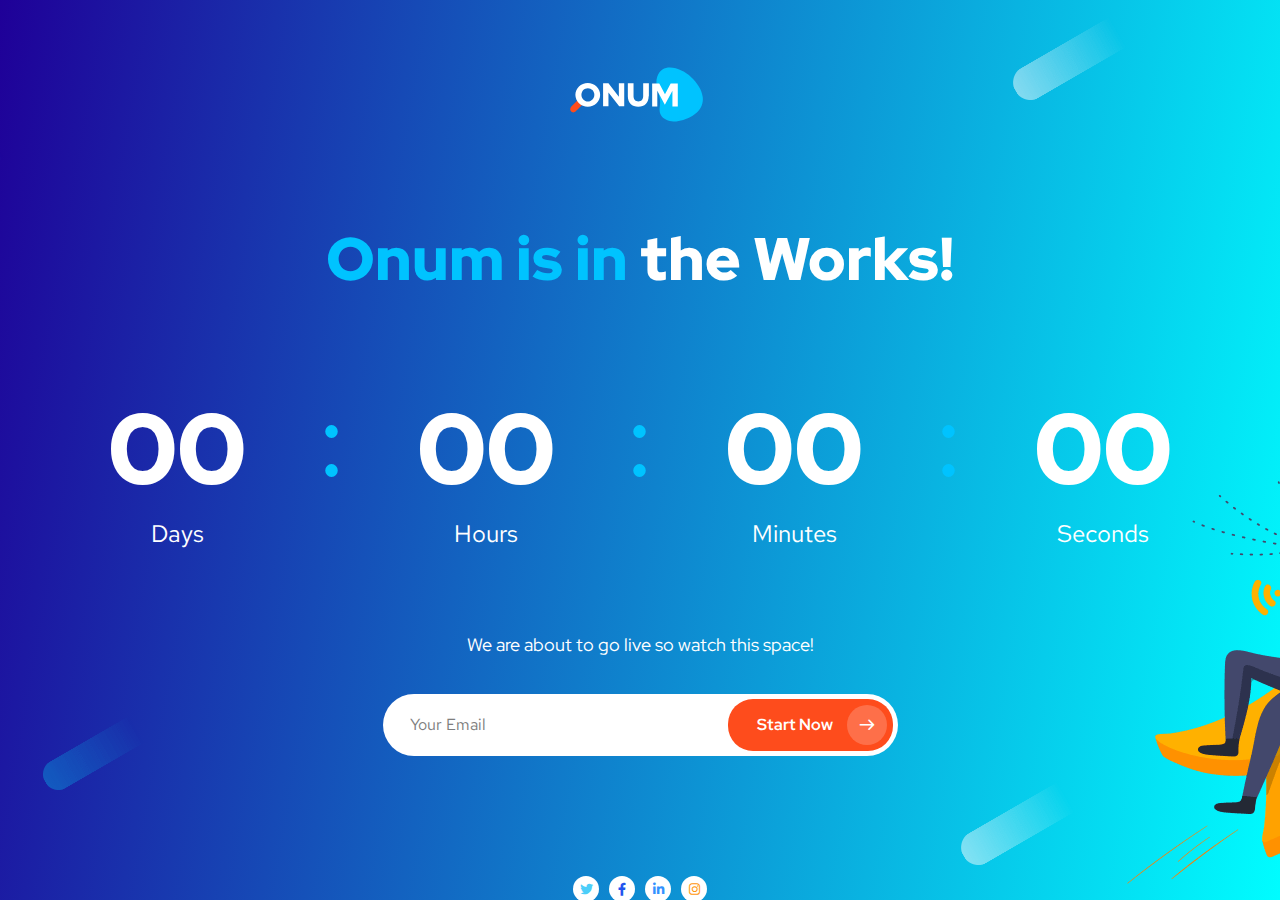
<file: coming-soon.html>
<!DOCTYPE html>
<html lang="en">

<head>
    <meta charset="utf-8">
    <meta http-equiv="X-UA-Compatible" content="IE=edge" />
    <meta name="viewport" content="width=device-width, initial-scale=1, maximum-scale=1" />
    <title>Coming Soon</title>
    <link rel="shortcut icon" type="image/x-icon" href="images/favicon.png" />
    <link rel="stylesheet" href="css/bootstrap.css" />
    <link rel="stylesheet" href="css/font-awesome.css" />
    <link rel="stylesheet" href="css/flaticon.css" />
    <link rel="stylesheet" href="css/slick.css">
    <link rel="stylesheet" href="css/slick-theme.css" />
    <link rel="stylesheet" href="css/magnific-popup.css" />
    <link rel="stylesheet" href="style.css" />
    <link rel="stylesheet" href="css/royal-preload.css" />
</head>

<body class="royal_preloader">
    <div id="page" class="site">

        <div id="content" class="site-content">
            <section class="coming-soon">
                <div class="cs-bg-overlay"></div>
                <div class="container">
                    <div class="row">
                        <div class="col-md-12 col-xs-12 p-t60 p-b100 text-center">
                            <img src="images/logo.svg" class="cs-logo attachment-full size-full" alt="">
                        </div>
                        <div class="col-md-12 col-xs-12 text-center">
                            <h2 class="coming-soon-title"><span class="text-second">Onum is in</span> the Works!</h2>
                        </div>
                        <div class="col-md-12 col-xs-12 p-lr60 text-center">
                            <ul class="ot-countdown unstyle" data-zone="0" data-date="2020/06/10 12:00" data-day="Day" data-days="Days" data-hour="Hour" data-hours="Hours" data-min="Minute" data-mins="Minutes" data-second="Second" data-seconds="Seconds">
                                <li><span class="days">00</span><p class="days_text">Days</p></li>
                                <li class="seperator">:</li>
                                <li><span class="hours">00</span><p class="hours_text">Hours</p></li>
                                <li class="seperator">:</li>
                                <li><span class="minutes">00</span><p class="minutes_text">Minutes</p></li>
                                <li class="seperator">:</li>
                                <li><span class="seconds">00</span><p class="seconds_text">Seconds</p></li>
                            </ul>
                        </div>
                        <div class="col-md-12 col-xs-12 text-center">
                            <p class="cs-subtitle">We are about to go live so watch this space!</p>
                        </div>
                        <div class="col-md-12 col-xs-12 text-center p-t40">
                            <div role="form" class="wpcf7">
                                <form action="newsletter.php" method="post" class="wpcf7-form">
                                    <div class="cs-form one-line-form">
                                        <span class="wpcf7-form-control-wrap your-email">
                                            <input type="email" name="email" class="wpcf7-form-control wpcf7-text wpcf7-email" placeholder="Your Email" required="">
                                        </span>
                                        <button class="octf-btn octf-btn-icon octf-btn-primary">Start Now<i class="flaticon-right-arrow-1"></i></button>
                                    </div>
                                </form>
                            </div>
                        </div>
                        <div class="col-md-12 col-xs-12 text-center p-t120">
                            <div class="cs-social">
                                <a class="cs-social-icon twitter" target="_blank"><i class="fab fa-twitter"></i></a>
                                <a class="cs-social-icon facebook" target="_blank"><i class="fab fa-facebook-f"></i></a>
                                <a class="cs-social-icon linkedin" target="_blank"><i class="fab fa-linkedin-in"></i></a>
                                <a class="cs-social-icon instagram" target="_blank"><i class="fab fa-instagram"></i></a>
                            </div>
                        </div>
                    </div>
                </div>
            </section>

        </div>

    </div><!-- #page -->
        <!-- jQuery -->
    <script src="js/jquery.min.js"></script>
    <script src="js/slick.min.js"></script>
    <script src="js/jquery.magnific-popup.min.js"></script>
    <script src="js/jquery.isotope.min.js"></script>
    <script src="js/easypiechart.js"></script>
    <script src="js/jquery.countdown.min.js"></script>
    <script src="js/scripts.js"></script>
    <script src="js/header-mobile.js"></script>
    <script src="js/royal_preloader.min.js"></script>
</body>
</html>
<script type="text/javascript">
    window.jQuery = window.$ = jQuery;  
    (function($) { "use strict";
        //Preloader
        Royal_Preloader.config({
            mode           : 'logo',
            logo           : 'images/logo-dark.svg',
            logo_size      : [160, 75],
            showProgress   : true,
            showPercentage : true,
            text_colour: '#000000',
            background:  '#ffffff'
        });
    })(jQuery);
</script>
</file>
<file: css/flaticon.css>
/*
    Flaticon icon font: Flaticon
    Creation date: 26/08/2019 16:52
    */

@font-face {
  font-family: "Flaticon";
  src: url("../fonts/Flaticon.eot");
  src: url("../fonts/Flaticon.eot?#iefix") format("embedded-opentype"),
       url("../fonts/Flaticon.woff2") format("woff2"),
       url("../fonts/Flaticon.woff") format("woff"),
       url("../fonts/Flaticon.ttf") format("truetype"),
       url("../fonts/Flaticon.svg#Flaticon") format("svg");
  font-weight: normal;
  font-style: normal;
}

@media screen and (-webkit-min-device-pixel-ratio:0) {
  @font-face {
    font-family: "Flaticon";
    src: url("../fonts/Flaticon.svg#Flaticon") format("svg");
  }
}

[class^="flaticon-"]:before, [class*=" flaticon-"]:before,
[class^="flaticon-"]:after, [class*=" flaticon-"]:after {   
  font-family: Flaticon;
  font-size: 14px;
  font-style: normal;
  margin-left: 0px;
}

.flaticon-arrow-point-to-right:before { content: "\f100"; }
.flaticon-right-arrow:before { content: "\f101"; }
.flaticon-placeholder-filled-point:before { content: "\f102"; }
.flaticon-placeholder:before { content: "\f103"; }
.flaticon-phone:before { content: "\f104"; }
.flaticon-clock:before { content: "\f105"; }
.flaticon-search:before { content: "\f106"; }
.flaticon-supermarket:before { content: "\f107"; }
.flaticon-24h:before { content: "\f108"; }
.flaticon-check:before { content: "\f109"; }
.flaticon-share:before { content: "\f10a"; }
.flaticon-share-1:before { content: "\f10b"; }
.flaticon-arrowhead-thin-outline-to-the-left:before { content: "\f10c"; }
.flaticon-arrow-down-sign-to-navigate:before { content: "\f10d"; }
.flaticon-navigate-up-arrow:before { content: "\f10e"; }
.flaticon-chain:before { content: "\f10f"; }
.flaticon-heart:before { content: "\f110"; }
.flaticon-e-commerce-like-heart:before { content: "\f111"; }
.flaticon-like:before { content: "\f112"; }
.flaticon-heart-1:before { content: "\f113"; }
.flaticon-quote:before { content: "\f114"; }
.flaticon-quotation:before { content: "\f115"; }
.flaticon-writer:before { content: "\f116"; }
.flaticon-add:before { content: "\f117"; }
.flaticon-add-1:before { content: "\f118"; }
.flaticon-add-2:before { content: "\f119"; }
.flaticon-delete:before { content: "\f11a"; }
.flaticon-close-cross:before { content: "\f11b"; }
.flaticon-close:before { content: "\f11c"; }
.flaticon-close-button:before { content: "\f11d"; }
.flaticon-eye-open:before { content: "\f11e"; }
.flaticon-view:before { content: "\f11f"; }
.flaticon-left-arrow:before { content: "\f120"; }
.flaticon-right-arrow-1:before { content: "\f121"; }
.flaticon-left-arrow-1:before { content: "\f122"; }
.flaticon-arrow-pointing-to-right:before { content: "\f123"; }
.flaticon-next:before { content: "\f124"; }
.flaticon-keyboard-right-arrow-button:before { content: "\f125"; }
.flaticon-down-arrow:before { content: "\f126"; }
.flaticon-cart:before { content: "\f127"; }
.flaticon-graphic:before { content: "\f128"; }
.flaticon-portfolio:before { content: "\f129"; }
.flaticon-rocket:before { content: "\f12a"; }
.flaticon-aim:before { content: "\f12b"; }
.flaticon-system:before { content: "\f12c"; }
.flaticon-report:before { content: "\f12d"; }
.flaticon-globe:before { content: "\f12e"; }
.flaticon-startup:before { content: "\f12f"; }
.flaticon-internet:before { content: "\f130"; }
.flaticon-growth:before { content: "\f131"; }
.flaticon-pie-chart:before { content: "\f132"; }
.flaticon-pie-chart-1:before { content: "\f133"; }
.flaticon-document:before { content: "\f134"; }
.flaticon-search-1:before { content: "\f135"; }
.flaticon-coding:before { content: "\f136"; }
.flaticon-pie-chart-2:before { content: "\f137"; }
.flaticon-cloud-computing:before { content: "\f138"; }
.flaticon-pinterest:before { content: "\f139"; }
.flaticon-arrow-pointing-to-left:before { content: "\f13a"; }
.flaticon-arrow-pointing-to-down:before { content: "\f13b"; }
.flaticon-arrow-pointing-to-up:before { content: "\f13c"; }
.flaticon-world:before { content: "\f13d"; }
.flaticon-note:before { content: "\f13e"; }
.flaticon-viber:before { content: "\f13f"; }
.flaticon-star:before { content: "\f140"; }
.flaticon-phone-1:before { content: "\f141"; }
.flaticon-envelope:before { content: "\f142"; }
.flaticon-cart-1:before { content: "\f143"; }
.flaticon-user:before { content: "\f144"; }
.flaticon-send:before { content: "\f145"; }
.flaticon-analytics:before { content: "\f146"; }
.flaticon-chart:before { content: "\f147"; }
.flaticon-chat:before { content: "\f148"; }
.flaticon-link:before { content: "\f149"; }
.flaticon-heart-2:before { content: "\f14a"; }
.flaticon-info:before { content: "\f14b"; }
.flaticon-close-1:before { content: "\f14c"; }
.flaticon-check-1:before { content: "\f14d"; }
.flaticon-check-2:before { content: "\f14e"; }
.flaticon-exclamation:before { content: "\f14f"; }
.flaticon-danger:before { content: "\f150"; }
.flaticon-facebook-logo:before { content: "\f151"; }
.flaticon-facebook-letter-logo:before { content: "\f152"; }
.flaticon-twitter:before { content: "\f153"; }
.flaticon-twitter-black-shape:before { content: "\f154"; }
.flaticon-twitter-social-logotype:before { content: "\f155"; }
.flaticon-instagram:before { content: "\f156"; }
.flaticon-instagram-logo:before { content: "\f157"; }
.flaticon-instagram-1:before { content: "\f158"; }
.flaticon-instagram-2:before { content: "\f159"; }
.flaticon-pinterest-letter-logo:before { content: "\f15a"; }
.flaticon-pinterest-1:before { content: "\f15b"; }
</file>
<file: css/royal-preload.css>
body.royal_preloader {
    background: none;
    visibility: hidden;    
}
#royal_preloader {
    visibility: visible;
    position: fixed;
    width:100%;
    height:100%;
    top: 0;
    right: 0;
    bottom: 0;
    left: 0;
    height: auto;
    margin: 0;
    z-index: 9999999999;
}
#royal_preloader.royal_preloader_number:before,
#royal_preloader.royal_preloader_progress:before {
    content: '';
    position: absolute;
    top: 0;
    right: 0;
    bottom: 0;
    left: 0;
    background-image: -webkit-radial-gradient(circle, rgba(255, 255, 255, 0.1), rgba(255, 255, 255, 0.01));
    background-image: -moz-radial-gradient(circle, rgba(255, 255, 255, 0.1), rgba(255, 255, 255, 0.01));
    background-image: -ms-radial-gradient(circle, rgba(255, 255, 255, 0.1), rgba(255, 255, 255, 0.01));
    background-image: -o-radial-gradient(circle, rgba(255, 255, 255, 0.1), rgba(255, 255, 255, 0.01));
    background-image: radial-gradient(circle, rgba(255, 255, 255, 0.1), rgba(255, 255, 255, 0.01));
}
#royal_preloader.complete {
    opacity: 0;
    -webkit-transition: opacity 0.2s linear 0.5s;
       -moz-transition: opacity 0.2s linear 0.5s;
        -ms-transition: opacity 0.2s linear 0.5s;
         -o-transition: opacity 0.2s linear 0.5s;
            transition: opacity 0.2s linear 0.5s;
}
#royal_preloader.royal_preloader_line {
    height: 2px;
    bottom: auto;
}

/* Number Mode */
#royal_preloader.royal_preloader_number .royal_preloader_percentage {
    position: absolute;
    top: 0;
    right: 0;
    bottom: 0;
    left: 0;
    margin: auto;
    width: 100px;
    height: 100px;
    border-width: 1px;
    border-style: solid;
    border-radius: 50%;
    line-height: 100px;
    font-size: 20px;
    font-family: Impact, Arial;
    text-shadow: 1px 1px 2px rgba(0, 0, 0, 0.1);
    text-align: center;
}
#royal_preloader.royal_preloader_number .royal_preloader_percentage > div {
    position: absolute;
    top: -2px;
    right: -2px;
    bottom: -2px;
    left: -2px;
    border: 4px solid transparent;
    border-left-color: #FFFFFF;
    border-radius: 50%;
    -webkit-animation: rotate 0.8s linear infinite;
       -moz-animation: rotate 0.8s linear infinite;
        -ms-animation: rotate 0.8s linear infinite;
         -o-animation: rotate 0.8s linear infinite;
            animation: rotate 0.8s linear infinite;
}

/* Line Mode */
#royal_preloader.royal_preloader_line .royal_preloader_loader {
    position: absolute;
    height: 100%;
    left: 0;
}
#royal_preloader.royal_preloader_line .royal_preloader_peg {
    position: absolute;
    right: 0;
    height: 100%;
    width: 100px;
    opacity: 0.5;
}

/* Text Mode */
#royal_preloader.royal_preloader_text .royal_preloader_loader {
    color: #FFFFFF;
    position: absolute;
    top: 0;
    bottom: 0;
    opacity:.2;
    left: 50%;
    font-family: 'Open Sans', sans-serif;
    font-weight:700;
    height: 80px;
    line-height: 80px;
    margin: auto;
    letter-spacing: -4px;
    font-size: 55px;
    white-space: nowrap;
}
#royal_preloader.royal_preloader_text .royal_preloader_loader div {
    position: absolute;
    top: 0px;
    right: 0px;
    bottom: 0px;
    left: 0%;
    background-color: #000000;
    opacity: 0.7;
    filter: alpha(opacity=70);
}

/* Scale Text Mode */
#royal_preloader.royal_preloader_scale_text .royal_preloader_loader {
    color: #FFFFFF;
    position: absolute;
    font-family: 'Open Sans', sans-serif;
    font-weight:700;
    top: 0;
    bottom: 0;
    left: 50%;
    height: 32px;
    line-height: 32px;
    margin: auto;
    letter-spacing: 1px;
    font-size: 32px;
    white-space: nowrap;
}

#royal_preloader.royal_preloader_scale_text .royal_preloader_loader span {
    display: inline-block;
    -webkit-transform: scale(0);
       -moz-transform: scale(0);
        -ms-transform: scale(0);
         -o-transform: scale(0);
            transform: scale(0);
}

#royal_preloader.royal_preloader_scale_text .royal_preloader_loader span.loaded {
    -webkit-animation: scale 0.2s forwards;
       -moz-animation: scale 0.2s forwards;
        -ms-animation: scale 0.2s forwards;
         -o-animation: scale 0.2s forwards;
            animation: scale 0.2s forwards;
}

/* Logo Mode */
#royal_preloader.royal_preloader_logo .royal_preloader_loader {
    position: absolute;
    left: 50%;
    top: 50%;
    margin: 0px;
    overflow: hidden;
    background-position: 50% 50%;
    background-repeat: no-repeat;
    background-size: 100%;
    border-radius: 5px;
}
#royal_preloader.royal_preloader_logo .royal_preloader_loader div {
    position: absolute;
    bottom: 0%;
    left: 0px;
    right: 0px;
    height: 100%;
    opacity: 0.7;
    filter: alpha(opacity=70);
}
#royal_preloader.royal_preloader_logo .royal_preloader_percentage {
    position: absolute;
    top: 50%;
    left: 50%;
    height: 40px;
    line-height: 40px;
    margin: 0px;
    color: #072E77;
    text-align: center;
    font-family: 'Open Sans';
    font-size: 13px;
    font-weight: 400;
    letter-spacing:2px;
    padding-top:10px;
}

/* Progress Mode */
#royal_preloader.royal_preloader_progress .royal_preloader_percentage {
    position: absolute;
    top: 50%;
    left: 0;
    right: 0;
    color: #AAAAAA;
    color: rgba(255, 255, 255, 0.1);
    font-family: Impact, Arial;
    font-size: 20px;
    text-align: center;
}
#royal_preloader.royal_preloader_progress .royal_preloader_loader {
    content: '';
    position: absolute;
    top: 50%;
    left: 0;
    right: 0;
    width: 60%;
    height: 2px;
    margin: -10px auto auto auto;
    background-color: rgba(0, 0, 0, 0.1); 
}
#royal_preloader.royal_preloader_progress .royal_preloader_meter {
    width: 0;
    height: 100%;
    margin: auto;
    padding: 0;
    background-color: #C76363;
}


@-webkit-keyframes rotate {
    0% { -webkit-transform: rotate(0);}
    100% { -webkit-transform: rotate(360deg); }
}
@-moz-keyframes rotate {
    0% { -moz-transform: rotate(0); }
    100% { -moz-transform: rotate(360deg); }
}
@-ms-keyframes rotate {
    0% { -ms-transform: rotate(0); }
    100% { -ms-transform: rotate(360deg); }
}
@-o-keyframes rotate {
    0% { -o-transform: rotate(0); }
    100% { -o-transform: rotate(360deg); }
}
@keyframes rotate {
    0% { transform: rotate(0); }
    100% { transform: rotate(360deg); }
}

@-webkit-keyframes scale {
    0% { -webkit-transform: scale(0); opacity: 0;}
    50% { -webkit-transform: scale(2);  opacity: 0.5;}
    100% { -webkit-transform: scale(1);  opacity: 1;}
}
@-moz-keyframes scale {
    0% { -moz-transform: scale(0); opacity: 0;}
    50% { -moz-transform: scale(2); opacity: 0.5;}
    100% { -moz-transform: scale(1); opacity: 1;}
}
@-ms-keyframes scale {
    0% { -ms-transform: scale(0); opacity: 0;}
    50% { -ms-transform: scale(2); opacity: 0.5;}
    100% { -ms-transform: scale(1); opacity: 1;}
}
@-o-keyframes scale {
    0% { -o-transform: scale(0); opacity: 0;}
    50% { -o-transform: scale(2); opacity: 0;.5}
    100% { -o-transform: scale(1); opacity: 1;}
}
@keyframes scale {
    0% { transform: scale(0); opacity: 0;}
    50% { transform: scale(2); opacity: 0.5;}
    100% { transform: scale(1); opacity: 1;}
}
@media only screen and (max-width: 800px) {
    #royal_preloader.royal_preloader_scale_text .royal_preloader_loader {
        height: 22px;
        line-height: 22px;
        font-size: 22px;
    }
}
</file>
<file: style.css>
/*--------------------------------------------------------------
>>> TABLE OF CONTENTS:
----------------------------------------------------------------
# Normalize
# Typography
# Elements
# Forms
# Navigation
	## Links
	## Menus
# Accessibility
# Alignments
# Clearings
# Widgets
# Content
	## Posts and pages
	## Comments
# Infinite scroll
# Media
	## Captions
	## Galleries
--------------------------------------------------------------*/
/*--------------------------------------------------------------
# Normalize
--------------------------------------------------------------*/
/*! normalize.css v8.0.0 | MIT License | github.com/necolas/normalize.css */
/* Document
	 ========================================================================== */

@import url('https://fonts.googleapis.com/css?family=Red+Hat+Display:400,400i,500,500i,700,700i,900,900i');
@import url('https://fonts.googleapis.com/css?family=Red+Hat+Text:400,400i,500,500i,700,700i');
/**
 * 1. Correct the line height in all browsers.
 * 2. Prevent adjustments of font size after orientation changes in iOS.
 */
html {
  line-height: 1.15;
  /* 1 */
  -webkit-text-size-adjust: 100%;
  /* 2 */
}

/* Sections
	 ========================================================================== */
/**
 * Remove the margin in all browsers.
 */
body {
  margin: 0;
  overflow-x: hidden;
}

/* Grouping content
	 ========================================================================== */
/**
 * 1. Add the correct box sizing in Firefox.
 * 2. Show the overflow in Edge and IE.
 */
hr {
  box-sizing: content-box;
  /* 1 */
  height: 0;
  /* 1 */
  overflow: visible;
  /* 2 */
}

/**
 * 1. Correct the inheritance and scaling of font size in all browsers.
 * 2. Correct the odd `em` font sizing in all browsers.
 */
pre {
  font-family: monospace, monospace;
  /* 1 */
  font-size: 1em;
  /* 2 */
}

/* Text-level semantics
	 ========================================================================== */
/**
 * Remove the gray background on active links in IE 10.
 */
a {
  background-color: transparent;
}

/**
 * 1. Remove the bottom border in Chrome 57-
 * 2. Add the correct text decoration in Chrome, Edge, IE, Opera, and Safari.
 */
abbr[title] {
  border-bottom: none;
  /* 1 */
  text-decoration: underline;
  /* 2 */
  text-decoration: underline dotted;
  /* 2 */
}

/**
 * Add the correct font weight in Chrome, Edge, and Safari.
 */
b,
strong {
  font-weight: bold;
}

/**
 * 1. Correct the inheritance and scaling of font size in all browsers.
 * 2. Correct the odd `em` font sizing in all browsers.
 */
code,
kbd,
samp {
  font-family: monospace, monospace;
  /* 1 */
  font-size: 1em;
  /* 2 */
}

/**
 * Add the correct font size in all browsers.
 */
small {
  font-size: 80%;
}

/**
 * Prevent `sub` and `sup` elements from affecting the line height in
 * all browsers.
 */
sub,
sup {
  font-size: 75%;
  line-height: 0;
  position: relative;
  vertical-align: baseline;
}

sub {
  bottom: -0.25em;
}

sup {
  top: -0.4em;
}

/* Embedded content
	 ========================================================================== */
/**
 * Remove the border on images inside links in IE 10.
 */
img {
  border-style: none;
}

/* Forms
	 ========================================================================== */
/**
 * 1. Change the font styles in all browsers.
 * 2. Remove the margin in Firefox and Safari.
 */
button,
input,
optgroup,
select,
textarea {
  font-family: inherit;
  /* 1 */
  font-size: 100%;
  /* 1 */
  line-height: 1.15;
  /* 1 */
  margin: 0;
  /* 2 */
}

/**
 * Show the overflow in IE.
 * 1. Show the overflow in Edge.
 */
button,
input {
  /* 1 */
  overflow: visible;
}

/**
 * Remove the inheritance of text transform in Edge, Firefox, and IE.
 * 1. Remove the inheritance of text transform in Firefox.
 */
button,
select {
  /* 1 */
  text-transform: none;
}

/**
 * Correct the inability to style clickable types in iOS and Safari.
 */
button,
[type=button],
[type=reset],
[type=submit] {
  -webkit-appearance: button;
}

/**
 * Remove the inner border and padding in Firefox.
 */
button::-moz-focus-inner,
[type=button]::-moz-focus-inner,
[type=reset]::-moz-focus-inner,
[type=submit]::-moz-focus-inner {
  border-style: none;
  padding: 0;
}

/**
 * Restore the focus styles unset by the previous rule.
 */
button:-moz-focusring,
[type=button]:-moz-focusring,
[type=reset]:-moz-focusring,
[type=submit]:-moz-focusring {
  outline: 1px dotted ButtonText;
}

/**
 * Correct the padding in Firefox.
 */
fieldset {
  padding: 0.35em 0.75em 0.625em;
}

/**
 * 1. Correct the text wrapping in Edge and IE.
 * 2. Correct the color inheritance from `fieldset` elements in IE.
 * 3. Remove the padding so developers are not caught out when they zero out
 *		`fieldset` elements in all browsers.
 */
legend {
  box-sizing: border-box;
  /* 1 */
  color: inherit;
  /* 2 */
  display: table;
  /* 1 */
  max-width: 100%;
  /* 1 */
  padding: 0;
  /* 3 */
  white-space: normal;
  /* 1 */
}

/**
 * Add the correct vertical alignment in Chrome, Firefox, and Opera.
 */
progress {
  vertical-align: baseline;
}

/**
 * Remove the default vertical scrollbar in IE 10+.
 */
textarea {
  overflow: auto;
}

/**
 * 1. Add the correct box sizing in IE 10.
 * 2. Remove the padding in IE 10.
 */
[type=checkbox],
[type=radio] {
  box-sizing: border-box;
  /* 1 */
  padding: 0;
  /* 2 */
}

/**
 * Correct the cursor style of increment and decrement buttons in Chrome.
 */
[type=number]::-webkit-inner-spin-button,
[type=number]::-webkit-outer-spin-button {
  height: auto;
}

/**
 * 1. Correct the odd appearance in Chrome and Safari.
 * 2. Correct the outline style in Safari.
 */
[type=search] {
  -webkit-appearance: textfield;
  /* 1 */
  outline-offset: -2px;
  /* 2 */
}

/**
 * Remove the inner padding in Chrome and Safari on macOS.
 */
[type=search]::-webkit-search-decoration {
  -webkit-appearance: none;
}

/**
 * 1. Correct the inability to style clickable types in iOS and Safari.
 * 2. Change font properties to `inherit` in Safari.
 */
::-webkit-file-upload-button {
  -webkit-appearance: button;
  /* 1 */
  font: inherit;
  /* 2 */
}

/* Interactive
	 ========================================================================== */
/*
 * Add the correct display in Edge, IE 10+, and Firefox.
 */
details {
  display: block;
}

/*
 * Add the correct display in all browsers.
 */
summary {
  display: list-item;
}

/* Misc
	 ========================================================================== */
/**
 * Add the correct display in IE 10+.
 */
template {
  display: none;
}

/**
 * Add the correct display in IE 10.
 */
[hidden] {
  display: none;
}

/*--------------------------------------------------------------
# Typography
--------------------------------------------------------------*/
body,
button,
input,
select,
optgroup,
textarea {
  color: #606060;
  font-family: "Red Hat Text", sans-serif;
  font-size: 16px;
  line-height: 1.875;
  font-weight: 400;
  -ms-word-wrap: break-word;
  word-wrap: break-word;
  box-sizing: border-box;
}

h1, h2, h3, h4, h5, h6 {
  font-weight: 900;
  line-height: 1.2;
  margin: 0 0 20px;
  color: #1a1b1e;
  font-family: "Red Hat Display", sans-serif;
}

h1 {
  font-size: 42px;
}

h2 {
  font-size: 36px;
}

h3 {
  font-size: 30px;
}

h4 {
  font-size: 24px;
}

h5 {
  font-size: 20px;
}

h6 {
  font-size: 18px;
}

/* Responsive heading */
/* Tablet Large */
@media only screen and (max-width: 1024px) {
  body {
    line-height: 1.5;
  }

  h1 {
    font-size: 40px;
  }

  h2 {
    font-size: 32px;
  }

  h3 {
    font-size: 24px;
  }

  h4, h5, h6 {
    font-size: 18px;
  }
}
/* Tablet Small */
@media only screen and (max-width: 768px) {
  h1, h2, h3, h4, h5, h6 {
    font-weight: 700;
  }

  h1 {
    font-size: 32px;
  }

  h2 {
    font-size: 26px;
    line-height: 1.15384615;
  }

  h3 {
    font-size: 22px;
    line-height: 1.13636364;
  }

  h4, h5, h6 {
    line-height: 1.11111111;
  }
}
p {
  margin: 0 0 20px;
}

p:last-child {
    margin-bottom: 0;
}

dfn, cite, em, i {
  font-style: italic;
}

blockquote {
  font-size: 24px;
  line-height: 42px;
  margin: 30px 0;
  font-family: "Red Hat Display", sans-serif;
  font-weight: 500;
  padding: 0 30px;
  position: relative;
  color: #1a1b1e;
}
blockquote:before {
  content: "";
  display: block;
  position: absolute;
  left: 0;
  top: 7%;
  width: 3px;
  height: 86%;
  background: #fe4c1c;
}
blockquote cite {
  font-size: 14px;
  font-style: normal;
  font-weight: 700;
  text-transform: uppercase;
  letter-spacing: 1px;
  color: #a5b7d2;
}

address {
  margin: 0 0 1.5em;
}

pre {
  background: #eee;
  font-family: "Courier 10 Pitch", Courier, monospace;
  font-size: 15px;
  line-height: 1.7142857143;
  margin-bottom: 1.6em;
  max-width: 100%;
  overflow: auto;
  padding: 1.6em;
}

code, kbd, tt, var {
  font-family: Monaco, Consolas, "Andale Mono", "DejaVu Sans Mono", monospace;
  font-size: 15px;
}

abbr, acronym {
  border-bottom: 1px dotted #666;
  cursor: help;
}

mark, ins {
  background: #fff9c0;
  text-decoration: none;
}

big {
  font-size: 125%;
}

.bg-alt {
  background: #f7f7f7;
}

.bg-primary {
  background: #fe4c1c;
}

.bg-second {
  background: #00c3ff;
}

.bg-third {
  background: #0160e7;
}

.bg-gradient {
  background-color: #0039e4;
  background-image: -moz-linear-gradient(145deg, #0039e4, #04dbf1);
  background-image: -webkit-linear-gradient(145deg, #0039e4, #04dbf1);
  background-image: linear-gradient(145deg, #0039e4, #04dbf1);
}

.bg-hover-gradient:hover {
  background-color: #0039e4;
  background-image: -moz-linear-gradient(145deg, #0039e4, #04dbf1);
  background-image: -webkit-linear-gradient(145deg, #0039e4, #04dbf1);
  background-image: linear-gradient(145deg, #0039e4, #04dbf1);
}

.text-primary {
  color: #fe4c1c;
}

.text-second {
  color: #00c3ff;
}

.text-third {
  color: #0160e7;
}

.text-dark {
  color: #1a1b1e;
}

.text-gray {
  color: #a5b7d2;
}

.text-radius {
  border-radius: 3px;
  padding: 0 3px;
}

.font-main {
  font-family: "Red Hat Text", sans-serif;
}

.font-second {
  font-family: "Red Hat Display", sans-serif;
}

.section-padd {
  padding: 110px 0;
}

.section-padd-bot {
  padding-bottom: 110px;
}

.section-padd-top {
  padding-top: 110px;
}

.section-padd-top70 {
  padding-top: 70px;
}

.lead {
  font-size: 18px;
}

.clear-both {
  clear: both;
}

.unstyle {
  list-style: none;
  padding-left: 0;
}

.font14 {
  font-size: 14px;
}

.font22 {
  font-size: 22px;
  line-height: 36px;
}

.text-light {
  color: #fff;
}
.text-light * {
  color: #fff;
}

.bolder {
  font-weight: 900;
}

.bold {
  font-weight: 700;
}

.medium {
  font-weight: 500;
}

.normal {
  font-weight: 400;
}

.lighter {
  font-weight: 300;
}

.underline {
  text-decoration: underline;
}

.fleft {
  float: left;
}

.fright {
  float: right;
}

.dtable {
  display: table;
}

.dcell {
  display: table-cell;
  vertical-align: middle;
}

.overflow {
  overflow: hidden;
}

.overlay {
  position: absolute;
  top: 0;
  left: 0;
  background: #fff;
  opacity: 0.8;
  width: 100%;
  height: 100%;
  z-index: -1;
}

.gaps {
  clear: both;
  height: 20px;
  display: block;
}
.gaps.size-2x {
  height: 40px;
}

.slick-arrow {
  z-index: 1;
  position: absolute;
  top: 50%;
  left: 40px;
  margin-top: -23px;
  width: 46px;
  height: 46px;
  background: #fff;
  color: #00c3ff;
  border: none;
  outline: none;
  border-radius: 50%;
  -webkit-border-radius: 50%;
  -moz-border-radius: 50%;
  -webkit-transition: all 0.3s linear;
  -moz-transition: all 0.3s linear;
  -o-transition: all 0.3s linear;
  -ms-transition: all 0.3s linear;
  transition: all 0.3s linear;
  box-shadow: 6px 6px 13px 0px rgba(42, 67, 113, 0.15);
  -webkit-box-shadow: 6px 6px 13px 0px rgba(42, 67, 113, 0.15);
  -moz-box-shadow: 6px 6px 13px 0px rgba(42, 67, 113, 0.15);
}
.slick-arrow:not(.slick-disabled):hover {
  background: #00c3ff;
  color: #fff;
}
.slick-arrow.next-nav {
  left: auto;
  right: 40px;
}
.slick-arrow i:before {
  font-size: 18px;
}

.no-padding-top {
  padding-top: 0px !important;
}

.padding-top-40 {
  padding-top: 40px;
}

section  {
  position: relative;
  z-index: 0;
}
/* Row */
.flex-row {
    display: -webkit-flex;
    display: -ms-flexbox;
    display: flex;
    -ms-flex-wrap: wrap;
    flex-wrap: wrap;
    margin-right: -15px;
    margin-left: -15px;
}
.d-flex {
    display: -webkit-flex;
    display: -ms-flexbox;
    display: flex;
    -ms-flex-wrap: wrap;
    flex-wrap: wrap;
}
/*-------------------------------------
  padding (around)
-------------------------------------*/

.p-a0 {
  padding: 0;
}

.p-a5 {
  padding: 5px;
}

.p-a10 {
  padding: 10px;
}

.p-a15 {
  padding: 15px;
}

.p-a20 {
  padding: 20px;
}

.p-a25 {
  padding: 25px;
}

.p-a30 {
  padding: 30px;
}

.p-a40 {
  padding: 40px;
}

.p-a50 {
  padding: 50px;
}

.p-a60 {
  padding: 60px;
}

.p-a70 {
  padding: 70px;
}

.p-a80 {
  padding: 80px;
}

.p-a90 {
  padding: 90px;
}

.p-a100 {
  padding: 100px;
}

.p-a110 {
  padding: 110px;
}

.p-a120 {
  padding: 120px;
}

.p-a130 {
  padding: 130px;
}

.p-a140 {
  padding: 140px;
}

.p-a150 {
  padding: 150px;
}


/*-------------------------------------
  Padding (top)
-------------------------------------*/

.p-t0 {
  padding-top: 0;
}

.p-t5 {
  padding-top: 5px;
}

.p-t10 {
  padding-top: 10px;
}

.p-t15 {
  padding-top: 15px;
}

.p-t20 {
  padding-top: 20px;
}
.p-t30 {
  padding-top: 30px;
}

.p-t35 {
  padding-top: 35px;
}

.p-t40 {
  padding-top: 40px;
}

.p-t50 {
  padding-top: 50px;
}

.p-t60 {
  padding-top: 60px;
}

.p-t70 {
  padding-top: 70px;
}

.p-t80 {
  padding-top: 80px;
}

.p-t90 {
  padding-top: 90px;
}

.p-t100 {
  padding-top: 100px;
}

.p-t105 {
  padding-top: 105px;
}

.p-t110 {
  padding-top: 110px;
}

.p-t120 {
  padding-top: 120px;
}

.p-t125 {
  padding-top: 125px;
}

.p-t130 {
  padding-top: 130px;
}

.p-t140 {
  padding-top: 140px;
}

.p-t150 {
  padding-top: 150px;
}

.p-t160 {
  padding-top: 160px;
}

.p-t165 {
  padding-top: 165px;
}

.p-t200 {
  padding-top: 200px;
}

.p-t210 {
  padding-top: 210px;
}

.p-t330 {
  padding-top: 330px;
}

.p-t280 {
  padding-top: 280px;
}

/*-------------------------------------
    Padding (bottom)
-------------------------------------*/

.p-b0 {
  padding-bottom: 0;
}

.p-b5 {
  padding-bottom: 5px;
}

.p-b10 {
  padding-bottom: 10px;
}

.p-b15 {
  padding-bottom: 15px;
}

.p-b20 {
  padding-bottom: 20px;
}

.p-b30 {
  padding-bottom: 30px;
}

.p-b35 {
  padding-bottom: 35px;
}

.p-b40 {
  padding-bottom: 40px;
}

.p-b45 {
  padding-bottom: 45px;
}

.p-b50 {
  padding-bottom: 50px;
}

.p-b60 {
  padding-bottom: 60px;
}

.p-b70 {
  padding-bottom: 70px;
}

.p-b75 {
  padding-bottom: 75px;
}

.p-b80 {
  padding-bottom: 80px;
}

.p-b83 {
  padding-bottom: 83px;
}

.p-b90 {
  padding-bottom: 90px;
}

.p-b100 {
  padding-bottom: 100px;
}

.p-b110 {
  padding-bottom: 110px;
}

.p-b120 {
  padding-bottom: 120px;
}

.p-b130 {
  padding-bottom: 130px;
}

.p-b140 {
  padding-bottom: 140px;
}

.p-b150 {
  padding-bottom: 150px;
}

.p-b155 {
  padding-bottom: 155px;
}

.p-b160 {
  padding-bottom: 160px;
}

.p-b170 {
  padding-bottom: 170px;
}

.p-b180 {
  padding-bottom: 170px;
}

.p-b210 {
  padding-bottom: 210px;
}

.p-b290 {
  padding-bottom: 290px;
}

.p-b330 {
  padding-bottom: 330px;
}

.p-b340 {
  padding-bottom: 340px;
}

.p-b400 {
  padding-bottom: 400px;
}

/*-------------------------------------
  Padding (left)
-------------------------------------*/

.p-l0 {
  padding-left: 0;
}

.p-l5 {
  padding-left: 5px;
}

.p-l10 {
  padding-left: 10px;
}

.p-l15 {
  padding-left: 15px;
}

.p-l20 {
  padding-left: 20px;
}

.p-l30 {
  padding-left: 30px;
}

.p-l40 {
  padding-left: 40px;
}

.p-l50 {
  padding-left: 50px;
}

.p-l60 {
  padding-left: 60px;
}

.p-l70 {
  padding-left: 70px;
}

.p-l80 {
  padding-left: 80px;
}

.p-l85 {
  padding-left: 85px;
}

.p-l90 {
  padding-left: 90px;
}

.p-l95 {
  padding-left: 95px;
}

.p-l100 {
  padding-left: 100px;
}

.p-l110 {
  padding-left: 110px;
}

.p-l120 {
  padding-left: 120px;
}

.p-l130 {
  padding-left: 130px;
}

.p-l140 {
  padding-left: 140px;
}

.p-l150 {
  padding-left: 150px;
}


/*-------------------------------------
  Padding (right)
-------------------------------------*/

.p-r0 {
  padding-right: 0;
}

.p-r5 {
  padding-right: 5px;
}

.p-r10 {
  padding-right: 10px;
}

.p-r15 {
  padding-right: 15px;
}

.p-r20 {
  padding-right: 20px;
}

.p-r30 {
  padding-right: 30px;
}

.p-r40 {
  padding-right: 40px;
}

.p-r50 {
  padding-right: 50px;
}

.p-r60 {
  padding-right: 60px;
}

.p-r70 {
  padding-right: 70px;
}

.p-r80 {
  padding-right: 80px;
}

.p-r90 {
  padding-right: 90px;
}

.p-r100 {
  padding-right: 100px;
}

.p-r110 {
  padding-right: 110px;
}

.p-r120 {
  padding-right: 120px;
}

.p-r130 {
  padding-right: 130px;
}

.p-r140 {
  padding-right: 140px;
}

.p-r150 {
  padding-right: 150px;
}


/*-------------------------------------
  Padding (left right)
-------------------------------------*/

.p-lr0 {
  padding-left: 0;
  padding-right: 0;
}

.p-lr5 {
  padding-left: 5px;
  padding-right: 5px;
}

.p-lr10 {
  padding-left: 10px;
  padding-right: 10px;
}

.p-lr15 {
  padding-left: 15px;
  padding-right: 15px;
}

.p-lr20 {
  padding-left: 20px;
  padding-right: 20px;
}

.p-lr30 {
  padding-left: 30px;
  padding-right: 30px;
}

.p-lr40 {
  padding-left: 40px;
  padding-right: 40px;
}

.p-lr50 {
  padding-left: 50px;
  padding-right: 50px;
}

.p-lr60 {
  padding-left: 60px;
  padding-right: 60px;
}

.p-lr70 {
  padding-left: 70px;
  padding-right: 70px;
}

.p-lr80 {
  padding-left: 80px;
  padding-right: 80px;
}

.p-lr90 {
  padding-left: 90px;
  padding-right: 90px;
}

.p-lr100 {
  padding-left: 100px;
  padding-right: 100px;
}

.p-lr120 {
  padding-left: 120px;
  padding-right: 120px;
}

.p-lr150 {
  padding-left: 150px;
  padding-right: 150px;
}


/*-------------------------------------
  Padding (top bottom)
-------------------------------------*/

.p-tb0 {
  padding-bottom: 0;
  padding-top: 0;
}

.p-tb5 {
  padding-bottom: 5px;
  padding-top: 5px;
}

.p-tb10 {
  padding-bottom: 10px;
  padding-top: 10px;
}

.p-tb15 {
  padding-bottom: 15px;
  padding-top: 15px;
}

.p-tb20 {
  padding-bottom: 20px;
  padding-top: 20px;
}

.p-tb30 {
  padding-bottom: 30px;
  padding-top: 30px;
}

.p-tb40 {
  padding-bottom: 40px;
  padding-top: 40px;
}

.p-tb50 {
  padding-bottom: 50px;
  padding-top: 50px;
}

.p-tb60 {
  padding-bottom: 60px;
  padding-top: 60px;
}

.p-tb70 {
  padding-bottom: 70px;
  padding-top: 70px;
}

.p-tb80 {
  padding-bottom: 80px;
  padding-top: 80px;
}

.p-tb90 {
  padding-bottom: 90px;
  padding-top: 90px;
}

.p-tb100 {
  padding-bottom: 100px;
  padding-top: 100px;
}

.p-tb110 {
  padding-bottom: 110px;
  padding-top: 110px;
}

.p-tb120 {
  padding-bottom: 120px;
  padding-top: 120px;
}

.p-tb150 {
  padding-bottom: 150px;
  padding-top: 150px;
}


/*-------------------------------------
  margin (around)
-------------------------------------*/

.m-a-1 {
  margin: -1px
}

.m-a0 {
  margin: 0;
}

.m-a5 {
  margin: 5px;
}

.m-a10 {
  margin: 10px;
}

.m-a15 {
  margin: 15px;
}

.m-a20 {
  margin: 20px;
}

.m-a30 {
  margin: 30px;
}

.m-a40 {
  margin: 40px;
}

.m-a50 {
  margin: 50px;
}

.m-a60 {
  margin: 60px;
}

.m-a70 {
  margin: 70px;
}

.m-a80 {
  margin: 80px;
}

.m-a90 {
  margin: 90px;
}

.m-a100 {
  margin: 100px;
}

.m-a110 {
  margin: 110px;
}

.m-a120 {
  margin: 120px;
}

.m-a130 {
  margin: 130px;
}

.m-a140 {
  margin: 140px;
}

.m-a150 {
  margin: 150px;
}


/*-------------------------------------
  marging (top)
-------------------------------------*/

.m-t0 {
  margin-top: 0;
}

.m-t5 {
  margin-top: 5px;
}

.m-t10 {
  margin-top: 10px;
}

.m-t15 {
  margin-top: 15px;
}

.m-t20 {
  margin-top: 20px;
}

.m-t30 {
  margin-top: 30px;
}

.m-t40 {
  margin-top: 40px;
}

.m-t50 {
  margin-top: 50px;
}

.m-t60 {
  margin-top: 60px;
}

.m-t70 {
  margin-top: 70px;
}

.m-t80 {
  margin-top: 80px;
}

.m-t90 {
  margin-top: 90px;
}

.m-t100 {
  margin-top: 100px;
}

.m-t110 {
  margin-top: 110px;
}

.m-t120 {
  margin-top: 120px;
}

.m-t130 {
  margin-top: 130px;
}

.m-t140 {
  margin-top: 140px;
}

.m-t150 {
  margin-top: 150px;
}


/*-------------------------------------
  marging (bottom)
-------------------------------------*/

.m-b0 {
  margin-bottom: 0;
}

.m-b5 {
  margin-bottom: 5px;
}

.m-b10 {
  margin-bottom: 10px;
}

.m-b15 {
  margin-bottom: 15px!important;
}

.m-b20 {
  margin-bottom: 20px;
}

.m-b25 {
  margin-bottom: 25px;
}

.m-b30 {
  margin-bottom: 30px;
}

.m-b35 {
  margin-bottom: 35px;
}

.m-b40 {
  margin-bottom: 40px;
}

.m-b45 {
  margin-bottom: 45px;
}

.m-b50 {
  margin-bottom: 50px;
}

.m-b55 {
  margin-bottom: 55px;
}

.m-b60 {
  margin-bottom: 60px;
}

.m-b70 {
  margin-bottom: 70px;
}

.m-b80 {
  margin-bottom: 80px;
}

.m-b90 {
  margin-bottom: 90px;
}

.m-b95 {
  margin-bottom: 95px;
}

.m-b100 {
  margin-bottom: 100px;
}

.m-b110 {
  margin-bottom: 110px;
}

.m-b120 {
  margin-bottom: 120px;
}

.m-b130 {
  margin-bottom: 130px;
}

.m-b140 {
  margin-bottom: 140px;

}

.m-b150 {
  margin-bottom: 150px;
}


/*-------------------------------------
  marging (left)
-------------------------------------*/

.m-l0 {
  margin-left: 0;
}

.m-l5 {
  margin-left: 5px;
}

.m-l10 {
  margin-left: 10px;
}

.m-l15 {
  margin-left: 15px;
}

.m-l20 {
  margin-left: 20px;
}

.m-l30 {
  margin-left: 30px;
}

.m-l40 {
  margin-left: 40px;
}

.m-l50 {
  margin-left: 50px;
}

.m-l60 {
  margin-left: 60px;
}

.m-l70 {
  margin-left: 70px;
}

.m-l80 {
  margin-left: 80px;
}

.m-l90 {
  margin-left: 90px;
}

.m-l100 {
  margin-left: 100px;
}

.m-l110 {
  margin-left: 110px;
}

.m-l120 {
  margin-left: 120px;
}

.m-l130 {
  margin-left: 130px;
}

.m-l140 {
  margin-left: 140px;
}

.m-l150 {
  margin-left: 150px;
}


/*-------------------------------------
  marging (right)
-------------------------------------*/

.m-r0 {
  margin-right: 0;
}

.m-r5 {
  margin-right: 5px;
}

.m-r10 {
  margin-right: 10px;
}

.m-r15 {
  margin-right: 15px;
}

.m-r20 {
  margin-right: 20px;
}

.m-r30 {
  margin-right: 30px;
}

.m-r40 {
  margin-right: 40px;
}

.m-r50 {
  margin-right: 50px;
}

.m-r60 {
  margin-right: 60px;
}

.m-r70 {
  margin-right: 70px;
}

.m-r80 {
  margin-right: 80px;
}

.m-r90 {
  margin-right: 90px;
}

.m-r100 {
  margin-right: 100px;
}

.m-r110 {
  margin-right: 110px;
}

.m-r120 {
  margin-right: 120px;
}

.m-r130 {
  margin-right: 130px;
}

.m-r140 {
  margin-right: 140px;
}

.m-r150 {
  margin-right: 150px;
}

.m-r--60 {
  margin-right: -60px;
}

/*-------------------------------------
  marging (left right)
-------------------------------------*/

.m-lr0 {
  margin-left: 0;
  margin-right: 0;
}

.m-lr5 {
  margin-left: 5px;
  margin-right: 5px;
}

.m-lr10 {
  margin-left: 10px;
  margin-right: 10px;
}

.m-lr15 {
  margin-left: 15px;
  margin-right: 15px;
}

.m-lr20 {
  margin-left: 20px;
  margin-right: 20px;
}

.m-lr30 {
  margin-left: 30px;
  margin-right: 30px;
}

.m-lr40 {
  margin-left: 40px;
  margin-right: 40px;
}

.m-lr50 {
  margin-left: 50px;
  margin-right: 50px;
}

.m-lr60 {
  margin-left: 60px;
  margin-right: 60px;
}

.m-lr70 {
  margin-left: 70px;
  margin-right: 70px;
}

.m-lr80 {
  margin-left: 80px;
  margin-right: 80px;
}

.m-lr90 {
  margin-left: 90px;
  margin-right: 90px;
}

.m-lr100 {
  margin-left: 100px;
  margin-right: 100px;
}

.m-lr120 {
  margin-left: 120px;
  margin-right: 120px;
}

.m-lr150 {
  margin-left: 150px;
  margin-right: 150px;
}
.m-l--60 {
  margin-left: -60px;
}

/*-------------------------------------
  marging (top bottom)
-------------------------------------*/

.m-tb0 {
  margin-bottom: 0;
  margin-top: 0;
}

.m-tb5 {
  margin-bottom: 5px;
  margin-top: 5px;
}

.m-tb10 {
  margin-bottom: 10px;
  margin-top: 10px;
}

.m-tb15 {
  margin-bottom: 15px;
  margin-top: 15px;
}

.m-tb20 {
  margin-bottom: 20px;
  margin-top: 20px;
}

.m-tb30 {
  margin-bottom: 30px;
  margin-top: 30px;
}

.m-tb40 {
  margin-bottom: 40px;
  margin-top: 40px;
}

.m-tb50 {
  margin-bottom: 50px;
  margin-top: 50px;
}

.m-tb60 {
  margin-bottom: 60px;
  margin-top: 60px;
}

.m-tb70 {
  margin-bottom: 70px;
  margin-top: 70px;
}

.m-tb80 {
  margin-bottom: 80px;
  margin-top: 80px;
}

.m-tb90 {
  margin-bottom: 90px;
  margin-top: 90px;
}

.m-tb100 {
  margin-bottom: 100px;
  margin-top: 100px;
}

.m-tb120 {
  margin-bottom: 120px;
  margin-top: 120px;
}

.m-tb150 {
  margin-bottom: 150px;
  margin-top: 150px;
}

/* Tablet Small */
@media only screen and (max-width: 768px) {
  blockquote {
    font-size: 20px;
    line-height: 1.6;
  }

  blockquote cite {
    font-size: 13px;
    font-weight: 700;
  }
}
/*--------------------------------------------------------------
# Elements
--------------------------------------------------------------*/
html {
  box-sizing: border-box;
}

*,
*:before,
*:after {
  /* Inherit box-sizing to make it easier to change the property for components that leverage other behavior; see https://css-tricks.com/inheriting-box-sizing-probably-slightly-better-best-practice/ */
  box-sizing: inherit;
}

body {
  background: #fff;
  /* Fallback for when there is no custom background color defined. */
}

hr {
  background-color: #ccc;
  border: 0;
  height: 1px;
  margin-bottom: 1.5em;
}

ul,
ol {
  margin: 0 0 20px;
  padding-left: 18px;
}

ul {
  list-style: disc;
}

ol {
  list-style: decimal;
}

li > ul,
li > ol {
  margin-bottom: 0;
  margin-left: 1.5em;
}

dt {
  font-weight: 700;
}

dd {
  margin: 0 1.5em 1.5em;
}

.none-style {
  list-style: none;
  padding-left: 0;
}

img {
  height: auto;
  /* Make sure images are scaled correctly. */
  max-width: 100%;
  /* Adhere to container width. */
}

figure {
  margin: 1em 0;
  /* Extra wide images within figure tags don't overflow the content area. */
}

table {
  margin: 0 0 1.5em;
  width: 100%;
  border-collapse: collapse;
  border-spacing: 0;
  border-width: 1px 0 0 1px;
}

caption,
td,
th {
  padding: 0;
  font-weight: normal;
  text-align: left;
}

table,
th,
td {
  border: 1px solid #eee;
}

th {
  font-weight: 700;
}

th,
td {
  padding: 0.4375em;
}

/*--------------------------------------------------------------
# Forms
--------------------------------------------------------------*/
/* #button Group
================================================== */
.octf-btn {
  transition: all 0.2s ease-out;
  -webkit-transition: all 0.2s ease-out;
  -moz-transition: all 0.2s ease-out;
  -o-transition: all 0.2s ease-out;
  -ms-transition: all 0.2s ease-out;
  font-size: 16px;
  padding: 16px 28px 16px 28px;
  line-height: 1;
  display: inline-block;
  margin: 0;
  text-decoration: none;
  white-space: nowrap;
  vertical-align: middle;
  font-weight: bold;
  letter-spacing: 0;
  text-align: center;
  background: #fe4c1c;
  cursor: pointer;
  border: 1px solid transparent;
  outline: 0;
  box-sizing: border-box;
  color: #fff;
  position: relative;
  font-family: "Red Hat Display", sans-serif;
  overflow: hidden;
  border-radius: 25px;
  -webkit-border-radius: 25px;
  -moz-border-radius: 25px;
  box-shadow: 12px 12px 20px 0px rgba(254, 76, 28, 0.3);
  -webkit-box-shadow: 12px 12px 20px 0px rgba(254, 76, 28, 0.3);
  -moz-box-shadow: 12px 12px 20px 0px rgba(254, 76, 28, 0.3);
}
.octf-btn:visited {
  color: #fff;
}
.octf-btn:hover, .octf-btn:focus {
  color: #fff;
}
.octf-btn:hover, .octf-btn:focus {
  box-shadow: none;
}
.octf-btn.octf-btn-white {
  background: #ffffff;
  box-shadow: 6px 6px 13px 0px rgba(42, 67, 113, 0.15);
  -webkit-box-shadow: 6px 6px 13px 0px rgba(42, 67, 113, 0.15);
  -moz-box-shadow: 6px 6px 13px 0px rgba(42, 67, 113, 0.15);
  color: #fe4c1c;
}
.octf-btn.octf-btn-white i {
  background: #fe4c1c;
  color: #ffffff;
}
.octf-btn.octf-btn-white:visited, .octf-btn.octf-btn-white:hover, .octf-btn.octf-btn-white:focus {
  color: #fe4c1c;
}
.octf-btn.octf-btn-white:before {
  background-color: rgba(254, 76, 28, 0.5);
}
.octf-btn:before {
  content: "";
  position: absolute;
  top: 0;
  left: 0;
  width: 100%;
  height: 100%;
  z-index: 0;
  -webkit-transition: all 0.5s;
  -moz-transition: all 0.5s;
  -o-transition: all 0.5s;
  transition: all 0.5s;
  opacity: 1;
  -webkit-transform: translate(-105%, 0);
  transform: translate(-105%, 0);
  background-color: rgba(255, 255, 255, 0.8);
}
.octf-btn:hover:before {
  opacity: 0;
  -webkit-transform: translate(0, 0);
  transform: translate(0, 0);
}

.octf-btn-icon {
  text-align: left;
  padding: 5px 5px 5px 28px;
}
.octf-btn-icon i {
  background: #fff;
  color: #fe4c1c;
  width: 40px;
  height: 40px;
  line-height: 40px;
  text-align: center;
  display: inline-block;
  margin-left: 14px;
  border-radius: 50%;
  -webkit-border-radius: 50%;
  -moz-border-radius: 50%;
  -webkit-transition: all 0.3s linear;
  -moz-transition: all 0.3s linear;
  -o-transition: all 0.3s linear;
  -ms-transition: all 0.3s linear;
  transition: all 0.3s linear;
}

.octf-btn-primary {
  background: #fe4c1c;
}
.octf-btn-primary.octf-btn {
  box-shadow: 12px 12px 20px 0px rgba(254, 76, 28, 0.3);
  -webkit-box-shadow: 12px 12px 20px 0px rgba(254, 76, 28, 0.3);
  -moz-box-shadow: 12px 12px 20px 0px rgba(254, 76, 28, 0.3);
}
.octf-btn-primary.octf-btn-icon {
  box-shadow: 8px 8px 18px 0px rgba(254, 76, 28, 0.3);
  -webkit-box-shadow: 8px 8px 18px 0px rgba(254, 76, 28, 0.3);
  -moz-box-shadow: 8px 8px 18px 0px rgba(254, 76, 28, 0.3);
}
.octf-btn-primary:hover, .octf-btn-primary:focus {
  box-shadow: none;
}

.octf-btn-secondary {
  background: #00c3ff;
}
.octf-btn-secondary.octf-btn {
  box-shadow: 12px 12px 20px 0px rgba(0, 195, 255, 0.3);
  -webkit-box-shadow: 12px 12px 20px 0px rgba(0, 195, 255, 0.3);
  -moz-box-shadow: 12px 12px 20px 0px rgba(0, 195, 255, 0.3);
}
.octf-btn-secondary.octf-btn-icon {
  box-shadow: 8px 8px 18px 0px rgba(0, 195, 255, 0.3);
  -webkit-box-shadow: 8px 8px 18px 0px rgba(0, 195, 255, 0.3);
  -moz-box-shadow: 8px 8px 18px 0px rgba(0, 195, 255, 0.3);
}
.octf-btn-secondary i {
  color: #00c3ff;
}
.octf-btn-secondary.octf-btn-white {
  color: #00c3ff;
  box-shadow: 6px 6px 13px 0px rgba(42, 67, 113, 0.15);
  -webkit-box-shadow: 6px 6px 13px 0px rgba(42, 67, 113, 0.15);
  -moz-box-shadow: 6px 6px 13px 0px rgba(42, 67, 113, 0.15);
}
.octf-btn-secondary.octf-btn-white:visited, .octf-btn-secondary.octf-btn-white:hover, .octf-btn-secondary.octf-btn-white:focus {
  color: #00c3ff;
}
.octf-btn-secondary.octf-btn-white i {
  background: #00c3ff;
}
.octf-btn-secondary:hover, .octf-btn-secondary:focus {
  box-shadow: none;
}

.octf-btn-third {
  background: #0160e7;
}
.octf-btn-third.octf-btn {
  box-shadow: 12px 12px 20px 0px rgba(1, 96, 231, 0.3);
  -webkit-box-shadow: 12px 12px 20px 0px rgba(1, 96, 231, 0.3);
  -moz-box-shadow: 12px 12px 20px 0px rgba(1, 96, 231, 0.3);
}
.octf-btn-third.octf-btn-icon {
  box-shadow: 8px 8px 18px 0px rgba(1, 96, 231, 0.3);
  -webkit-box-shadow: 8px 8px 18px 0px rgba(1, 96, 231, 0.3);
  -moz-box-shadow: 8px 8px 18px 0px rgba(1, 96, 231, 0.3);
}
.octf-btn-third i {
  color: #0160e7;
}
.octf-btn-third.octf-btn-white {
  color: #0160e7;
  box-shadow: 6px 6px 13px 0px rgba(42, 67, 113, 0.15);
  -webkit-box-shadow: 6px 6px 13px 0px rgba(42, 67, 113, 0.15);
  -moz-box-shadow: 6px 6px 13px 0px rgba(42, 67, 113, 0.15);
}
.octf-btn-third.octf-btn-white:visited, .octf-btn-third.octf-btn-white:hover, .octf-btn-third.octf-btn-white:focus {
  color: #0160e7;
}
.octf-btn-third.octf-btn-white i {
  background: #0160e7;
}
.octf-btn-third:hover, .octf-btn-third:focus {
  box-shadow: none;
}

.octf-btn-no-icon i,
.awesome-icon span i {
  display: none;
}

.btn-readmore a {
  font-family: "Red Hat Display", sans-serif;
  transition: all 0.2s ease-out;
  -webkit-transition: all 0.2s ease-out;
  -moz-transition: all 0.2s ease-out;
  -o-transition: all 0.2s ease-out;
  -ms-transition: all 0.2s ease-out;
  font-size: 12px;
  line-height: 1;
  display: inline-block;
  text-decoration: none;
  white-space: nowrap;
  font-weight: 500;
  letter-spacing: 1px;
  text-transform: uppercase;
}

/* divider */
/* ------------------------------ */
.spacer-single {
  width: 100%;
  height: 30px;
  display: block;
  clear: both;
}

.spacer-single-10 {
  width: 100%;
  height: 10px;
  display: block;
  clear: both;
}

.spacer-double {
  width: 100%;
  height: 60px;
  display: block;
  clear: both;
}

.spacer-half {
  width: 100%;
  height: 15px;
  display: block;
  clear: both;
}

hr {
  display: block;
  clear: both;
  border-top: solid 1px #ddd;
  margin: 40px 0 40px 0;
}

.double-divider {
  border-top: 1px solid #dfe5e8;
  margin-top: 40px;
  display: block;
  margin-bottom: 45px;
}

@media (max-width: 767px) {
  .octf-btn:before {
    display: none;
  }
}
input[type=text],
input[type=email],
input[type=url],
input[type=password],
input[type=search],
input[type=number],
input[type=tel],
input[type=range],
input[type=date],
input[type=month],
input[type=week],
input[type=time],
input[type=datetime],
input[type=datetime-local],
input[type=color],
textarea {
  color: #7e7e7e;
  border: 1px solid #e6e6e6;
  border-radius: 23px;
  -webkit-border-radius: 23px;
  -moz-border-radius: 23px;
  padding: 9px 20px;
  box-sizing: border-box;
  outline: none;
}
input[type=text]:focus,
input[type=email]:focus,
input[type=url]:focus,
input[type=password]:focus,
input[type=search]:focus,
input[type=number]:focus,
input[type=tel]:focus,
input[type=range]:focus,
input[type=date]:focus,
input[type=month]:focus,
input[type=week]:focus,
input[type=time]:focus,
input[type=datetime]:focus,
input[type=datetime-local]:focus,
input[type=color]:focus,
textarea:focus {
  color: #7e7e7e;
}

select {
  border: 1px solid #e6e6e6;
}

textarea {
  width: 100%;
  padding: 15px 20px;
  vertical-align: top;
}

::-webkit-input-placeholder {
  /* Chrome/Opera/Safari */
  color: #7e7e7e;
}

::-moz-placeholder {
  /* Firefox 19+ */
  color: #7e7e7e;
}

:-ms-input-placeholder {
  /* IE 10+ */
  color: #7e7e7e;
}

:-moz-placeholder {
  /* Firefox 18- */
  color: #7e7e7e;
}

/*--------------------------------------------------------------
# Navigation
--------------------------------------------------------------*/
/*--------------------------------------------------------------
## Links
--------------------------------------------------------------*/
a {
  transition: all 0.3s linear;
  -webkit-transition: all 0.3s linear;
  -moz-transition: all 0.3s linear;
  -o-transition: all 0.3s linear;
  -ms-transition: all 0.3s linear;
  color: #00c3ff;
  text-decoration: none;
}
a:visited {
  color: #00c3ff;
}
a:hover, a:focus, a:active {
  color: #fe4c1c;
  text-decoration: none;
}
a:focus {
  outline: 0;
}
a:hover, a:active {
  outline: 0;
}

/*--------------------------------------------------------------
## Top Bar
--------------------------------------------------------------*/
.header-topbar {
  padding: 12px 0px;
  border-bottom: 1px solid #e5e5e5;
  color: #a5b7d2;
  font-size: 14px;
  font-family: "Red Hat Display", sans-serif;
  font-weight: 500;
}
.header-topbar a {
  color: #a5b7d2;
  -webkit-transition: all 0.3s linear;
  -moz-transition: all 0.3s linear;
  -o-transition: all 0.3s linear;
  -ms-transition: all 0.3s linear;
  transition: all 0.3s linear;
}
.header-topbar a:hover {
  color: #fe4c1c;
}

.topbar_menu {
  float: left;
  margin-right: 30px;
}
.topbar_menu ul {
  list-style: none;
  padding: 0px;
  margin: 0px;
}
.topbar_menu ul li {
  display: inline-block;
  border-right: 1px solid #e5e5e5;
  padding: 0px 31px;
  float: left;
}
.topbar_menu ul li:first-child {
  padding-left: 0px;
}
.topbar_menu ul li a {
  font-family: "Red Hat Display", sans-serif;
  font-size: 14px;
  line-height: 11.9px;
  font-weight: 500;
}

.social-list {
  list-style: none;
  padding: 0px;
  margin: 0px;
  float: left;
}
.social-list li {
  display: inline-block;
  margin: 0px 10px;
}
.social-list li:first-child {
  margin-left: 0px;
}
.social-list li a {
  display: inline-block;
  padding: 0px 3px;
}
.social-list li a i {
  font-size: 14px;
}

.topbar-info {
  list-style: none;
  padding: 0px;
  margin: 0px;
  float: right;
}
.topbar-info li {
  display: inline-block;
  border-right: 1px solid #e5e5e5;
  padding: 0px 31px;
  float: left;
}
.topbar-info li:last-child {
  border-right: none;
  padding-right: 0px;
}
.topbar-info li i {
  display: inline-block;
  font-size: 16px;
  color: #00c3ff;
  margin-right: 5px;
  line-height: 1;
}

.topbar_languages {
  float: right;
  border-left: 1px solid #e5e5e5;
  margin-left: 30px;
  padding-left: 20px;
}
.topbar_languages select {
  background: transparent;
  border: 0px solid #F0F3FB;
  border-radius: 0px;
  padding: 0px 20px 0px 10px;
  font-family: "Red Hat Display", sans-serif;
  font-size: 14px;
  font-weight: 500;
  color: #a5b7d2;
  /* Here's the code we need */
  -webkit-appearance: none;
  -moz-appearance: none;
  -ms-appearance: none;
  -o-appearance: none;
  appearance: none;
}
.topbar_languages select:focus {
  outline: none;
}
.topbar_languages select::-ms-expand {
  display: none;
}
.topbar_languages select option {
  color: #a2b7d2;
}
.topbar_languages > div {
  position: relative;
}
.topbar_languages > div:after {
  position: absolute;
  top: 50%;
  right: 0px;
  margin-top: -5px;
  font-family: "Flaticon";
  content: "";
  font-size: 11px;
  line-height: 1;
  color: #a5b7d2;
  font-weight: 500;
  pointer-events: none;
}

/* Topbar Header Overlay */
.header-overlay .header-topbar {
  color: #fff;
  background-color: rgba(255, 255, 255, 0.1);
  border-bottom: none;
  box-shadow: 8px 8px 30px 0px rgba(42, 67, 113, 0.15);
  -webkit-box-shadow: 8px 8px 30px 0px rgba(42, 67, 113, 0.15);
  -moz-box-shadow: 8px 8px 30px 0px rgba(42, 67, 113, 0.15);
}
.header-overlay .header-topbar a {
  color: #fff;
}
.header-overlay .header-topbar a:hover {
  color: #fe4c1c;
}
.header-overlay .header-topbar .topbar_menu ul li {
  border-right: 0px solid #e5e5e5;
  padding: 0px 20px;
}
.header-overlay .header-topbar .topbar_menu ul li:first-child {
  padding-left: 0px;
}
.header-overlay .header-topbar .topbar_menu ul li:last-child {
  padding-right: 10px;
}
.header-overlay .header-topbar .topbar-info li {
  border-right: none;
  padding: 0px 20px;
}
.header-overlay .header-topbar .topbar-info li:last-child {
  padding-right: 0;
}
.header-overlay .header-topbar .topbar_languages {
  border: none;
  padding-left: 8px;
  margin: 0px;
}
.header-overlay .header-topbar .topbar_languages > div:after {
  color: rgba(255, 255, 255, 0.5);
}
.header-overlay .header-topbar .topbar_languages select {
  color: #fff;
}

/*--------------------------------------------------------------
## Logo
--------------------------------------------------------------*/
#site-logo {
    padding-top: 24px;
    padding-bottom: 24px;
    padding-left: 0;
    padding-right: 0;
}
#site-logo {
  display: inline-flex;
  vertical-align: middle;
  align-items: center;
  justify-content: center;
  line-height: 1;
}
#site-logo img {
  width: 124px;
}
#site-logo img.logo-static {
  display: block;
}
#site-logo img.logo-scroll {
  display: none;
}

.header-overlay #site-logo img.logo-static {
  display: none;
}
.header-overlay #site-logo img.logo-scroll {
  display: block;
}
.header-overlay .is-stuck #site-logo img.logo-static {
  display: block;
}
.header-overlay .is-stuck #site-logo img.logo-scroll {
  display: none;
}

/*--------------------------------------------------------------
## Menus
--------------------------------------------------------------*/
.site-header {
  background: #fff;
  -webkit-box-shadow: 8px 8px 30px 0px rgba(42, 67, 113, 0.15);
  -moz-box-shadow: 8px 8px 30px 0px rgba(42, 67, 113, 0.15);
  box-shadow: 8px 8px 30px 0px rgba(42, 67, 113, 0.15);
  position: relative;
  z-index: 10;
  border-bottom-style: solid;
  border-bottom-width: 1px;
  border-bottom-color: transparent;
}
.site-header.header-overlay {
  background:#ffffffbf;
  -webkit-box-shadow: 0px 0px 0px 0px rgba(42, 67, 113, 0.15);
  -moz-box-shadow: 0px 0px 0px 0px rgba(42, 67, 113, 0.15);
  box-shadow: 0px 0px 0px 0px rgba(42, 67, 113, 0.15);
  position: absolute;
  top: 0;
  left: 0;
  width: 100%;
}
.site-header.header-style-1 {
  border-bottom-color: rgba(255, 255, 255, 0.2);
}
.site-header .octf-main-header.is-stuck {
  border-bottom-style: solid;
  border-bottom-width: 1px;
  border-bottom-color: transparent;
}

.octf-mainbar-container {
  display: flex;
  flex-flow: row wrap;
  align-items: stretch;
}

.octf-mainbar {
  display: flex;
  flex-flow: column wrap;
  flex: 1 auto;
}

.octf-main-header .octf-mainbar-row {
  display: flex;
  flex-wrap: nowrap;
  align-items: stretch;
  flex: 1 auto;
}

.octf-mainbar-row > [class^=octf-col] {
  display: flex;
  align-items: stretch;
  position: static;
}

.octf-mainbar-row .octf-col {
  flex-basis: 0;
  flex-grow: 1;
  max-width: 100%;
  width: 100%;
  min-height: 1px;
  padding-right: 15px;
  padding-left: 15px;
}

@media screen and (min-width: 1200px) {
  .octf-mainbar-row > [class^=octf-col] {
    flex-flow: row nowrap;
  }
  .octf-mainbar-row > [class^=octf-col].text-left {
    justify-content: flex-start;
  }
  .octf-mainbar-row > [class^=octf-col].text-center {
    justify-content: center;
  }
  .octf-mainbar-row > [class^=octf-col].text-right {
    justify-content: flex-end;
  }
}
.octf-main-header .octf-row > div:empty {
  display: none;
}

.octf-row {
  margin-right: -15px;
  margin-left: -15px;
}

.octf-col:before {
  display: inline-flex;
}

.octf-main-header .octf-row .octf-col-auto {
  flex: 0 0 auto;
  width: auto;
  max-width: none;
}

.octf-header-module {
  display: inline-flex;
  flex-direction: column;
  align-items: center;
  justify-content: center;
  position: relative;
}

.text-right {
  text-align: right;
}

.text-left {
  text-align: left;
}

.text-center {
  text-align: center;
}

/* Main Menu */
.main-navigation {
  position: relative;
  display: inline-block;
  vertical-align: middle;
  height: 100%;
  width: auto;
}

.main-navigation > ul {
  position: relative;
  display: flex;
  width: 100%;
  vertical-align: middle;
  height: 100%;
}

.main-navigation ul {
  font-family: "Red Hat Display", sans-serif;
  font-size: 16px;
  font-weight: 700;
  list-style: none;
  margin: 0px 0px;
  padding: 0px 0px;
}

.main-navigation > ul > li {
  margin: 0px 20px;
  padding: 0px 0px;
  float: left;
  position: relative;
  display: -webkit-box;
  display: -webkit-flex;
  display: -ms-flexbox;
  display: flex;
  -webkit-box-align: center;
  -webkit-align-items: center;
  -ms-flex-align: center;
  align-items: center;
  height: 100%;
}

.main-navigation > ul > li:after,
.main-navigation > ul > li:before {
  position: absolute;
  height: 5px;
  width: 0%;
  bottom: -3px;
  left: 0;
  background: #00c3ff;
  content: "";
  display: block;
  border-top-left-radius: 5px;
  border-top-right-radius: 0;
  border-bottom-right-radius: 0;
  border-bottom-left-radius: 5px;
  -webkit-border-top-left-radius: 5px;
  -webkit-border-top-right-radius: 0;
  -webkit-border-bottom-right-radius: 0;
  -webkit-border-bottom-left-radius: 5px;
  -moz-border-radius-topleft: 5px;
  -moz-border-radius-topright: 0;
  -moz-border-radius-bottomright: 0;
  -moz-border-radius-bottomleft: 5px;
  -webkit-transition: all 0.3s linear;
  -moz-transition: all 0.3s linear;
  -o-transition: all 0.3s linear;
  -ms-transition: all 0.3s linear;
  transition: all 0.3s linear;
}

.main-navigation > ul > li:before {
  border-top-left-radius: 0;
  border-top-right-radius: 5px;
  border-bottom-right-radius: 5px;
  border-bottom-left-radius: 0;
  -webkit-border-top-left-radius: 0;
  -webkit-border-top-right-radius: 5px;
  -webkit-border-bottom-right-radius: 5px;
  -webkit-border-bottom-left-radius: 0;
  -moz-border-radius-topleft: 0;
  -moz-border-radius-topright: 5px;
  -moz-border-radius-bottomright: 5px;
  -moz-border-radius-bottomleft: 0;
  left: auto;
  right: 0;
}

.main-navigation > ul > li:hover:before,
.main-navigation > ul > li.current-menu-item:before,
.main-navigation > ul > li.current-menu-ancestor:before {
  left: 50%;
  width: 50%;
}

.main-navigation > ul > li:hover:after,
.main-navigation > ul > li.current-menu-item:after,
.main-navigation > ul > li.current-menu-ancestor:after {
  left: auto;
  right: 50%;
  width: 50%;
}

.main-navigation ul ul {
  float: none;
  margin: 0px 0px;
  padding: 0px 0px;
  background-color: #fff;
  -webkit-box-shadow: 8px 8px 30px 0px rgba(42, 67, 113, 0.15);
  -moz-box-shadow: 8px 8px 30px 0px rgba(42, 67, 113, 0.15);
  box-shadow: 8px 8px 30px 0px rgba(42, 67, 113, 0.15);
}

.main-navigation ul > li > a {
  display: inline-block;
  padding: 15px 0px 15px 0px;
  line-height: 35px;
  text-decoration: none;
  text-align: center;
  outline: none;
  color: #1a1b1e;
  white-space: nowrap;
  -webkit-transition: all 0.2s ease-out 0s;
  -moz-transition: all 0.2s ease-out 0s;
  -o-transition: all 0.2s ease-out 0s;
  transition: all 0.2s ease-out 0s;
}
.main-navigation ul > li > a:hover {
  color: #00c3ff;
}

.main-navigation ul > li.menu-item-has-children > a {
  padding-right: 17px;
}

.main-navigation > ul > li.menu-item-has-children:last-child > a:after {
  right: 0px;
}

.main-navigation ul li li {
  display: block;
  position: relative;
  padding: 0px 40px;
}

.main-navigation ul li li a {
  font-family: "Red Hat Text", sans-serif;
  font-size: 16px;
  line-height: 30px;
  font-weight: 500;
  color: #1a1b1e;
  text-align: left;
  display: block;
  padding: 5px 0px 5px 0px;
  position: relative;
  text-decoration: none;
  outline: none;
  text-transform: none;
  -webkit-transition: all 0.2s linear;
  -moz-transition: all 0.2s linear;
  -o-transition: all 0.2s linear;
  -ms-transition: all 0.2s linear;
  transition: all 0.2s linear;
}

.main-navigation ul li li a:before {
  position: absolute;
  content: "";
  top: 50%;
  left: -15px;
  width: 6px;
  height: 6px;
  border-radius: 50%;
  -webkit-border-radius: 50%;
  -moz-border-radius: 50%;
  background-color: #00c3ff;
  -webkit-transform: translateY(-50%);
  -moz-transform: translateY(-50%);
  transform: translateY(-50%);
  -webkit-transition: all 0.2s linear;
  -moz-transition: all 0.2s linear;
  -o-transition: all 0.2s linear;
  -ms-transition: all 0.2s linear;
  transition: all 0.2s linear;
  visibility: hidden;
  opacity: 0;
}

.main-navigation ul li li a:hover:before,
.main-navigation ul ul li.current-menu-item > a:before,
.main-navigation ul ul li.current-menu-ancestor > a:before {
  left: 0px;
  visibility: visible;
  opacity: 1;
}

.main-navigation ul li li a:hover,
.main-navigation ul ul li.current-menu-item > a,
.main-navigation ul ul li.current-menu-ancestor > a {
  color: #00c3ff;
  padding-left: 15px;
}

.main-navigation ul > li.menu-item-has-children > a:after {
  position: absolute;
  width: 11px;
  height: 6px;
  right: 0px;
  top: 50%;
  margin-top: -4px;
  font-family: "Flaticon";
  content: "";
  font-size: 11px;
  line-height: 1;
  color: rgba(85, 105, 135, 0.5);
  font-weight: 500;
}

.main-navigation ul > li li.menu-item-has-children > a:after {
  position: absolute;
  width: 6px;
  height: 11px;
  right: 15px;
  top: 50%;
  margin-top: -6px;
  font-family: "Flaticon";
  content: "";
  font-size: 11px;
  line-height: 1;
  color: rgba(85, 105, 135, 0.5);
  font-weight: 500;
}

.main-navigation ul li ul {
  width: 290px;
  white-space: nowrap;
  padding: 25px 0px;
  position: absolute;
  top: calc(100% + 10px);
  left: -40px;
  z-index: 10;
  visibility: hidden;
  opacity: 0;
  -webkit-transform: translateY(30px);
  -ms-transform: translateY(30px);
  transform: translateY(30px);
  transition: all 0.3s ease-in-out;
  -webkit-transition: all 0.3s ease-in-out;
  -moz-transition: all 0.3s ease-in-out;
  -o-transition: all 0.3s ease-in-out;
  -ms-transition: all 0.3s ease-in-out;
  border-radius: 15px;
  -webkit-border-radius: 15px;
  -moz-border-radius: 15px;
  box-sizing: border-box;
}
.main-navigation ul li ul:before {
  content: "";
  position: absolute;
  height: 10px;
  width: 100%;
  top: -8px;
  left: 0;
}

.main-navigation ul li ul ul {
  right: 100%;
  top: -25px;
  left: auto;
  transition: all 0.35s ease-in-out;
  -webkit-transition: all 0.35s ease-in-out;
  -moz-transition: all 0.35s ease-in-out;
  -o-transition: all 0.35s ease-in-out;
  -ms-transition: all 0.35s ease-in-out;
}

.main-navigation ul li:hover > ul {
  visibility: visible;
  opacity: 1;
}

.main-navigation ul > li:hover > ul {
  -webkit-transform: translateY(0px);
  -ms-transform: translateY(0px);
  transform: translateY(0px);
}

/* Header Overlay */
.header-overlay .main-navigation > ul > li > a {
  color: black;
}
.header-overlay .main-navigation > ul > li.menu-item-has-children > a:after {
  color: rgba(255, 255, 255, 0.5);
}
.header-overlay .is-stuck .main-navigation > ul > li > a {
  color: #1a1b1e;
}
.header-overlay .is-stuck .main-navigation > ul > li.menu-item-has-children > a:after {
  color: rgba(85, 105, 135, 0.5);
}

/* Header Call To Action */
.octf-btn-cta {
  display: inline-flex;
  vertical-align: middle;
  position: relative;
}
.octf-btn-cta .toggle_search {
  cursor: pointer;
}
.octf-btn-cta .h-search-form-field {
  display: none;
  position: absolute;
  z-index: 99;
  top: -webkit-calc(100% + 10px);
  top: expression(100% + 10px);
  top: -moz-calc(100% + 10px);
  top: -o-calc(100% + 10px);
  top: calc(100% + 10px);
  right: -30px;
  width: 330px;
}
.octf-btn-cta .h-search-form-field .h-search-form-inner {
  padding: 30px;
  background-color: #fff;
  border-radius: 15px;
  -webkit-border-radius: 15px;
  -moz-border-radius: 15px;
  box-shadow: 8px 8px 30px 0px rgba(42, 67, 113, 0.15);
  -webkit-box-shadow: 8px 8px 30px 0px rgba(42, 67, 113, 0.15);
  -moz-box-shadow: 8px 8px 30px 0px rgba(42, 67, 113, 0.15);
}
.octf-btn-cta .h-search-form-field.show {
  -webkit-animation: stickySlideUp 0.5s cubic-bezier(0.23, 1, 0.32, 1) both;
  animation: stickySlideUp 0.5s cubic-bezier(0.23, 1, 0.32, 1) both;
}
.octf-btn-cta .octf-cta-icons i {
  background: #f0f6ff;
  color: #1a1b1e;
  width: 50px;
  height: 50px;
  line-height: 50px;
  text-align: center;
  display: inline-block;
  margin-left: 10px;
  vertical-align: middle;
  border-radius: 50%;
  -webkit-border-radius: 50%;
  -moz-border-radius: 50%;
  -webkit-transition: all 0.2s linear;
  -moz-transition: all 0.2s linear;
  -o-transition: all 0.2s linear;
  -ms-transition: all 0.2s linear;
  transition: all 0.2s linear;
}
.octf-btn-cta .octf-cta-icons i:before, .octf-btn-cta .octf-cta-icons i:after {
  font-size: 17px;
  color: #1a1b1e;
  font-weight: 700;
}
.octf-btn-cta .octf-cta-icons i.flaticon-delete:before, .octf-btn-cta .octf-cta-icons i.flaticon-delete:after {
  font-size: 12px;
}
.octf-btn-cta .btn-cta-group {
  margin-left: 30px;
}

.header-style-1.header-overlay .octf-btn-cta .octf-cta-icons i {
  background: rgba(255, 255, 255, 0.2);
  color: #fff;
  -webkit-transition: all 0.3s linear;
  -moz-transition: all 0.3s linear;
  -o-transition: all 0.3s linear;
  -ms-transition: all 0.3s linear;
  transition: all 0.3s linear;
}
.header-style-1.header-overlay .octf-btn-cta .octf-cta-icons i:before {
  color: #fff;
}
.header-style-1.header-overlay .octf-main-header.is-stuck .octf-btn-cta .octf-cta-icons i {
  background: #f0f6ff;
  color: #1a1b1e;
  transition: all 0.3s ease-in-out;
  -webkit-transition: all 0.3s ease-in-out;
  -moz-transition: all 0.3s ease-in-out;
  -o-transition: all 0.3s ease-in-out;
  -ms-transition: all 0.3s ease-in-out;
}
.header-style-1.header-overlay .octf-main-header.is-stuck .octf-btn-cta .octf-cta-icons i:before {
  color: #1a1b1e;
}
.header-style-1.header-overlay .btn-cta-header a {
  color: #00c3ff;
  background: #fff;
  box-shadow: 8px 8px 20px 0px rgba(0, 139, 153, 0.3);
  -webkit-box-shadow: 8px 8px 20px 0px rgba(0, 139, 153, 0.3);
  -moz-box-shadow: 8px 8px 20px 0px rgba(0, 139, 153, 0.3);
  -webkit-transition: all 0.3s linear;
  -moz-transition: all 0.3s linear;
  -o-transition: all 0.3s linear;
  -ms-transition: all 0.3s linear;
  transition: all 0.3s linear;
}
.header-style-1.header-overlay .btn-cta-header a:hover {
  box-shadow: 0px 0px 0px 0px rgba(0, 139, 153, 0.3);
  -webkit-box-shadow: 0px 0px 0px 0px rgba(0, 139, 153, 0.3);
  -moz-box-shadow: 0px 0px 0px 0px rgba(0, 139, 153, 0.3);
  border: 1px solid;
}

/* Sticky Header */
@-webkit-keyframes stickySlideUp {
  from {
    -webkit-transform: translateY(10%);
    transform: translateY(10%);
  }
  to {
    -webkit-transform: translateY(0);
    transform: translateY(0);
  }
}
@keyframes stickySlideUp {
  from {
    -webkit-transform: translateY(10%);
    transform: translateY(10%);
  }
  to {
    -webkit-transform: translateY(0);
    transform: translateY(0);
  }
}
@-webkit-keyframes stickySlideDown {
  from {
    -webkit-transform: translateY(-100%);
    transform: translateY(-100%);
  }
  to {
    -webkit-transform: translateY(0);
    transform: translateY(0);
  }
}
@keyframes stickySlideDown {
  from {
    -webkit-transform: translateY(-100%);
    transform: translateY(-100%);
  }
  to {
    -webkit-transform: translateY(0);
    transform: translateY(0);
  }
}
.is-stuck {
  -webkit-animation: stickySlideDown 0.65s cubic-bezier(0.23, 1, 0.32, 1) both;
  -moz-transition: stickySlideDown 0.65s cubic-bezier(0.23, 1, 0.32, 1) both;
  animation: stickySlideDown 0.65s cubic-bezier(0.23, 1, 0.32, 1) both;
}

.is-stuck {
  position: fixed;
  left: 0;
  right: 0;
  top: 0;
  z-index: 99;
}

.admin-bar .is-stuck,
.admin-bar .header-overlay {
  top: 32px;
}

@media screen and (min-width: 1200px) {
  .is-stuck {
    background-color: #fff;
    webkit-box-shadow: 4px 4px 30px 0px rgba(42, 67, 113, 0.15);
    -moz-box-shadow: 4px 4px 30px 0px rgba(42, 67, 113, 0.15);
    box-shadow: 4px 4px 30px 0px rgba(42, 67, 113, 0.15);
    -webkit-backdrop-filter: blur(20px) saturate(180%);
    backdrop-filter: blur(20px) saturate(180%);
  }
}
.is-stuck #site-logo {
  padding: 15px 0px 15px 0px;
}

.header-fullwidth .octf-area-wrap {
  padding-left: 100px;
  padding-right: 100px;
}

/* WooCommerce Header Cart */
.cart-contents {
  position: relative;
  display: inline-block;
}
.cart-contents .count {
  position: absolute;
  top: -10px;
  left: 7px;
  width: 25px;
  height: 25px;
  line-height: 25px;
  background: #00c3ff;
  color: #fff;
  text-align: center;
  border-radius: 50%;
  -webkit-border-radius: 50%;
  -moz-border-radius: 50%;
  font-family: "Red Hat Display", sans-serif;
  font-size: 12px;
  font-weight: bold;
}

/* .cd-header sticky */
@media only screen and (min-width: 1170px) {
  .cd-header {
    -webkit-transition: background-color 0.3s;
    -moz-transition: background-color 0.3s;
    transition: background-color 0.3s;
    /* Force Hardware Acceleration in WebKit */
    -webkit-transform: translate3d(0, 0, 0);
    -moz-transform: translate3d(0, 0, 0);
    -ms-transform: translate3d(0, 0, 0);
    -o-transform: translate3d(0, 0, 0);
    transform: translate3d(0, 0, 0);
    -webkit-backface-visibility: hidden;
    backface-visibility: hidden;
    width: 100%;
  }

  .cd-header.is-fixed {
    /* when the user scrolls down, we hide the header right above the viewport */
    position: fixed;
    top: -162px;
    background-color: #fff;
    -webkit-transition: -webkit-transform 0.3s;
    -moz-transition: -moz-transform 0.3s;
    transition: transform 0.3s;
  }

  .cd-header.is-visible {
    /* if the user changes the scrolling direction, we show the header */
    -webkit-transform: translate3d(0, 100%, 0);
    -moz-transform: translate3d(0, 100%, 0);
    -ms-transform: translate3d(0, 100%, 0);
    -o-transform: translate3d(0, 100%, 0);
    transform: translate3d(0, 100%, 0);
  }
}
@media (max-width: 782px) {
  .admin-bar .is-stuck,
.admin-bar .header-overlay {
    top: 46px;
  }
}
@media (max-width: 600px) {
  .admin-bar .is-stuck,
.admin-bar .header-overlay {
    top: 0;
  }
}
.h-cart-btn {
  position: relative;
}

.site-header-cart {
  position: absolute;
  visibility: hidden;
  opacity: 0;
  z-index: 10;
  top: -webkit-calc(100% + 10px);
  top: expression(100% + 10px);
  top: -moz-calc(100% + 10px);
  top: -o-calc(100% + 10px);
  top: calc(100% + 10px);
  right: -30px;
  background: #fff;
  width: 330px;
  padding: 30px;
  border-radius: 15px;
  -webkit-border-radius: 15px;
  -moz-border-radius: 15px;
  box-shadow: 8px 8px 30px 0px rgba(42, 67, 113, 0.15);
  -webkit-box-shadow: 8px 8px 30px 0px rgba(42, 67, 113, 0.15);
  -moz-box-shadow: 8px 8px 30px 0px rgba(42, 67, 113, 0.15);
  -webkit-transform: translateY(30px);
  -ms-transform: translateY(30px);
  transform: translateY(30px);
  transition: all 0.3s ease-in-out;
  -webkit-transition: all 0.3s ease-in-out;
  -moz-transition: all 0.3s ease-in-out;
  -o-transition: all 0.3s ease-in-out;
  -ms-transition: all 0.3s ease-in-out;
}
.site-header-cart .woocommerce-mini-cart__buttons {
  margin-bottom: 0px;
}
.site-header-cart .widget_shopping_cart_content {
  text-align: left;
}

.cart-btn-hover:hover .site-header-cart {
  visibility: visible;
  opacity: 1;
  -webkit-transform: translateY(0px);
  -ms-transform: translateY(0px);
  transform: translateY(0px);
}
.cart-btn-hover:hover .site-header-cart:before {
  content: "";
  position: absolute;
  height: 10px;
  width: 100%;
  top: -10px;
  left: 0px;
}

/*--------------------------------------------------------------
## Header Mobile
--------------------------------------------------------------*/
.header_mobile {
  display: none;
}

@media only screen and (max-width: 1199px) {
  .octf-main-header {
    display: none;
  }

  .header-topbar {
    display: none;
  }

  .site-header {
    background: #fff;
    -webkit-box-shadow: 2px 2px 15px 0px rgba(42, 67, 113, 0.15);
    -moz-box-shadow: 2px 2px 15px 0px rgba(42, 67, 113, 0.15);
    box-shadow: 2px 2px 15px 0px rgba(42, 67, 113, 0.15);
  }

  .header_mobile {
    display: block;
    font-family: "Red Hat Display", sans-serif;
    width: 100%;
    background: #fff;
  }
  .header_mobile.is-stuck {
    box-shadow: 2px 2px 15px 0px rgba(42, 67, 113, 0.15);
  }

  .header_mobile .mlogo_wrapper {
    position: relative;
    background: #fff;
    padding: 10px 0px;
  }
  .header_mobile .mlogo_wrapper img {
    height: 60px;
  }

  .header_mobile .mlogo_wrapper .mobile_logo {
    float: left;
  }

  #mmenu_toggle {
    position: absolute;
    cursor: pointer;
    width: 26px;
    height: 20px;
    right: 0px;
    margin-top: -10px;
    top: 50%;
  }

  #mmenu_toggle button {
    position: absolute;
    left: 0;
    top: 50%;
    margin: -2px 0 0;
    background: #1a1b1e;
    height: 4px;
    padding: 0;
    border: none;
    width: 100%;
    transition: all 0.3s ease;
    -webkit-transition: all 0.3s ease;
    -moz-transition: all 0.3s ease;
    -o-transition: all 0.3s ease;
    -ms-transition: all 0.3s ease;
    outline: none;
    border-radius: 2px;
  }

  #mmenu_toggle button:before {
    content: "";
    position: absolute;
    left: 0;
    top: -8px;
    width: 26px;
    height: 4px;
    background: #1a1b1e;
    -webkit-transform-origin: 1.5px center;
    transform-origin: 1.5px center;
    transition: all 0.3s ease;
    -webkit-transition: all 0.3s ease;
    -moz-transition: all 0.3s ease;
    -o-transition: all 0.3s ease;
    -ms-transition: all 0.3s ease;
    border-radius: 2px;
  }

  #mmenu_toggle button:after {
    content: "";
    position: absolute;
    left: 0;
    bottom: -8px;
    width: 26px;
    height: 4px;
    background: #1a1b1e;
    -webkit-transform-origin: 1.5px center;
    transform-origin: 1.5px center;
    transition: all 0.3s ease;
    -webkit-transition: all 0.3s ease;
    -moz-transition: all 0.3s ease;
    -o-transition: all 0.3s ease;
    -ms-transition: all 0.3s ease;
    border-radius: 2px;
  }

  #mmenu_toggle.active button {
    background: none;
  }

  #mmenu_toggle.active button:before {
    top: 0;
    -webkit-transform: rotate3d(0, 0, 1, -45deg);
    transform: rotate3d(0, 0, 1, -45deg);
    -webkit-transform-origin: 50% 50%;
    transform-origin: 50% 50%;
  }

  #mmenu_toggle.active button:after {
    bottom: 0;
    -webkit-transform: rotate3d(0, 0, 1, 45deg);
    transform: rotate3d(0, 0, 1, 45deg);
    -webkit-transform-origin: 50% 50%;
    transform-origin: 50% 50%;
  }

  .header_mobile .mobile_nav {
    display: none;
    background: #fff;
  }

  .header_mobile .mobile_nav .mobile_mainmenu {
    margin: 0;
    padding: 0;
  }

  .header_mobile .mobile_nav .mobile_mainmenu ul {
    position: relative;
    margin: 0;
    padding: 0;
    margin-left: 15px;
  }

  .header_mobile .mobile_nav.collapse .mobile_mainmenu ul {
    display: none;
  }

  .header_mobile .mobile_nav .mobile_mainmenu li {
    position: relative;
    list-style: none;
  }

  .header_mobile .mobile_nav .mobile_mainmenu li a {
    padding: 9px 0;
    display: block;
    color: #1a1b1e;
    font-weight: 500;
    border-bottom: 1px solid #e5e5e5;
  }

  .header_mobile .mobile_nav .mobile_mainmenu > li:last-child > a {
    border: none;
  }

  .header_mobile .mobile_nav .mobile_mainmenu li li a {
    font-size: 15px;
  }

  .header_mobile .mobile_nav .mobile_mainmenu li li a:hover,
.header_mobile .mobile_nav .mobile_mainmenu ul > li > ul > li.current-menu-ancestor > a {
    color: #fe4c1c;
  }

  .header_mobile .mobile_nav .mobile_mainmenu > li.menu-item-has-children .arrow {
    color: #fff;
    position: absolute;
    display: block;
    right: 0;
    top: 0;
    cursor: pointer;
    width: 50px;
    height: auto;
    padding: 9px 12px 9px 0;
    line-height: inherit;
    text-align: right;
    box-sizing: border-box;
  }

  .header_mobile .mobile_nav .mobile_mainmenu > li.menu-item-has-children .arrow i {
    color: #9397a7;
    display: inline-block;
    line-height: 1;
    -webkit-transition: transform 0.3s ease-in-out;
    -moz-transition: transform 0.3s ease-in-out;
    transition: transform 0.3s ease-in-out;
  }
  .header_mobile .mobile_nav .mobile_mainmenu > li.menu-item-has-children .arrow i:before, .header_mobile .mobile_nav .mobile_mainmenu > li.menu-item-has-children .arrow i:after {
    font-size: 11px;
    font-weight: 300;
  }

  .header_mobile .mobile_nav .mobile_mainmenu > li.menu-item-has-children .arrow.active i {
    -webkit-transform: rotate(90deg);
    -moz-transform: rotate(90deg);
    transform: rotate(90deg);
  }

  .header_mobile .mobile_nav .mobile_mainmenu > li > a:hover, .header_mobile .mobile_nav .mobile_mainmenu > li.current-menu-item > a,
.header_mobile .mobile_nav .mobile_mainmenu > li.current-menu-ancestor > a {
    color: #fe4c1c;
  }
}
@media only screen and (max-width: 767px) {
  .header_mobile .mlogo_wrapper {
    width: 100%;
  }
}
@media only screen and (max-width: 320px) {
  .mobile_logo img {
    max-width: 230px;
    max-height: 47px;
  }
}
/*--------------------------------------------------------------
## Page Header
--------------------------------------------------------------*/
.page-header {
  width: 100%;
  height: 300px;
  font-family: "Red Hat Display", sans-serif;
  font-weight: 500;
  background: center center no-repeat;
  background-size: cover;
  text-align: center;
}
.page-header .breadcrumbs {
  margin-bottom: 0;
  margin-top: 30px;
  text-transform: capitalize;
}
.page-header .breadcrumbs li {
  display: inline-block;
}
.page-header .breadcrumbs li:before {
  content: "";
  font-family: "Flaticon";
  font-size: 11px;
  color: #a5b7d2;
  margin: 0 8px;
}
.page-header .breadcrumbs li:first-child:before {
  display: none;
}
.page-header .breadcrumbs li a {
  color: #a5b7d2;
}
.page-header .breadcrumbs li a:hover {
  color: #fe4c1c;
}

.page-title {
  margin-bottom: 0;
}

/*--------------------------------------------------------------
# Accessibility
--------------------------------------------------------------*/
/* Text meant only for screen readers. */
.screen-reader-text {
  border: 0;
  clip: rect(1px, 1px, 1px, 1px);
  clip-path: inset(50%);
  height: 1px;
  margin: -1px;
  overflow: hidden;
  padding: 0;
  position: absolute !important;
  width: 1px;
  word-wrap: normal !important;
  /* Many screen reader and browser combinations announce broken words as they would appear visually. */
}
.screen-reader-text:focus {
  background-color: #f1f1f1;
  border-radius: 3px;
  box-shadow: 0 0 2px 2px rgba(0, 0, 0, 0.6);
  clip: auto !important;
  clip-path: none;
  color: #21759b;
  display: block;
  font-size: 14px;
  font-weight: bold;
  height: auto;
  left: 5px;
  line-height: normal;
  padding: 15px 23px 14px;
  text-decoration: none;
  top: 5px;
  width: auto;
  z-index: 100000;
  /* Above WP toolbar. */
}

/* Do not show the outline on the skip link target. */
#content[tabindex="-1"]:focus {
  outline: 0;
}

/*--------------------------------------------------------------
# Alignments
--------------------------------------------------------------*/
.alignleft {
  display: inline;
  float: left;
  margin-right: 1.5em;
}

.alignright {
  display: inline;
  float: right;
  margin-left: 1.5em;
}

.aligncenter {
  clear: both;
  display: block;
  margin-left: auto;
  margin-right: auto;
}

.text-center {
  text-align: center;
}

.text-left {
  text-align: left;
}

.text-right {
  text-align: right;
}

/*--------------------------------------------------------------
# Clearings
--------------------------------------------------------------*/
.clear:before,
.clear:after,
.entry-content:before,
.entry-content:after,
.comment-content:before,
.comment-content:after,
.site-header:before,
.site-header:after,
.site-content:before,
.site-content:after,
.site-footer:before,
.site-footer:after {
  content: "";
  display: table;
  table-layout: fixed;
}

.clear:after,
.entry-content:after,
.comment-content:after,
.site-header:after,
.site-content:after,
.site-footer:after {
  clear: both;
}

/*--------------------------------------------------------------
# Content
--------------------------------------------------------------*/
/*--------------------------------------------------------------
## Posts and pages
--------------------------------------------------------------*/
.entry-content {
  padding: 72px 0 102px;
}

.post-box .post-inner {
  box-shadow: 8px 8px 30px 0px rgba(42, 67, 113, 0.15);
  -webkit-box-shadow: 8px 8px 30px 0px rgba(42, 67, 113, 0.15);
  -moz-box-shadow: 8px 8px 30px 0px rgba(42, 67, 113, 0.15);
  border-radius: 15px;
  -webkit-border-radius: 15px;
  -moz-border-radius: 15px;
  background: #fff;
  margin-bottom: 60px;
  overflow: hidden;
}
.post-box p {
  margin-bottom: 0;
  letter-spacing: -0.2px;
}
.post-box .entry-media {
  position: relative;
}
.post-box .entry-media .post-cat {
  position: absolute;
  z-index: 1;
  top: 40px;
  left: 40px;
}
.post-box .inner-post {
  padding: 40px;
}
.post-box .post-cat a {
  border-radius: 3px;
  -webkit-border-radius: 3px;
  -moz-border-radius: 3px;
  font-family: "Red Hat Display", sans-serif;
  text-transform: uppercase;
  font-size: 12px;
  font-weight: 600;
  letter-spacing: 1px;
  line-height: 1;
  display: inline-block;
  color: #fff;
  background: #fe4c1c;
  padding: 10px;
  margin-bottom: 35px;
  margin-right: 6px;
}
.post-box .post-cat a:hover {
  background: #fff;
  color: #fe4c1c;
  box-shadow: 8px 8px 30px 0px rgba(42, 67, 113, 0.15);
  -webkit-box-shadow: 8px 8px 30px 0px rgba(42, 67, 113, 0.15);
  -moz-box-shadow: 8px 8px 30px 0px rgba(42, 67, 113, 0.15);
}
.post-box .entry-meta {
  text-transform: capitalize;
  font-family: "Red Hat Display", sans-serif;
  font-weight: 500;
  font-size: 14px;
  margin-bottom: 13px;
}
.post-box .entry-meta > span:not(.sl-wrapper) {
  margin-right: 10px;
  display: inline-block;
}
.post-box .entry-meta > span:not(.sl-wrapper) i {
  margin-right: 4px;
  -webkit-transition: all 0.3s linear;
  -moz-transition: all 0.3s linear;
  -o-transition: all 0.3s linear;
  -ms-transition: all 0.3s linear;
  transition: all 0.3s linear;
}
.post-box .entry-meta a {
  color: #a5b7d2;
}
.post-box .entry-meta a:hover {
  color: #1a1b1e;
}
.post-box .entry-meta a:hover i {
  color: #fe4c1c;
}
.post-box .entry-title {
  margin-bottom: 15px;
  line-height: 36px;
}
.post-box .entry-title a {
  color: #1a1b1e;
  display: inline-block;
}
.post-box .entry-title a:hover {
  color: #fe4c1c;
}
.post-box .padding-box {
  padding: 40px 40px 0 40px;
}
.post-box .audio-box {
  margin-bottom: -5px;
}
.post-box .audio-box iframe {
  width: 100%;
}
.post-box .link-box {
  margin-bottom: -5px;
}
.post-box .link-box a {
  font-size: 24px;
  font-weight: 500;
  font-family: "Red Hat Display", sans-serif;
  color: #1a1b1e;
}
.post-box .link-box a:hover {
  color: #00c3ff;
}
.post-box .link-box i {
  text-shadow: 8px 8px 18px rgba(0, 195, 255, 0.3);
  -moz-text-shadow: 8px 8px 18px rgba(0, 195, 255, 0.3);
  color: #00c3ff;
  margin-right: 20px;
}
.post-box .link-box i:before {
  font-size: 32px;
  line-height: 1;
}
.post-box .quote-box {
  overflow: hidden;
  margin-bottom: -5px;
}
.post-box .quote-box i {
  float: left;
  color: #00c3ff;
  text-shadow: 8px 8px 18px rgba(0, 195, 255, 0.3);
  -moz-text-shadow: 8px 8px 18px rgba(0, 195, 255, 0.3);
}
.post-box .quote-box i:before {
  font-size: 32px;
  line-height: 1;
}
.post-box .quote-box .quote-text {
  padding-left: 52px;
  margin-top: -10px;
  font-size: 24px;
  font-weight: 500;
  line-height: 42px;
  color: #1a1b1e;
}
.post-box .quote-box .quote-text span {
  display: block;
  text-transform: uppercase;
  font-size: 14px;
  font-weight: bold;
  letter-spacing: 1px;
  color: #a5b7d2;
}
.post-box .btn-play {
  position: absolute;
  top: 50%;
  left: 50%;
  text-align: center;
  margin-top: -30px;
  margin-left: -30px;
}
.post-box .btn-play i {
  position: relative;
  z-index: 1;
  font-size: 19px;
  width: 60px;
  height: 60px;
  line-height: 60px;
  background: #fff;
  color: #00c3ff;
  cursor: pointer;
  -webkit-transition: all 0.3s linear;
  -moz-transition: all 0.3s linear;
  -o-transition: all 0.3s linear;
  -ms-transition: all 0.3s linear;
  transition: all 0.3s linear;
  border-radius: 50%;
  -webkit-border-radius: 50%;
  -moz-border-radius: 50%;
}
.post-box .btn-play i:before {
  margin-left: 3px;
}
.post-box .btn-play i:hover {
  background: #00c3ff;
  color: #fff;
}
.post-box .btn-play:before, .post-box .btn-play:after {
  position: absolute;
  content: "";
  top: 0;
  left: 0;
  z-index: 1024;
  height: 100%;
  width: 100%;
  border: 1px solid rgba(255, 255, 255, 0.8);
  animation: circle-fade-before 2s infinite ease-in-out;
  -webkit-animation: circle-fade-before 2s infinite ease-in-out;
  border-radius: 50%;
  -webkit-border-radius: 50%;
  -moz-border-radius: 50%;
}
.post-box .btn-play:after {
  animation: circle-fade-after 2s infinite ease-in-out;
  -webkit-animation: circle-fade-after 2s infinite ease-in-out;
}
.post-box.format-standard.has-post-thumbnail .inner-post .post-cat {
  display: none;
}
.post-box.post-item {
  margin-bottom: 0;
}
.post-box.post-item .post-cat {
  top: 30px;
  left: 30px;
}
.post-box.post-item .inner-post {
  padding: 30px;
}
.post-box.post-item .entry-meta {
  margin-bottom: 10px;
}
.post-box.post-item h4 {
  font-weight: bold;
  margin-bottom: 12px;
}

.page-pagination {
  margin-top: 70px;
  margin-bottom: 0;
  font-family: "Red Hat Display", sans-serif;
}
.page-pagination li {
  display: inline-block;
}
.page-pagination li a, .page-pagination li span {
  border-radius: 50%;
  -webkit-border-radius: 50%;
  -moz-border-radius: 50%;
  box-shadow: 6px 6px 13px 0px rgba(42, 67, 113, 0.15);
  -webkit-box-shadow: 6px 6px 13px 0px rgba(42, 67, 113, 0.15);
  -moz-box-shadow: 6px 6px 13px 0px rgba(42, 67, 113, 0.15);
  font-size: 18px;
  color: #1a1b1e;
  background: #fff;
  font-weight: 600;
  height: 40px;
  width: 40px;
  display: block;
  text-align: center;
  line-height: 40px;
  margin-right: 8px;
}
.page-pagination li span, .page-pagination li a:hover {
  box-shadow: 6px 6px 13px 0px rgba(0, 195, 255, 0.3);
  -webkit-box-shadow: 6px 6px 13px 0px rgba(0, 195, 255, 0.3);
  -moz-box-shadow: 6px 6px 13px 0px rgba(0, 195, 255, 0.3);
  background: #00c3ff;
  color: #fff;
}

/* blog post */
.blog-post {
  box-shadow: none;
  overflow: inherit;
  margin-bottom: 0;
}
.blog-post > .inner-post {
  padding-left: 0;
  padding-right: 0;
}
.blog-post > .inner-post p:not(:last-child) {
  margin-bottom: 20px;
}
.blog-post > .inner-post .entry-summary {
  padding-bottom: 50px;
}
.blog-post .tagcloud {
  margin: 2px -3px 0;
  float: left;
}
.blog-post .tagcloud a {
  color: #707f96;
  background: #f0f6ff;
  font-size: 14px !important;
  font-weight: 500;
  padding: 10px 12px;
  margin: 0 3px;
  margin-bottom: 9px;
  line-height: 1;
  border-radius: 3px;
  -webkit-border-radius: 3px;
  -moz-border-radius: 3px;
  display: inline-block;
  margin-bottom: 0;
}
.blog-post .tagcloud a:hover {
  box-shadow: 6px 6px 13px 0px rgba(42, 67, 113, 0.15);
  -webkit-box-shadow: 6px 6px 13px 0px rgba(42, 67, 113, 0.15);
  -moz-box-shadow: 6px 6px 13px 0px rgba(42, 67, 113, 0.15);
  background: #00c3ff;
  color: #fff;
}
.blog-post .entry-footer {
  padding-bottom: 40px;
}
.blog-post .share-post {
  float: right;
}
.blog-post .share-post a {
  float: left;
  overflow: hidden;
  height: 38px;
  width: 38px;
  text-align: center;
  line-height: 40px;
  font-weight: 500;
  font-family: "Red Hat Display", sans-serif;
  border-radius: 19px;
  -webkit-border-radius: 19px;
  -moz-border-radius: 19px;
  background: #fe4c1c;
  color: #fff;
  margin-left: 15px;
  transition: all 0.4s ease-in-out;
  -webkit-transition: all 0.4s ease-in-out;
  -moz-transition: all 0.4s ease-in-out;
  -o-transition: all 0.4s ease-in-out;
  -ms-transition: all 0.4s ease-in-out;
}
.blog-post .share-post a:hover {
  -webkit-transform: translateY(-5px);
  -ms-transform: translateY(-5px);
  transform: translateY(-5px);
}
.blog-post .share-post a.face {
  background: #4661c5;
}
.blog-post .share-post a.twit {
  background: #44b1e4;
}
.blog-post .share-post a.pint {
  background: #ff2e2e;
}
.blog-post .share-post a.linked {
  background: #0073B0;
}
.blog-post .share-post a.google {
  background: #DC4A38;
}
.blog-post .share-post a.tumblr {
  background: #3C586D;
}
.blog-post .share-post a.reddit {
  background: #FD4507;
}
.blog-post .share-post a.vk {
  background: #5082B9;
}
.blog-post .author-bio {
  overflow: hidden;
  margin-bottom: 50px;
  border-radius: 15px;
  -webkit-border-radius: 15px;
  -moz-border-radius: 15px;
  box-shadow: 8px 8px 30px 0px rgba(42, 67, 113, 0.15);
  -webkit-box-shadow: 8px 8px 30px 0px rgba(42, 67, 113, 0.15);
  -moz-box-shadow: 8px 8px 30px 0px rgba(42, 67, 113, 0.15);
}
.blog-post .author-bio .author-image {
  float: left;
  margin-right: 50px;
}
.blog-post .author-bio .author-info {
  padding: 40px 50px 20px 0;
}
.blog-post .author-bio .author-info .title {
  font-weight: 500;
  margin-bottom: 7px;
}
.blog-post .author-bio .author-info h6 {
  margin-bottom: 12px;
}
.blog-post .author-bio .author-info .des {
  margin-bottom: 15px;
}
.blog-post .author-bio .author-info .author-socials a {
  font-size: 14px;
  margin-right: 15px;
  color: #a5b7d2;
}
.blog-post .author-bio .author-info .author-socials a:hover {
  color: #fe4c1c;
}

.drop-cap {
  float: left;
  text-align: center;
  background: #fff;
  width: 40px;
  height: 40px;
  line-height: 1;
  margin: 0 20px 20px 0 !important;
  box-shadow: 6px 6px 13px 0 rgba(42, 67, 113, 0.15);
  -webkit-box-shadow: 6px 6px 13px 0 rgba(42, 67, 113, 0.15);
  -moz-box-shadow: 6px 6px 13px 0 rgba(42, 67, 113, 0.15);
  border-radius: 5px;
  -webkit-border-radius: 5px;
  -moz-border-radius: 5px;
}
.drop-cap span {
  font-size: 24px;
  line-height: 40px;
  display: block;
  font-weight: 700;
  color: #fe4c1c;
}

.post-nav {
  padding-left: 2px;
  font-family: "Red Hat Display", sans-serif;
}
.post-nav a {
  color: #0160e7;
  font-size: 14px;
  font-weight: bold;
  text-transform: uppercase;
  letter-spacing: 1px;
}
.post-nav a span {
  display: inline-block;
  text-align: center;
  -webkit-transition: all 0.25s linear;
  -moz-transition: all 0.25s linear;
  -o-transition: all 0.25s linear;
  -ms-transition: all 0.25s linear;
  transition: all 0.25s linear;
  border-radius: 50%;
  -webkit-border-radius: 50%;
  -moz-border-radius: 50%;
  line-height: 40px;
  width: 40px;
  height: 40px;
}
.post-nav a:hover span {
  color: #0160e7;
  background: #fff;
  box-shadow: 6px 6px 13px 0px rgba(42, 67, 113, 0.15);
  -webkit-box-shadow: 6px 6px 13px 0px rgba(42, 67, 113, 0.15);
  -moz-box-shadow: 6px 6px 13px 0px rgba(42, 67, 113, 0.15);
}
.post-nav .post-prev {
  float: left;
}
.post-nav .post-prev a span {
  margin-right: 2px;
  margin-left: -11px;
}
.post-nav .post-prev a:hover span {
  margin-right: 15px;
  margin-left: 0px;
  box-shadow: -6px 6px 13px 0px rgba(42, 67, 113, 0.15);
  -webkit-box-shadow: -6px 6px 13px 0px rgba(42, 67, 113, 0.15);
  -moz-box-shadow: -6px 6px 13px 0px rgba(42, 67, 113, 0.15);
}
.post-nav .post-next {
  float: right;
}
.post-nav .post-next a span {
  margin-left: 2px;
  margin-right: -11px;
}
.post-nav .post-next a:hover span {
  margin-left: 15px;
  margin-right: 0px;
}

.related-posts {
  margin-top: 90px;
  margin-bottom: 20px;
}
.related-posts h2 {
  margin-bottom: 30px;
}
.related-posts .post-box .post-inner {
  margin-bottom: 0;
}

.single-page-header {
  position: relative;
  background: #f0f6ff;
  background-size: cover;
  background-repeat: no-repeat;
}
.single-page-header .single-bg-overlay {
  background: rgba(34, 35, 40, 0.5);
  position: absolute;
  top: 0px;
  left: 0px;
  width: 100%;
  height: 100%;
  z-index: 1;
}
.single-page-header .entry-media {
  position: relative;
  z-index: 0;
}
.single-page-header .sing-page-header-content {
  position: relative;
  z-index: 2;
  padding-top: 345px;
  padding-bottom: 80px;
}
.single-page-header.post-box .quote-box,
.single-page-header.post-box .link-box,
.single-page-header.post-box .audio-box {
  padding-top: 80px;
}
.single-page-header.post-box .audio-post {
  padding-bottom: 80px;
}
.single-page-header.post-box .sing-page-header-content .entry-title {
  color: #fff;
}
.single-page-header.post-box .sing-page-header-content .entry-meta a {
  color: #fff;
}
.single-page-header.post-box .sing-page-header-content .entry-meta a:hover {
  color: #a5b7d2;
}
.single-page-header.post-box .sing-page-header-content .entry-meta > span:not(.sl-wrapper) {
  margin-right: 15px;
  display: inline-block;
}
.single-page-header.post-box .sing-page-header-content .entry-meta > span:not(.sl-wrapper).sl-wrapper {
  margin-right: 0;
}
.single-page-header.post-box .sing-page-header-content .entry-meta .sl-wrapper a.liked,
.single-page-header.post-box .sing-page-header-content .entry-meta .sl-wrapper a.liked:hover,
.single-page-header.post-box .sing-page-header-content .entry-meta .sl-wrapper a.liked:active,
.single-page-header.post-box .sing-page-header-content .entry-meta .sl-wrapper a.liked:focus,
.single-page-header.post-box .sing-page-header-content .entry-meta .sl-wrapper a.liked span.sl-count,
.single-page-header.post-box .sing-page-header-content .entry-meta .sl-wrapper a.liked span.sl-text,
.single-page-header.post-box .sing-page-header-content .entry-meta .sl-wrapper .sl-count,
.single-page-header.post-box .sing-page-header-content .entry-meta .sl-wrapper .sl-text {
  color: #fff;
}
.single-page-header.post-box .sing-page-header-content .loader,
.single-page-header.post-box .sing-page-header-content .loader:before,
.single-page-header.post-box .sing-page-header-content .loader:after {
  background: rgba(255, 255, 255, 0.5);
  -webkit-animation: load-light 1s infinite ease-in-out;
  animation: load-light 1s infinite ease-in-out;
}
.single-page-header.post-box .sing-page-header-content .loader:before,
.single-page-header.post-box .sing-page-header-content .loader:after {
  position: absolute;
  top: 0;
  content: "";
}
.single-page-header.post-box .sing-page-header-content .loader:before {
  left: -0.375em;
  -webkit-animation-delay: -0.32s;
  animation-delay: -0.32s;
}
.single-page-header.post-box .sing-page-header-content .loader {
  text-indent: -9999em;
  display: inline-block;
  position: relative;
  vertical-align: middle;
  font-size: 1em;
  -webkit-transform: translateZ(0);
  -ms-transform: translateZ(0);
  transform: translateZ(0);
  -webkit-animation-delay: -0.16s;
  animation-delay: -0.16s;
}
.single-page-header.post-box .sing-page-header-content .loader:after {
  left: 0.375em;
}
.single-page-header.post-box .entry-title {
  line-height: 1.2;
  margin-bottom: 25px;
}
.single-page-header.post-box .post-cat a {
  margin-bottom: 30px;
}
.single-page-header .slick-arrow {
  display: none !important;
}

.single-format-standard .audio-post {
  padding-top: 90px;
}

/* Simple Like Wrapper */
.sl-wrapper {
  float: right;
}

/* Simple Like Colors */
.sl-wrapper a.liked {
  color: #1a1b1e;
  font-weight: 500;
}

.sl-wrapper a.liked:hover,
.sl-wrapper a.liked:active,
.sl-wrapper a.liked:focus {
  color: #1a1b1e;
}

.sl-wrapper a.liked span.sl-count,
.sl-wrapper a.liked span.sl-text,
.sl-wrapper .sl-count,
.sl-wrapper .sl-text {
  color: #1a1b1e;
}

.sl-wrapper .sl-icon {
  margin-right: 6px;
}
.sl-wrapper .sl-icon svg {
  color: #fe4c1c;
  margin-top: 3px;
  width: 0.9em;
  height: 0.9em;
}

/* Simple Like Count */
.sl-wrapper .sl-count, .sl-wrapper .sl-text {
  font-size: 14px;
  font-family: "Red Hat Display", sans-serif;
  font-weight: 500;
  line-height: 1;
  text-transform: capitalize;
  vertical-align: middle;
}

.sl-wrapper .sl-text {
  margin-left: 4px;
}

@keyframes circle-fade-before {
  0% {
    transform: scale(1);
    opacity: 1;
  }
  100% {
    transform: scale(1.8);
    opacity: 0;
  }
}
@keyframes circle-fade-after {
  0% {
    transform: scale(1);
    opacity: 1;
  }
  100% {
    transform: scale(2.5);
    opacity: 0;
  }
}
@media (max-width: 991px) {
  .content-area {
    margin-bottom: 60px;
  }

  .post-box.post-item {
    margin-bottom: 40px;
  }

  .single-page-header {
    padding: 40px 0 30px;
  }
  .single-page-header .entry-media,
.single-page-header .single-bg-overlay,
.single-page-header .sl-wrapper,
.single-page-header > .container {
    display: none;
  }
  .single-page-header .sing-page-header-content {
    position: static;
  }
  .single-page-header.post-box .audio-post {
    padding: 0;
  }
  .single-page-header.post-box .sing-page-header-content .entry-title {
    color: #1a1b1e;
  }
  .single-page-header.post-box .sing-page-header-content .entry-meta a {
    color: #a5b7d2;
  }
  .single-page-header.post-box .sing-page-header-content .entry-meta a:hover {
    color: #1a1b1e;
  }
}
.blog-grid {
  margin-right: -15px;
  margin-left: -15px;
}
.blog-grid:after {
  content: "";
  display: block;
  clear: both;
}
.blog-grid .masonry-post-item {
  float: left;
  width: 33.3333333333%;
  display: inline-block;
  padding-bottom: 15px;
  padding-left: 15px;
  padding-right: 15px;
  -moz-box-sizing: border-box;
  -webkit-box-sizing: border-box;
  box-sizing: border-box;
}
.blog-grid .masonry-post-item .post-inner {
  margin-bottom: 15px;
}
.blog-grid .masonry-post-item .post-inner .inner-post {
  padding: 30px;
}
.blog-grid .masonry-post-item.post-box .entry-title {
  font-size: 24px;
  font-weight: 700;
}
.blog-grid .masonry-post-item.post-box .entry-media .post-cat {
  top: 30px;
  left: 30px;
}
.blog-grid .masonry-post-item.post-box .entry-media .post-cat a {
  padding: 8px 10px;
}
.blog-grid .masonry-post-item.post-box .entry-meta {
  margin-bottom: 10px;
}
.blog-grid .masonry-post-item.post-box .entry-meta span.comment-num {
  display: none;
}

.blog-grid.pf_5_cols .masonry-post-item {
  width: 20%;
}

.blog-grid.pf_4_cols .masonry-post-item {
  width: 25%;
}

.blog-grid.pf_2_cols .masonry-post-item {
  width: 50%;
}

@media only screen and (max-width: 993px) {
  .blog-grid .masonry-post-item,
.blog-grid.pf_5_cols .masonry-post-item,
.blog-grid.pf_4_cols .masonry-post-item {
    width: 50%;
  }
}
@media only screen and (max-width: 768px) {
  .entry-footer .tagcloud, .entry-footer .share-post {
    float: none;
    width: 100%;
  }
  .entry-footer .share-post {
    margin-top: 30px;
  }
  .entry-footer .share-post a:first-child {
    margin-left: 0px;
  }

  .blog-post .author-bio .author-image {
    max-width: 100px;
    margin: 15px 15px 15px 15px;
    float: left;
  }
  .blog-post .author-bio .author-info {
    padding: 15px 15px 15px 125px;
  }

  .related-posts {
    margin-top: 40px;
  }
}
@media only screen and (max-width: 600px) {
  .blog-grid .masonry-post-item,
.blog-grid.pf_5_cols .masonry-post-item,
.blog-grid.pf_4_cols .masonry-post-item,
.blog-grid.pf_2_cols .masonry-post-item {
    width: 100%;
  }

  blockquote {
    font-size: 20px;
  }

  .single-post .entry-content {
    padding: 50px 0 70px;
  }

  .blog-list .post-box .inner-post {
    padding: 30px;
  }

  .post-box .entry-title {
    font-size: 22px;
    line-height: 30px;
  }

  .single-page-header.post-box .post-cat a,
.single-page-header.post-box .entry-title {
    margin-bottom: 20px;
  }
}
/*--------------------------------------------------------------
## Comments
--------------------------------------------------------------*/
.comments-area {
  margin-top: 30px;
}
.comments-area ol, .comments-area ul {
  list-style: none;
  padding-left: 0;
}
.comments-area ol .comment-respond, .comments-area ul .comment-respond {
  margin-top: -30px;
  margin-bottom: 40px;
}
.comments-area .comments-title {
  margin-bottom: 50px;
}
.comments-area .comment-item {
  margin-bottom: 50px;
  overflow: hidden;
}
.comments-area .comment-item .gravatar {
  float: left;
}
.comments-area .comment-item .gravatar img {
  border-radius: 50%;
  -webkit-border-radius: 50%;
  -moz-border-radius: 50%;
}
.comments-area .comment-item .comment-content:not(.pingback) {
  padding-left: 105px;
}
.comments-area .comment-item .comment-meta {
  position: relative;
}
.comments-area .comment-item .comment-meta .comment-author {
  text-transform: capitalize;
  margin-bottom: 7px;
  margin-top: -3px;
  color: #363636;
}
.comments-area .comment-item .comment-meta .comment-time {
  display: block;
  color: #a5b7d2;
  font-size: 12px;
  font-weight: bold;
  font-family: "Red Hat Display", sans-serif;
  text-transform: uppercase;
  letter-spacing: 0.5px;
  margin-bottom: 7px;
}
.comments-area .comment-item .comment-meta .comment-reply-link {
  position: absolute;
  top: 0;
  right: 0;
  font-family: "Red Hat Display", sans-serif;
  font-size: 12px;
  font-weight: bold;
  text-transform: uppercase;
  letter-spacing: 0.5px;
  color: #a5b7d2;
}
.comments-area .comment-item .comment-meta .comment-reply-link:hover {
  color: #fe4c1c;
}
.comments-area .comment-item .comment-text p {
  margin-bottom: 15px;
}
.comments-area ul.children {
  padding-left: 60px;
}

.comment-respond {
  background: #f0f6ff;
  padding: 50px;
  border-radius: 15px;
  -webkit-border-radius: 15px;
  -moz-border-radius: 15px;
}
.comment-respond .comment-reply-title {
  font-size: 30px;
  margin-bottom: 10px;
  margin-top: -5px;
}
.comment-respond .comment-reply-title small {
  font-size: 16px;
  font-weight: 400;
  text-transform: lowercase;
  margin-left: 5px;
}
.comment-respond .comment-reply-title small a {
  color: #ad1010;
}
.comment-respond .comment-reply-title small a:hover {
  color: #fe4c1c;
}

.comment-form p {
  margin-bottom: 30px;
}
.comment-form p label {
  margin-left: 8px;
}
.comment-form p.form-submit {
  margin-bottom: 0;
}
.comment-form .logged-in-as {
  font-family: "Red Hat Display", sans-serif;
  font-size: 14px;
  margin-top: -5px;
}
.comment-form .logged-in-as a {
  color: #737373;
}
.comment-form .logged-in-as a:hover {
  color: #fe4c1c;
}
.comment-form input[type=text],
.comment-form input[type=email] {
  width: 100%;
}
.comment-form .octf-btn {
  box-shadow: 8px 8px 18px 0 rgba(0, 195, 255, 0.3);
  -webkit-box-shadow: 8px 8px 18px 0 rgba(0, 195, 255, 0.3);
  -moz-box-shadow: 8px 8px 18px 0 rgba(0, 195, 255, 0.3);
}
.comment-form .octf-btn:hover {
  box-shadow: none;
}

@media only screen and (max-width: 768px) {
  .comment-respond {
    padding: 30px;
  }

  .comments-area ul.children {
    padding-left: 30px;
  }
}
/*--------------------------------------------------------------
## Widgets
--------------------------------------------------------------*/
.widget ul {
  list-style: none;
  padding-left: 0;
  margin-bottom: 0;
}
.widget ul li {
  position: relative;
}
.widget .tagcloud {
  padding-bottom: 16px !important;
  margin: 0 -3px;
}
.widget .tagcloud a {
  color: #707f96;
  background: #f0f6ff;
  font-size: 14px !important;
  font-weight: 500;
  padding: 10px 12px;
  margin: 0 3px;
  margin-bottom: 9px;
  line-height: 1;
  border-radius: 3px;
  -webkit-border-radius: 3px;
  -moz-border-radius: 3px;
  display: inline-block;
}
.widget .tagcloud a:hover {
  box-shadow: 6px 6px 13px 0px rgba(42, 67, 113, 0.15);
  -webkit-box-shadow: 6px 6px 13px 0px rgba(42, 67, 113, 0.15);
  -moz-box-shadow: 6px 6px 13px 0px rgba(42, 67, 113, 0.15);
  background: #00c3ff;
  color: #fff;
}

.widget-area .widget {
  margin-bottom: 50px;
}
.widget-area .widget:last-child {
  margin-bottom: 0;
}
.widget-area .widget .widget-title {
  font-weight: 700;
  padding-left: 17px;
  position: relative;
}
.widget-area .widget .widget-title:before {
  content: "";
  position: absolute;
  left: 0;
  top: 10px;
  width: 5px;
  height: 5px;
  background: #fe4c1c;
  border-radius: 50%;
  -webkit-border-radius: 50%;
  -moz-border-radius: 50%;
}
.widget-area .widget ul:not(.recent-news) > li {
  font-family: "Red Hat Display", sans-serif;
  font-weight: 700;
  font-size: 14px;
  position: relative;
  margin-bottom: 11px;
  line-height: 24px;
}
.widget-area .widget ul:not(.recent-news) > li:last-child {
  padding: 0;
}
.widget-area .widget ul:not(.recent-news) > li a {
  color: #1a1b1e;
  display: inline-block;
  position: relative;
  -webkit-transition: all 0.35s linear;
  -moz-transition: all 0.35s linear;
  -o-transition: all 0.35s linear;
  -ms-transition: all 0.35s linear;
  transition: all 0.35s linear;
}
.widget-area .widget ul:not(.recent-news) > li a:before {
  content: "";
  position: absolute;
  left: 0;
  top: 11px;
  width: 0px;
  height: 3px;
  border-radius: 1.5px;
  -webkit-border-radius: 1.5px;
  -moz-border-radius: 1.5px;
  opacity: 0;
  visibility: hidden;
  -webkit-transition: all 0.35s linear;
  -moz-transition: all 0.35s linear;
  -o-transition: all 0.35s linear;
  -ms-transition: all 0.35s linear;
  transition: all 0.35s linear;
}
.widget-area .widget ul:not(.recent-news) > li a:hover {
  color: #00c3ff;
  padding-left: 22px;
}
.widget-area .widget ul:not(.recent-news) > li a:hover:before {
  width: 10px;
  opacity: 1;
  visibility: visible;
  background: #00c3ff;
}
.widget-area .widget ul:not(.recent-news) > li a:hover + span {
  color: #00c3ff;
}
.widget-area .widget ul:not(.recent-news) > li .posts-count {
  color: #a5b7d2;
  -webkit-transition: all 0.3s linear;
  -moz-transition: all 0.3s linear;
  -o-transition: all 0.3s linear;
  -ms-transition: all 0.3s linear;
  transition: all 0.3s linear;
}
.widget-area .widget ul:not(.recent-news) > li.recentcomments a:before {
  display: none;
}
.widget-area .widget select {
  width: 100%;
  padding: 8px;
  outline: none;
}
.widget-area .widget table caption {
  margin-bottom: 10px;
}
.widget-area .widget table td, .widget-area .widget table th {
  border-color: #aaa;
  text-align: center;
}

.search-form {
  position: relative;
}
.search-form .search-field {
  width: 100%;
  padding: 0 48px 0 20px;
  height: 50px;
  line-height: 1;
  border-color: #e6e6e6;
  background: #fff;
  border-radius: 23px;
  -webkit-border-radius: 23px;
  -moz-border-radius: 23px;
}
.search-form .search-submit {
  background: none;
  border: none;
  position: absolute;
  top: 0;
  right: 0;
  height: 100%;
  width: 50px;
  outline: none;
  font-size: 26px;
  color: #a5b7d2;
  padding: 0px 5px;
}
.search-form .search-submit i {
  width: 40px;
  height: 40px;
  line-height: 36px;
  background: #fe4c1c;
  color: #fff;
  margin-bottom: 5px;
  text-align: center;
  display: inline-block;
  vertical-align: middle;
  border-radius: 50%;
  -webkit-border-radius: 50%;
  -moz-border-radius: 50%;
  -webkit-transition: all 0.3s linear;
  -moz-transition: all 0.3s linear;
  -o-transition: all 0.3s linear;
  -ms-transition: all 0.3s linear;
  transition: all 0.3s linear;
}
.search-form .search-submit i:before, .search-form .search-submit i:after {
  font-size: 17px;
  font-weight: 700;
}
.search-form .search-submit i:hover {
  background: #00c3ff;
}

.widget .recent-news {
  padding-top: 5px;
}
.widget .recent-news li {
  font-family: "Red Hat Display", sans-serif;
  font-weight: 700;
}
.widget .recent-news li:not(:last-child) {
  margin-bottom: 25px;
}
.widget .recent-news .thumb {
  float: left;
  margin-right: 20px;
}
.widget .recent-news .thumb img {
  border-radius: 10px;
  -webkit-border-radius: 10px;
  -moz-border-radius: 10px;
}
.widget .recent-news h6 {
  margin: -3px 0 3px;
  line-height: 24px;
  font-size: 16px;
  font-weight: 700;
}
.widget .recent-news h6 a {
  color: #1a1b1e;
  display: block;
}
.widget .recent-news h6 a:before {
  display: none;
}
.widget .recent-news h6 a:hover {
  color: #00c3ff;
}
.widget .recent-news .entry-date {
  font-size: 14px;
  line-height: 1;
  font-weight: 500;
  color: #a5b7d2;
}

.instafeed-gallery .instafeed-item {
  display: inline-block;
  width: 33.33333333%;
  float: left;
}
.instafeed-gallery .instafeed-item a {
  display: inline-block;
  margin: 5px;
  border-radius: 10px;
  -webkit-border-radius: 10px;
  -moz-border-radius: 10px;
  background: #f1f1f1;
}
.instafeed-gallery .instafeed-item a img {
  max-width: 100%;
  height: auto;
  border-radius: 10px;
  -webkit-border-radius: 10px;
  -moz-border-radius: 10px;
}

.author-widget_wrapper {
  padding: 30px 26px;
  background-color: #0039e4;
  background-image: -moz-linear-gradient(145deg, #0039e4, #04dbf1);
  background-image: -webkit-linear-gradient(145deg, #0039e4, #04dbf1);
  background-image: linear-gradient(145deg, #0039e4, #04dbf1);
  border-radius: 15px;
  -webkit-border-radius: 15px;
  -moz-border-radius: 15px;
  box-shadow: 30px 30px 65px 0px rgba(2, 156, 236, 0.3);
  -webkit-box-shadow: 30px 30px 65px 0px rgba(2, 156, 236, 0.3);
  -moz-box-shadow: 30px 30px 65px 0px rgba(2, 156, 236, 0.3);
}
.author-widget_wrapper .author-widget_image-wrapper {
  margin-bottom: 26px;
}
.author-widget_wrapper .author-widget_title {
  margin-bottom: 10px;
  color: #fff;
}
.author-widget_wrapper .author-widget_text {
  font-size: 14px;
  line-height: 28px;
  color: #fff;
}

.author-widget_social a {
  display: inline-block;
  font-size: 12px;
  text-align: center;
  height: 26px;
  width: 26px;
  line-height: 26px;
  cursor: pointer;
  margin-right: 5px;
  background-color: #fff;
  border-radius: 50%;
  -webkit-border-radius: 50%;
  -moz-border-radius: 50%;
  -webkit-transition: all 0.3s linear;
  -moz-transition: all 0.3s linear;
  -o-transition: all 0.3s linear;
  -ms-transition: all 0.3s linear;
  transition: all 0.3s linear;
}
.author-widget_social a.social-facebook {
  color: #2255ee;
}
.author-widget_social a.social-twitter {
  color: #4ccef9;
}
.author-widget_social a.social-google {
  color: #dd4b39;
}
.author-widget_social a.social-pinterest {
  color: #ff2e2e;
}
.author-widget_social a.social-linkedin {
  color: #3292ff;
}
.author-widget_social a.social-buffer {
  color: #000000;
}
.author-widget_social a.social-digg {
  color: #005be2;
}
.author-widget_social a.social-reddit {
  color: #ff4500;
}
.author-widget_social a.social-tumbleupon {
  color: #eb4924;
}
.author-widget_social a.social-tumblr {
  color: #35465c;
}
.author-widget_social a.social-vk {
  color: #45668e;
}
.author-widget_social a.social-yummly {
  color: #E16120;
}
.author-widget_social a.social-email {
  color: #E84231;
}
.author-widget_social a.social-dribbble {
  color: #ea4c89;
}
.author-widget_social a.social-instagram {
  color: #ff9000;
}
.author-widget_social a.social-youtube {
  color: #FF0000;
}
.author-widget_social a.social-pinterest {
  color: #E60023;
}
.author-widget_social a:last-child {
  margin-right: 0px;
}

/*--------------------------------------------------------------
## Responsive Blog
--------------------------------------------------------------*/
/*--------------------------------------------------------------
# Infinite scroll
--------------------------------------------------------------*/
/* Globally hidden elements when Infinite Scroll is supported and in use. */
.infinite-scroll .posts-navigation,
.infinite-scroll.neverending .site-footer {
  /* Theme Footer (when set to scrolling) */
  display: none;
}

/* When Infinite Scroll has reached its end we need to re-display elements that were hidden (via .neverending) before. */
.infinity-end.neverending .site-footer {
  display: block;
}

/*--------------------------------------------------------------
# Media
--------------------------------------------------------------*/
.page-content .wp-smiley,
.entry-content .wp-smiley,
.comment-content .wp-smiley {
  border: none;
  margin-bottom: 0;
  margin-top: 0;
  padding: 0;
}

/* Make sure embeds and iframes fit their containers. */
embed,
iframe,
object {
  max-width: 100%;
}

/* Make sure logo link wraps around logo image. */
.custom-logo-link {
  display: inline-block;
}

/*--------------------------------------------------------------
## Captions
--------------------------------------------------------------*/
.wp-caption {
  margin-bottom: 1.5em;
  max-width: 100%;
}
.wp-caption img[class*=wp-image-] {
  display: block;
  margin-left: auto;
  margin-right: auto;
}
.wp-caption .wp-caption-text {
  margin: 0.8075em 0;
}

.wp-caption-text {
  text-align: center;
}

/*--------------------------------------------------------------
## Galleries
--------------------------------------------------------------*/
.gallery-caption {
  display: block;
}

.gallery {
  margin-bottom: 1.5em;
  margin-left: -7px;
  margin-right: -7px;
}

.gallery-item {
  display: inline-block;
  text-align: center;
  vertical-align: top;
  width: 100%;
  margin: 0;
  padding: 7px;
}

.gallery-columns-2 .gallery-item {
  max-width: 50%;
}

.gallery-columns-3 .gallery-item {
  max-width: 33.33%;
}

.gallery-columns-4 .gallery-item {
  max-width: 25%;
}

.gallery-columns-5 .gallery-item {
  max-width: 20%;
}

.gallery-columns-6 .gallery-item {
  max-width: 16.66%;
}

.gallery-columns-7 .gallery-item {
  max-width: 14.28%;
}

.gallery-columns-8 .gallery-item {
  max-width: 12.5%;
}

.gallery-columns-9 .gallery-item {
  max-width: 11.11%;
}

.gallery-columns-6 .gallery-caption,
.gallery-columns-7 .gallery-caption,
.gallery-columns-8 .gallery-caption,
.gallery-columns-9 .gallery-caption {
  display: none;
}

/*--------------------------------------------------------------
# Elementor Widgets
--------------------------------------------------------------*/
.ot-heading h6 {
  font-size: 14px;
  font-weight: bold;
  color: #a5b7d2;
  position: relative;
  display: inline-block;
  padding-left: 21px;
  letter-spacing: 1px;
  margin-bottom: 15px;
  text-transform: uppercase;
}
.ot-heading h6:before, .ot-heading h6:after {
  position: absolute;
  content: "";
  width: 7px;
  height: 7px;
  background: #a5b7d2;
  top: 3.5px;
  left: 0;
  border-radius: 50%;
  -webkit-border-radius: 50%;
  -moz-border-radius: 50%;
}
.ot-heading h6:after {
  left: auto;
  right: -21px;
}
.ot-heading h2 {
  margin-bottom: 25px;
}
.ot-heading.text-light h6:before, .ot-heading.text-light h6:after {
  background: #00c3ff;
}
.ot-heading.left-align h6:after {
  display: none;
}
.ot-heading.right-align h6 {
  padding-right: 21px;
}
.ot-heading.right-align h6:after {
  right: 0;
}
.ot-heading.right-align h6:before {
  display: none;
}
.ot-heading.center-align h6 {
  margin-left: -10px;
}

@media (max-width: 600px) {
  .ot-heading h2 br {
    display: none;
  }
}
.flex-col {
  width: 100%;
  display: -webkit-box;
  display: -webkit-flex;
  display: -ms-flexbox;
  display: flex;
}
.flex-col .ft-col-contact {
  width: 33.333%;
  display: -webkit-box;
  display: -webkit-flex;
  display: -ms-flexbox;
  display: flex;
}
.contact-info {
  font-size: 22px;
  overflow: hidden;
}
.contact-info h6 {
  font-size: 16px;
  margin-bottom: 5px;
  text-transform: uppercase;
}
.contact-info i {
  font-size: 30px;
  margin-top: 2px;
  line-height: 1;
  float: left;
}
.contact-info i:before {
  font-size: 40px;
}
.contact-info i.flaticon-world:before {
  font-size: 37px;
}
.contact-info img {
  width: 30px;
  margin-top: 3px;
  float: left;
}
.contact-info p {
  margin-bottom: 0;
}
.contact-info .info-text {
  padding-left: 50px;
  font-weight: 500;
}
.contact-info.text-light {
  color: #fff;
}
.contact-info.text-light h6, .contact-info.text-light i {
  color: #61daff;
}
.contact-info.box-style2 {
  width: 100%;
}
.contact-info.text-light h6 {
  font-family: "Red Hat Display",Sans-serif;
  font-size: 18px;
  color: #9ee8ff;
  font-weight: 400;
  text-transform: none;
}
.contact-info.box-style2 i {
  float: none;
  margin-top: 0px;
  vertical-align: bottom;
}
.contact-info.box-style2 .box-icon {
  margin-bottom: 25px;
}
.contact-info.box-style2 p {
  color: #fff;
  font-family: "Red Hat Display",Sans-serif;
  font-size: 20px;
  font-weight: 500;
  margin-bottom: 15px;
}

.border-left .box-style2, .border-right .box-style2 {
  position: relative;
}

.border-left .box-style2:before {
  position: absolute;
  height: 70%;
  width: 1px;
  left: 0;
  bottom: 12%;
  background: rgba(255, 255, 255, 0.2);
  content: "";
  display: block;
}

.border-right .box-style2:after {
  position: absolute;
  height: 70%;
  width: 1px;
  right: 0;
  bottom: 12%;
  background: rgba(255, 255, 255, 0.2);
  content: "";
  display: block;
}

.footer-menu {
  margin-top: 65px;
}

.footer-menu ul {
  padding-left: 0;
  margin: 0;
}

.site-footer .footer-menu ul li {
  margin-bottom: 12px;
}

.copyright {
  color: #acebff;
  font-family: "Red Hat Text",Sans-serif;
  font-size: 15px;
  font-weight: 400;
  margin-top: 22px;
  margin-bottom: 0;
  line-height: 1;
}

.footer-social {
  margin-top: 47px;
  font-size: 0;
  padding-bottom: 8.5px;
}

.footer-social-icon {
  display: inline-block;
  line-height: 1;
  -webkit-transition: all .3s;
  -o-transition: all .3s;
  transition: all .3s;
  color: #818a91;
  font-size: 13px;
  padding: .5em;
  background-color: #fff;
  border-radius: 50%;
  margin-right: 10px;
  text-align: center;
}

.footer-social-icon:last-child {
  margin-right: 0;
}

.footer-social-icon.twitter {
  color: #4ccef9;
}

.footer-social-icon.facebook {
  color: #25e;
}

.footer-social-icon.linkedin {
  color: #3292ff;
}

.footer-social-icon.instagram {
  color: #ff970f;
}

.footer-social-icon i, .footer-social-icon svg {
    width: 1em;
    height: 1em;
    position: relative;
    display: block;
}

.footer-social-icon:hover {
    -webkit-transform: translateY(-5px);
    -ms-transform: translateY(-5px);
    transform: translateY(-5px);
    opacity: 1;
}

.main-footer {
    padding: 130px 0 110px;
}

.site-footer-2 .footer-widget p {
    color: #fff;
    font-family: "Red Hat Text",Sans-serif;
    line-height: 30px;
}

.site-footer-2 .footer-social {
    margin-top: 0;
}

.site-footer-2 .footer-widget h5 {
    color: #fff;
    font-family: "Red Hat Display",Sans-serif;
    font-size: 20px;
    margin-top: 20px;
    margin-bottom: 30px;
    line-height: 1;
    font-weight: 700;
}

.site-footer-2 .footer-contact-2 ul, .site-footer-2 ul {
    list-style: none;
    padding: 0;
    margin: 0;
}

.site-footer-2 .footer-contact-2 ul li {
    line-height: 30px;
    margin-bottom: 12px;
    font-family: "Red Hat Display",sans-serif;
}

.site-footer-2 .footer-contact-2 ul li strong {
    font-weight: 700;
    color: #9ee8ff;
}

.site-footer-2 .ft-menu-list li {
    padding-bottom: calc(6px/2);
    margin-bottom: 12px;
    font-weight: 400;
}

.site-footer-2 .ft-menu-list a {
    font-family: "Red Hat Text",sans-serif;
    color: #9ee8ff;
}
.site-footer-2 .ft-menu-list a:hover {
    color: #fff;
    text-decoration: underline;
}

.footer-bottom {
    padding-top: 25px;
    border-top: 1px solid rgba(255,255,255,.1);
}

.site-footer-2 .footer-bottom .copyright-2 {
    color: #acebff;
    font-size: 15px;
    font-family: "Red Hat Text",sans-serif;
}

@media only screen and (max-width: 768px) {
  .border-right .box-style2:after,
.border-right .box-style2:before {
    display: none;
  }
}
.service-box {
    overflow: hidden;
    position: relative;
    padding: 35px 35px 26px;
    background: #fff;
    box-shadow: 8px 8px 30px 0px rgba(42, 67, 113, 0.15);
    -webkit-box-shadow: 8px 8px 30px 0px rgba(42, 67, 113, 0.15);
    -moz-box-shadow: 8px 8px 30px 0px rgba(42, 67, 113, 0.15);
    border-radius: 15px;
    -webkit-border-radius: 15px;
    -moz-border-radius: 15px;
    -webkit-transition: all 0.3s linear;
    -moz-transition: all 0.3s linear;
    -o-transition: all 0.3s linear;
    -ms-transition: all 0.3s linear;
    transition: all 0.3s linear;
}
.service-box * {
    -webkit-transition: all 0.1s linear;
    -moz-transition: all 0.1s linear;
    -o-transition: all 0.1s linear;
    -ms-transition: all 0.1s linear;
    transition: all 0.1s linear;
}
.service-box .number-box {
  float: left;
  width: 45px;
  height: 45px;
  line-height: 45px;
  text-align: center;
  color: #fff;
  font-weight: bold;
  border-radius: 50%;
  -webkit-border-radius: 50%;
  -moz-border-radius: 50%;
  background-color: #0039e4;
  background-image: -moz-linear-gradient(145deg, #0039e4, #04dbf1);
  background-image: -webkit-linear-gradient(145deg, #0039e4, #04dbf1);
  background-image: linear-gradient(145deg, #0039e4, #04dbf1);
  box-shadow: 8px 8px 20px 0px rgba(42, 67, 113, 0.3);
  -webkit-box-shadow: 8px 8px 20px 0px rgba(42, 67, 113, 0.3);
  -moz-box-shadow: 8px 8px 20px 0px rgba(42, 67, 113, 0.3);
}
.service-box .content-box {
  padding-left: 75px;
}
.service-box .content-box h5 {
  font-size: 18px;
  font-weight: 700;
  margin-bottom: 8px;
}
.service-box .content-box p:last-child {
  margin-bottom: 0;
}
.service-box .big-number {
  position: absolute;
  right: 35px;
  bottom: -13px;
  font-size: 88px;
  font-weight: 900;
  font-family: "Red Hat Display", sans-serif;
  line-height: 1;
  color: rgba(165, 183, 210, 0.2);
  z-index: -1;
}
.service-box .overlay {
  background-color: #0039e4;
  background-image: -moz-linear-gradient(145deg, #0039e4, #04dbf1);
  background-image: -webkit-linear-gradient(145deg, #0039e4, #04dbf1);
  background-image: linear-gradient(145deg, #0039e4, #04dbf1);
  -webkit-transition: all 0.3s linear;
  -moz-transition: all 0.3s linear;
  -o-transition: all 0.3s linear;
  -ms-transition: all 0.3s linear;
  transition: all 0.3s linear;
  border-radius: 15px;
  -webkit-border-radius: 15px;
  -moz-border-radius: 15px;
  opacity: 0;
}
.service-box:hover {
  background: none;
}
.service-box:hover .overlay {
  opacity: 1;
}
.service-box:hover .number-box {
  background: #fff;
  color: #00c3ff;
}
.service-box:hover .content-box {
  color: #fff;
}
.service-box:hover .content-box h5 {
  color: #fff;
}
.service-box:hover .big-number {
  color: rgba(255, 255, 255, 0.2);
}

.service-box-s2 {
  overflow: hidden;
  position: relative;
  padding: 30px 30px 28px;
  background: #fff;
  box-shadow: 8px 8px 30px 0px rgba(42, 67, 113, 0.15);
  -webkit-box-shadow: 8px 8px 30px 0px rgba(42, 67, 113, 0.15);
  -moz-box-shadow: 8px 8px 30px 0px rgba(42, 67, 113, 0.15);
  border-radius: 15px;
  -webkit-border-radius: 15px;
  -moz-border-radius: 15px;
  -webkit-transition: all 0.3s linear;
  -moz-transition: all 0.3s linear;
  -o-transition: all 0.3s linear;
  -ms-transition: all 0.3s linear;
  transition: all 0.3s linear;
}
.service-box-s2 .number-box {
  float: left;
  width: 50px;
  height: 50px;
  line-height: 50px;
  text-align: center;
  color: #00c3ff;
  font-family: "Red Hat Display", sans-serif;
  font-weight: bold;
  font-size: 20px;
  border-radius: 50%;
  -webkit-border-radius: 50%;
  -moz-border-radius: 50%;
  background: rgba(0, 195, 255, 0.15);
}
.service-box-s2 .content-box {
  padding-left: 70px;
}
.service-box-s2 .content-box h5 {
  font-weight: 700;
  margin-bottom: 8px;
}
.service-box-s2 .content-box p:last-child {
  margin-bottom: 0;
}
.service-box-s2:hover {
  -webkit-transform: translateY(-15px);
  -ms-transform: translateY(-15px);
  transform: translateY(-15px);
}

.active .service-box .overlay {
  opacity: 1;
}
.active .service-box .number-box {
  background: #fff;
  color: #00c3ff;
}
.active .service-box .content-box {
  color: #fff;
}
.active .service-box .content-box h5 {
  color: #fff;
}
.active .service-box .big-number {
  color: rgba(255, 255, 255, 0.2);
}
.active .service-box-s2 {
  -webkit-transform: translateY(-15px);
  -ms-transform: translateY(-15px);
  transform: translateY(-15px);
}

@media (max-width: 600px) {
  .service-box .number-box {
    float: none;
    margin-bottom: 30px;
  }

  .service-box .content-box {
    padding-left: 0;
  }
}
.icon-box {
  -webkit-transition: all 0.3s linear;
  -moz-transition: all 0.3s linear;
  -o-transition: all 0.3s linear;
  -ms-transition: all 0.3s linear;
  transition: all 0.3s linear;
}
.icon-box.s1 .icon-main, .icon-box.s4 .icon-main {
  float: left;
  width: 60px;
  height: 60px;
  text-align: center;
  line-height: 61px;
  color: #fff;
  transition: all 0.5s ease;
  -webkit-transition: all 0.5s ease;
  -moz-transition: all 0.5s ease;
  -o-transition: all 0.5s ease;
  -ms-transition: all 0.5s ease;
  background-color: #0039e4;
  background-image: -moz-linear-gradient(145deg, #0039e4, #04dbf1);
  background-image: -webkit-linear-gradient(145deg, #0039e4, #04dbf1);
  background-image: linear-gradient(145deg, #0039e4, #04dbf1);
  border-radius: 50%;
  -webkit-border-radius: 50%;
  -moz-border-radius: 50%;
  box-shadow: 8px 8px 20px 0px rgba(2, 156, 236, 0.3);
  -webkit-box-shadow: 8px 8px 20px 0px rgba(2, 156, 236, 0.3);
  -moz-box-shadow: 8px 8px 20px 0px rgba(2, 156, 236, 0.3);
}
.icon-box.s1 .icon-main i, .icon-box.s1 .icon-main span:before, .icon-box.s4 .icon-main i, .icon-box.s4 .icon-main span:before {
  font-size: 25px;
}
.icon-box.s1 .icon-main span, .icon-box.s4 .icon-main span {
  display: block;
}
.icon-box.s1 .icon-main img, .icon-box.s4 .icon-main img {
  max-width: 25px;
  margin-top: -5px;
}
.icon-box.s1:hover .icon-main, .icon-box.s4:hover .icon-main {
  color: #00c3ff;
  background: #fff;
  box-shadow: 6px 6px 13px 0px rgba(33, 101, 227, 0.3);
  -webkit-box-shadow: 6px 6px 13px 0px rgba(33, 101, 227, 0.3);
  -moz-box-shadow: 6px 6px 13px 0px rgba(33, 101, 227, 0.3);
}
.icon-box.s1 .content-box, .icon-box.s4 .content-box {
  padding-left: 85px;
}
.icon-box .content-box h5 {
  margin-bottom: 17px;
  font-weight: bold;
}
.icon-box .content-box h5 a {
  color: #1a1b1e;
}
.icon-box .content-box h5 a:hover {
  color: #fe4c1c;
}
.icon-box .content-box p:last-child {
  margin-bottom: 0;
}
.icon-box.s2 {
  padding: 47px;
  position: relative;
  overflow: hidden;
  border-radius: 15px;
  -webkit-border-radius: 15px;
  -moz-border-radius: 15px;
}
.icon-box.s2 .icon-main {
  color: #0160e7;
  margin-bottom: 30px;
  line-height: 1;
  text-shadow: 8px 8px 30px rgba(42, 67, 113, 0.3);
  -moz-text-shadow: 8px 8px 30px rgba(42, 67, 113, 0.3);
}
.icon-box.s2 .icon-main i, .icon-box.s2 .icon-main span:before {
  font-size: 40px;
  line-height: 1;
}
.icon-box.s2 .icon-main img {
  max-width: 40px;
  margin-top: -5px;
}
.icon-box.s2:before, .icon-box.s2:after {
  content: "";
  position: absolute;
  width: 100%;
  height: 50%;
  z-index: -1;
  opacity: 0;
  -webkit-transition: all 0.3s linear;
  -moz-transition: all 0.3s linear;
  -o-transition: all 0.3s linear;
  -ms-transition: all 0.3s linear;
  transition: all 0.3s linear;
}
.icon-box.s2:before {
  top: 0;
  left: 0;
}
.icon-box.s2:after {
  bottom: 0;
  right: 0;
}
.icon-box.s2:hover {
  box-shadow: 8px 8px 30px 0px rgba(42, 67, 113, 0.15);
  -webkit-box-shadow: 8px 8px 30px 0px rgba(42, 67, 113, 0.15);
  -moz-box-shadow: 8px 8px 30px 0px rgba(42, 67, 113, 0.15);
}
.icon-box.s2:hover:before, .icon-box.s2:hover:after {
  opacity: 1;
}
.icon-box.s2 .content-box h5 {
  margin-bottom: 14px;
  font-size: 22px;
}
.icon-box.s3 {
  padding: 40px 27px 35px;
  position: relative;
  border-radius: 15px;
  -webkit-border-radius: 15px;
  -moz-border-radius: 15px;
  box-shadow: 8px 8px 30px 0px rgba(42, 67, 113, 0.15);
  -webkit-box-shadow: 8px 8px 30px 0px rgba(42, 67, 113, 0.15);
  -moz-box-shadow: 8px 8px 30px 0px rgba(42, 67, 113, 0.15);
}
.icon-box.s3 .icon-main {
  width: 70px;
  height: 70px;
  line-height: 70px;
  text-align: center;
  color: #fff;
  display: inline-block;
  margin-bottom: 25px;
  transition: all 0.5s ease;
  -webkit-transition: all 0.5s ease;
  -moz-transition: all 0.5s ease;
  -o-transition: all 0.5s ease;
  -ms-transition: all 0.5s ease;
  border-radius: 50%;
  -webkit-border-radius: 50%;
  -moz-border-radius: 50%;
  background-color: #0039e4;
  background-image: -moz-linear-gradient(145deg, #0039e4, #04dbf1);
  background-image: -webkit-linear-gradient(145deg, #0039e4, #04dbf1);
  background-image: linear-gradient(145deg, #0039e4, #04dbf1);
  box-shadow: 8px 8px 30px 0px rgba(1, 96, 231, 0.3);
  -webkit-box-shadow: 8px 8px 30px 0px rgba(1, 96, 231, 0.3);
  -moz-box-shadow: 8px 8px 30px 0px rgba(1, 96, 231, 0.3);
}
.icon-box.s3 .icon-main i, .icon-box.s3 .icon-main span:before {
  font-size: 30px;
}
.icon-box.s3 .icon-main img {
  max-width: 30px;
  margin-top: -5px;
}
.icon-box.s3 .bg-s3 {
  position: absolute;
  content: "";
  opacity: 0;
  visibility: hidden;
  left: 0;
  top: 0;
  width: 100%;
  height: 100%;
  z-index: -1;
  -webkit-transition: all 0.3s linear;
  -moz-transition: all 0.3s linear;
  -o-transition: all 0.3s linear;
  -ms-transition: all 0.3s linear;
  transition: all 0.3s linear;
  background-color: #0039e4;
  background-image: -moz-linear-gradient(145deg, #0039e4, #04dbf1);
  background-image: -webkit-linear-gradient(145deg, #0039e4, #04dbf1);
  background-image: linear-gradient(145deg, #0039e4, #04dbf1);
  border-radius: 15px;
  -webkit-border-radius: 15px;
  -moz-border-radius: 15px;
}
.icon-box.s3 .content-box h5 {
  margin-bottom: 12px;
  font-size: 18px;
  -webkit-transition: all 0.3s linear;
  -moz-transition: all 0.3s linear;
  -o-transition: all 0.3s linear;
  -ms-transition: all 0.3s linear;
  transition: all 0.3s linear;
}
.icon-box.s3 .content-box p {
  -webkit-transition: all 0.3s linear;
  -moz-transition: all 0.3s linear;
  -o-transition: all 0.3s linear;
  -ms-transition: all 0.3s linear;
  transition: all 0.3s linear;
}
.icon-box.s3 .action-box {
  position: absolute;
  bottom: -40px;
  left: 0;
  width: 100%;
  opacity: 0;
  -webkit-transition: all 0.3s linear;
  -moz-transition: all 0.3s linear;
  -o-transition: all 0.3s linear;
  -ms-transition: all 0.3s linear;
  transition: all 0.3s linear;
}
.icon-box.s3 .bg-before, .icon-box.s3 .bg-after {
  content: "";
  position: absolute;
  width: 100%;
  height: 50%;
  background: #fff;
  z-index: -1;
  -webkit-transition: all 0.3s linear;
  -moz-transition: all 0.3s linear;
  -o-transition: all 0.3s linear;
  -ms-transition: all 0.3s linear;
  transition: all 0.3s linear;
}
.icon-box.s3 .bg-before {
  top: 0;
  left: 0;
  border-top-left-radius: 15px;
  border-top-right-radius: 15px;
  border-bottom-right-radius: 0;
  border-bottom-left-radius: 0;
  -webkit-border-top-left-radius: 15px;
  -webkit-border-top-right-radius: 15px;
  -webkit-border-bottom-right-radius: 0;
  -webkit-border-bottom-left-radius: 0;
  -moz-border-radius-topleft: 15px;
  -moz-border-radius-topright: 15px;
  -moz-border-radius-bottomright: 0;
  -moz-border-radius-bottomleft: 0;
}
.icon-box.s3 .bg-after {
  bottom: 0;
  right: 0;
  border-top-left-radius: 0;
  border-top-right-radius: 0;
  border-bottom-right-radius: 15px;
  border-bottom-left-radius: 15px;
  -webkit-border-top-left-radius: 0;
  -webkit-border-top-right-radius: 0;
  -webkit-border-bottom-right-radius: 15px;
  -webkit-border-bottom-left-radius: 15px;
  -moz-border-radius-topleft: 0;
  -moz-border-radius-topright: 0;
  -moz-border-radius-bottomright: 15px;
  -moz-border-radius-bottomleft: 15px;
}
.icon-box.s3:hover .bg-before,
.icon-box.s3:hover .bg-after {
  display: none;
}
.icon-box.s3:hover .bg-s3,
.icon-box.s3:hover .action-box {
  opacity: 1;
  visibility: visible;
}
.icon-box.s3:hover .action-box {
  bottom: -26px;
}
.icon-box.s3:hover h5, .icon-box.s3:hover p {
  color: #fff;
}
.icon-box.s3:hover h5 a, .icon-box.s3:hover p a {
  color: #fff;
}
.icon-box.s3:hover h5 a:hover, .icon-box.s3:hover p a:hover {
  color: #fe4c1c;
}
.icon-box.s3:hover .icon-main {
  background: #fff;
  color: #00c3ff;
}
.icon-box.s4 .icon-main {
  float: right;
}
.icon-box.s4 .content-box {
  text-align: right;
  padding-left: 0;
  padding-right: 85px;
}

.active .icon-box.s1 .icon-main {
  color: #00c3ff;
  background: #fff;
  box-shadow: 6px 6px 13px 0px rgba(33, 101, 227, 0.3);
  -webkit-box-shadow: 6px 6px 13px 0px rgba(33, 101, 227, 0.3);
  -moz-box-shadow: 6px 6px 13px 0px rgba(33, 101, 227, 0.3);
}
.active .icon-box.s2 {
  box-shadow: 8px 8px 30px 0px rgba(42, 67, 113, 0.15);
  -webkit-box-shadow: 8px 8px 30px 0px rgba(42, 67, 113, 0.15);
  -moz-box-shadow: 8px 8px 30px 0px rgba(42, 67, 113, 0.15);
}
.active .icon-box.s2:before, .active .icon-box.s2:after {
  visibility: visible;
  opacity: 1;
}
.active .icon-box.s3:before {
  opacity: 1;
}
.active .icon-box.s3 h5, .active .icon-box.s3 p {
  color: #fff;
}
.active .icon-box.s3 .icon-main {
  background: #fff;
  color: #00c3ff;
}

.icon-box-grid {
  overflow: hidden;
  border-radius: 15px;
  -webkit-border-radius: 15px;
  -moz-border-radius: 15px;
  background-color: #0039e4;
  background-image: -moz-linear-gradient(145deg, #0039e4, #04dbf1);
  background-image: -webkit-linear-gradient(145deg, #0039e4, #04dbf1);
  background-image: linear-gradient(145deg, #0039e4, #04dbf1);
  box-shadow: 30px 30px 65px 0px rgba(2, 156, 236, 0.3);
  -webkit-box-shadow: 30px 30px 65px 0px rgba(2, 156, 236, 0.3);
  -moz-box-shadow: 30px 30px 65px 0px rgba(2, 156, 236, 0.3);
}
.icon-box-grid .no-padding {
  padding: 0;
}
.icon-box-grid .icon-box {
  padding: 47px;
  color: #fff;
  border-right: 1px solid rgba(255, 255, 255, 0.3);
  border-bottom: 1px solid rgba(255, 255, 255, 0.3);
  transition: all 0.5s ease;
  -webkit-transition: all 0.5s ease;
  -moz-transition: all 0.5s ease;
  -o-transition: all 0.5s ease;
  -ms-transition: all 0.5s ease;
}
.icon-box-grid .icon-box .icon-main {
  color: #fff;
  margin-bottom: 30px;
  line-height: 1;
  text-shadow: 8px 8px 30px rgba(1, 96, 231, 0.3);
  -moz-text-shadow: 8px 8px 30px rgba(1, 96, 231, 0.3);
}
.icon-box-grid .icon-box .icon-main i, .icon-box-grid .icon-box .icon-main span:before {
  font-size: 40px;
  line-height: 1;
}
.icon-box-grid .icon-box .icon-main img {
  max-width: 40px;
  margin-top: -5px;
}
.icon-box-grid .icon-box .content-box h5 {
  margin-bottom: 14px;
  font-size: 22px;
  color: #fff;
}
.icon-box-grid .icon-box .content-box h5 a {
  color: #fff;
}
.icon-box-grid .icon-box .content-box h5 a:hover {
  color: #fe4c1c;
}
.icon-box-grid .icon-box:hover {
  color: #606060;
  background: #fff;
}
.icon-box-grid .icon-box:hover h5 {
  color: #1a1b1e;
}
.icon-box-grid .icon-box:hover h5 a {
  color: #1a1b1e;
}
.icon-box-grid .icon-box:hover .icon-main {
  color: #0160e7;
}

.team-wrap {
  text-align: center;
}
.team-wrap .team-thumb {
  overflow: hidden;
  border-radius: 15px;
  -webkit-border-radius: 15px;
  -moz-border-radius: 15px;
}
.team-wrap .team-thumb img {
  -webkit-transition: all 0.3s linear;
  -moz-transition: all 0.3s linear;
  -o-transition: all 0.3s linear;
  -ms-transition: all 0.3s linear;
  transition: all 0.3s linear;
  border-radius: 15px;
  -webkit-border-radius: 15px;
  -moz-border-radius: 15px;
}
.team-wrap .team-info {
  background: #fff;
  margin: -80px 30px 0;
  padding: 25px 25px 35px;
  position: relative;
  z-index: 1;
  border-radius: 15px;
  -webkit-border-radius: 15px;
  -moz-border-radius: 15px;
  box-shadow: 8px 8px 30px 0px rgba(42, 67, 113, 0.15);
  -webkit-box-shadow: 8px 8px 30px 0px rgba(42, 67, 113, 0.15);
  -moz-box-shadow: 8px 8px 30px 0px rgba(42, 67, 113, 0.15);
}
.team-wrap .team-info h4 {
  font-weight: bold;
  margin-bottom: 3px;
}
.team-wrap .team-info h4 a {
  color: #1a1b1e;
}
.team-wrap .team-social {
  position: absolute;
  bottom: -18px;
  left: 0;
  width: 100%;
}
.team-wrap .team-social a, .team-wrap .team-social span {
  cursor: pointer;
  font-size: 15px;
  margin-right: 12px;
  color: #fff;
  display: inline-block;
  width: 36px;
  height: 36px;
  line-height: 36px;
  background: #00c3ff;
  -webkit-transition: all 0.3s linear;
  -moz-transition: all 0.3s linear;
  -o-transition: all 0.3s linear;
  -ms-transition: all 0.3s linear;
  transition: all 0.3s linear;
  border-radius: 50%;
  -webkit-border-radius: 50%;
  -moz-border-radius: 50%;
  box-shadow: 5px 5px 18px 0px rgba(21, 183, 236, 0.3);
  -webkit-box-shadow: 5px 5px 18px 0px rgba(21, 183, 236, 0.3);
  -moz-box-shadow: 5px 5px 18px 0px rgba(21, 183, 236, 0.3);
}
.team-wrap .team-social a:hover, .team-wrap .team-social span:hover {
  box-shadow: none;
}
.team-wrap .team-social a {
  opacity: 0;
  right: -40px;
  position: relative;
  visibility: hidden;
}
.team-wrap .team-social a:hover {
  -webkit-transform: translateY(-5px);
  -ms-transform: translateY(-5px);
  transform: translateY(-5px);
}
.team-wrap .team-social span {
  margin-right: 0;
}
.team-wrap .team-social.active span {
  -webkit-transform: rotate(45deg);
  -ms-transform: rotate(45deg);
  transform: rotate(45deg);
  box-shadow: 5px 5px 18px 0px rgba(42, 67, 113, 0.15);
  -webkit-box-shadow: 5px 5px 18px 0px rgba(42, 67, 113, 0.15);
  -moz-box-shadow: 5px 5px 18px 0px rgba(42, 67, 113, 0.15);
  background: #fff;
  color: #00c3ff;
}
.team-wrap .team-social.active a {
  opacity: 1;
  visibility: visible;
  right: 0;
  box-shadow: 5px 5px 18px 0px rgba(42, 67, 113, 0.15);
  -webkit-box-shadow: 5px 5px 18px 0px rgba(42, 67, 113, 0.15);
  -moz-box-shadow: 5px 5px 18px 0px rgba(42, 67, 113, 0.15);
}
.team-wrap:hover img {
  -webkit-transform: scale(1.05);
  -moz-transform: scale(1.05);
  -ms-transform: scale(1.05);
  -o-transform: scale(1.05);
  transform: scale(1.05);
}

.team-slider, .team-slider-h5 {
  margin: 0 -15px;
}
.team-slider .team-wrap, .team-slider-h5 .team-wrap {
  padding: 0 15px;
  margin-bottom: 30px;
}

@media (max-width: 767px) {
  .team-wrap {
    display: block;
    text-align: center;
  }
  .team-wrap .team-thumb {
    display: block;
    margin: 0 auto 25px;
  }
  .team-wrap .team-info {
    display: block;
    padding-left: 0;
    border: none;
  }
}
.ot-progress {
  font-weight: 500;
}
.ot-progress .pname {
  margin-bottom: 10px;
}
.ot-progress .iprogress {
  height: 10px;
  background: #f0f6ff;
  border-radius: 5px;
  -webkit-border-radius: 5px;
  -moz-border-radius: 5px;
}
.ot-progress .progress-bar {
  height: 100%;
  width: 0;
  background: #00c3ff;
  border-radius: 5px;
  -webkit-border-radius: 5px;
  -moz-border-radius: 5px;
  -webkit-transition: all 0.6s linear;
  -moz-transition: all 0.6s linear;
  -o-transition: all 0.6s linear;
  -ms-transition: all 0.6s linear;
  transition: all 0.6s linear;
}
.ot-progress .progress-bar.bshadow {
  box-shadow: 10px 10px 24px 0 rgba(0, 95, 255, 0.3);
  -webkit-box-shadow: 10px 10px 24px 0 rgba(0, 95, 255, 0.3);
  -moz-box-shadow: 10px 10px 24px 0 rgba(0, 95, 255, 0.3);
}

.circle-progress {
  text-align: center;
}
.circle-progress .inner-bar {
  position: relative;
  display: inline-block;
}
.circle-progress .inner-bar > span {
  position: absolute;
  width: 130px;
  height: 130px;
  line-height: 90px;
  top: 32px;
  left: 32px;
  text-align: center;
  font-family: "Red Hat Display", sans-serif;
  font-weight: 900;
  font-size: 28px;
  color: #1a1b1e;
  border: 20px solid #f0f6ff;
  border-radius: 50%;
  -webkit-border-radius: 50%;
  -moz-border-radius: 50%;
}
.circle-progress h4 {
  display: block;
  font-size: 22px;
  font-weight: 600;
  margin: 15px 0 0;
}

.easyPieChart {
  position: relative;
  text-align: center;
}

.easyPieChart canvas {
  position: absolute;
  top: 0;
  left: 0;
}

.ot-pricing-table {
  position: relative;
  text-align: center;
  padding: 30px 40px 0;
  -webkit-transition: all 0.3s linear;
  -moz-transition: all 0.3s linear;
  -o-transition: all 0.3s linear;
  -ms-transition: all 0.3s linear;
  transition: all 0.3s linear;
  border-radius: 15px;
  -webkit-border-radius: 15px;
  -moz-border-radius: 15px;
  box-shadow: 8px 8px 30px 0px rgba(42, 67, 113, 0.1);
  -webkit-box-shadow: 8px 8px 30px 0px rgba(42, 67, 113, 0.1);
  -moz-box-shadow: 8px 8px 30px 0px rgba(42, 67, 113, 0.1);
}
.ot-pricing-table .title-table {
  position: absolute;
  top: 30px;
  left: 0;
  font-size: 13px;
  font-family: "Red Hat Display", sans-serif;
  font-weight: bold;
  text-transform: uppercase;
  color: #fff;
  background: #00c3ff;
  padding: 5px 15px;
  letter-spacing: 0.5px;
  border-top-left-radius: 0px;
  border-top-right-radius: 17px;
  border-bottom-right-radius: 17px;
  border-bottom-left-radius: 0px;
  -webkit-border-top-left-radius: 0px;
  -webkit-border-top-right-radius: 17px;
  -webkit-border-bottom-right-radius: 17px;
  -webkit-border-bottom-left-radius: 0px;
  -moz-border-radius-topleft: 0px;
  -moz-border-radius-topright: 17px;
  -moz-border-radius-bottomright: 17px;
  -moz-border-radius-bottomleft: 0px;
  box-shadow: 8px 8px 18px 0px rgba(42, 67, 113, 0.3);
  -webkit-box-shadow: 8px 8px 18px 0px rgba(42, 67, 113, 0.3);
  -moz-box-shadow: 8px 8px 18px 0px rgba(42, 67, 113, 0.3);
}
.ot-pricing-table .inner-table img {
  margin-bottom: 35px;
}
.ot-pricing-table .inner-table h2 {
  font-size: 42px;
  font-weight: 500;
  color: #00c3ff;
  margin-bottom: 3px;
}
.ot-pricing-table .inner-table h2 sup {
  margin-left: -25px;
  font-size: 30px;
}
.ot-pricing-table .inner-table > p {
  color: #a5b7d2;
  font-weight: 500;
  margin-bottom: 0;
}
.ot-pricing-table .inner-table .details {
  margin-top: 35px;
  padding-top: 28px;
  padding-bottom: 30px;
  line-height: 42px;
  border-top: 1px solid #e5e5e5;
}
.ot-pricing-table .inner-table .details ul {
  list-style: none;
  margin-bottom: 0;
  padding: 0;
}
.ot-pricing-table .octf-btn {
  margin-bottom: -26px;
}
.ot-pricing-table .octf-btn:hover {
  box-shadow: none !important;
}
.ot-pricing-table:before {
  background: #fff;
  border-top-left-radius: 15px;
  border-top-right-radius: 15px;
  border-bottom-right-radius: 0;
  border-bottom-left-radius: 0;
  -webkit-border-top-left-radius: 15px;
  -webkit-border-top-right-radius: 15px;
  -webkit-border-bottom-right-radius: 0;
  -webkit-border-bottom-left-radius: 0;
  -moz-border-radius-topleft: 15px;
  -moz-border-radius-topright: 15px;
  -moz-border-radius-bottomright: 0;
  -moz-border-radius-bottomleft: 0;
}
.ot-pricing-table:after {
  background: #fff;
  border-top-left-radius: 0;
  border-top-right-radius: 0;
  border-bottom-right-radius: 15px;
  border-bottom-left-radius: 15px;
  -webkit-border-top-left-radius: 0;
  -webkit-border-top-right-radius: 0;
  -webkit-border-bottom-right-radius: 15px;
  -webkit-border-bottom-left-radius: 15px;
  -moz-border-radius-topleft: 0;
  -moz-border-radius-topright: 0;
  -moz-border-radius-bottomright: 15px;
  -moz-border-radius-bottomleft: 15px;
}
.ot-pricing-table.s2 .title-table {
  background: #0160e7;
}
.ot-pricing-table.s2 h2 {
  color: #0160e7;
}
.ot-pricing-table.s3 .title-table {
  background: #fe4c1c;
}
.ot-pricing-table.s3 h2 {
  color: #fe4c1c;
}
.ot-pricing-table:hover {
  -webkit-transform: translateY(-15px);
  -ms-transform: translateY(-15px);
  transform: translateY(-15px);
}

@media (max-width: 991px) {
  .ot-pricing-table {
    max-width: 370px;
    margin: auto;
  }
}
.ot-tabs .tabs-heading {
  margin: 0px;
  display: inline-block;
  border: 1px solid #d2dbe8;
  padding: 4px;
  border-radius: 28px;
  -webkit-border-radius: 28px;
  -moz-border-radius: 28px;
}
.ot-tabs .tab-link {
  transition: all 0.2s ease-out;
  -webkit-transition: all 0.2s ease-out;
  -moz-transition: all 0.2s ease-out;
  -o-transition: all 0.2s ease-out;
  -ms-transition: all 0.2s ease-out;
  font-size: 16px;
  padding: 16px 28px 16px 28px;
  line-height: 1;
  display: inline-block;
  margin: 0;
  text-decoration: none;
  white-space: nowrap;
  vertical-align: middle;
  font-weight: bold;
  letter-spacing: 0;
  text-align: center;
  background: #fe4c1c;
  cursor: pointer;
  border: 1px solid transparent;
  outline: 0;
  box-sizing: border-box;
  color: #fff;
  box-shadow: none;
  background: none;
  color: #a5b7d2;
  padding: 14px 28px;
  cursor: pointer;
}
.ot-tabs .tab-link:visited {
  color: #fff;
}
.ot-tabs .tab-link:hover, .ot-tabs .tab-link:focus {
  color: #fff;
}
.ot-tabs .tab-link.current, .ot-tabs .tab-link:hover {
  background: #00c3ff;
  color: #fff;
  font-weight: 600;
  box-shadow: 8px 8px 18px 0px rgba(42, 67, 113, 0.3);
  -webkit-box-shadow: 8px 8px 18px 0px rgba(42, 67, 113, 0.3);
  -moz-box-shadow: 8px 8px 18px 0px rgba(42, 67, 113, 0.3);
}
.ot-tabs .tab-link:last-child {
  margin-right: 0 !important;
}
.ot-tabs .tab-content {
  display: none;
  background: #fff;
  padding: 30px 5px;
}
.ot-tabs .tab-content.current {
  display: inherit;
}
.ot-tabs .tab-content ul.has-icon li {
  position: relative;
  padding-left: 40px;
  padding-bottom: 12px;
}
.ot-tabs .tab-content ul.has-icon li i {
  position: absolute;
  left: 0;
  top: 10px;
  color: #fe4c1c;
}
.ot-tabs .tab-content ul.has-icon li i:before {
  font-size: 22px;
  line-height: 1;
}
.ot-tabs .tab-content ul.has-icon:last-child {
  margin-bottom: 0;
}
.ot-tabs .tab-content p:last-child {
  margin-bottom: 0;
}

.tab-titles .slick-list {
  padding-bottom: 15px;
}
.tab-titles .slick-dots {
  bottom: -40px;
}
.tab-titles .col-md {
  padding: 0 15px;
}
.tab-titles .title-item {
  display: block;
  border: 1px solid rgba(255, 255, 255, 0.25);
  padding: 30px 15px;
  position: relative;
  border-radius: 15px;
  -webkit-border-radius: 15px;
  -moz-border-radius: 15px;
  -webkit-transition: all 0.3s linear;
  -moz-transition: all 0.3s linear;
  -o-transition: all 0.3s linear;
  -ms-transition: all 0.3s linear;
  transition: all 0.3s linear;
}
.tab-titles .title-item .icon-main {
  line-height: 1;
  margin-bottom: 15px;
  color: #fff;
  -webkit-transition: all 0.3s linear;
  -moz-transition: all 0.3s linear;
  -o-transition: all 0.3s linear;
  -ms-transition: all 0.3s linear;
  transition: all 0.3s linear;
}
.tab-titles .title-item .icon-main i, .tab-titles .title-item .icon-main span:before {
  font-size: 32px;
}
.tab-titles .title-item h6 {
  margin-bottom: 0;
  color: #fff;
  font-size: 20px;
  line-height: 30px;
  -webkit-transition: all 0.3s linear;
  -moz-transition: all 0.3s linear;
  -o-transition: all 0.3s linear;
  -ms-transition: all 0.3s linear;
  transition: all 0.3s linear;
}
.tab-titles .title-item:hover, .tab-titles .title-item.tab-active {
  background: #fff;
  border-color: transparent;
}
.tab-titles .title-item:hover h6, .tab-titles .title-item.tab-active h6 {
  color: #1a1b1e;
}
.tab-titles .title-item:hover .icon-main, .tab-titles .title-item.tab-active .icon-main {
  color: #0160e7;
}
.tab-titles .title-item:hover .icon-main i, .tab-titles .title-item:hover .icon-main span:before, .tab-titles .title-item.tab-active .icon-main i, .tab-titles .title-item.tab-active .icon-main span:before {
  text-shadow: 8px 8px 18px rgba(1, 96, 231, 0.3);
  -moz-text-shadow: 8px 8px 18px rgba(1, 96, 231, 0.3);
}
.tab-titles .title-item:after {
  content: "";
  width: 40px;
  height: 40px;
  position: absolute;
  z-index: -1;
  bottom: -8px;
  left: 50%;
  margin-left: -20px;
  background: #fff;
  opacity: 0;
  visibility: hidden;
  -webkit-transform: rotate(-45deg);
  -ms-transform: rotate(-45deg);
  transform: rotate(-45deg);
  border-radius: 4px;
  -webkit-border-radius: 4px;
  -moz-border-radius: 4px;
  -webkit-transition: all 0.1s linear;
  -moz-transition: all 0.1s linear;
  -o-transition: all 0.1s linear;
  -ms-transition: all 0.1s linear;
  transition: all 0.1s linear;
}
.tab-titles .title-item.tab-active:after {
  opacity: 1;
  visibility: visible;
}

#content-tabs .elementor-inner-section {
  -webkit-transition: all 0.3s linear;
  -moz-transition: all 0.3s linear;
  -o-transition: all 0.3s linear;
  -ms-transition: all 0.3s linear;
  transition: all 0.3s linear;
  display: none;
}
#content-tabs .elementor-inner-section.active {
  display: block;
}

.ot-accordions .acc-item {
  margin-bottom: 20px;
  background: #fff;
  box-shadow: 8px 8px 25px 0px rgba(42, 67, 113, 0.15);
  -webkit-box-shadow: 8px 8px 25px 0px rgba(42, 67, 113, 0.15);
  -moz-box-shadow: 8px 8px 25px 0px rgba(42, 67, 113, 0.15);
  border-radius: 28px;
  -webkit-border-radius: 28px;
  -moz-border-radius: 28px;
}
.ot-accordions .acc-item .acc-toggle {
  cursor: pointer;
  display: block;
  overflow: hidden;
  font-weight: 500;
  color: #1a1b1e;
  padding: 13px 10px 13px 25px;
  border-radius: 28px;
  -webkit-border-radius: 28px;
  -moz-border-radius: 28px;
  -webkit-transition: all 0.3s linear;
  -moz-transition: all 0.3s linear;
  -o-transition: all 0.3s linear;
  -ms-transition: all 0.3s linear;
  transition: all 0.3s linear;
}
.ot-accordions .acc-item .acc-toggle i {
  float: right;
  text-align: center;
  height: 30px;
  width: 30px;
  line-height: 30px;
  font-size: 13px;
  background: #00c3ff;
  color: #fff;
  border-radius: 50%;
  -webkit-border-radius: 50%;
  -moz-border-radius: 50%;
}
.ot-accordions .acc-item .acc-toggle i.up {
  display: none;
}
.ot-accordions .acc-item .acc-toggle:hover {
  color: #00c3ff;
}
.ot-accordions .acc-item .acc-content {
  display: none;
  padding: 0 25px 20px;
}
.ot-accordions .acc-item .acc-content p:last-child, .ot-accordions .acc-item .acc-content ul:last-child {
  margin-bottom: 0;
}
.ot-accordions .acc-item.current {
  border-radius: 25px;
  -webkit-border-radius: 25px;
  -moz-border-radius: 25px;
}
.ot-accordions .acc-item.current .acc-toggle {
  color: #00c3ff;
}
.ot-accordions .acc-item.current .acc-toggle i.down {
  display: none;
}
.ot-accordions .acc-item.current .acc-toggle i.up {
  display: inherit;
}
.ot-accordions .acc-item:last-child {
  margin-bottom: 0;
}

.ot-counter {
  font-family: "Red Hat Display", sans-serif;
  font-weight: 900;
  color: #1a1b1e;
  display: inline-block;
  text-align: left;
}
.ot-counter span {
  font-size: 48px;
  line-height: 1;
}
.ot-counter span.num {
  padding-left: 20px;
}
.ot-counter h6 {
  font-size: 14px;
  color: #fe4c1c;
  margin-top: 13px;
  margin-bottom: 0;
  padding-left: 20px;
  letter-spacing: 1px;
  display: inline-block;
  position: relative;
}
.ot-counter h6:before {
  content: "";
  position: absolute;
  width: 7px;
  height: 7px;
  left: 0;
  top: 50%;
  margin-top: -4px;
  background: #fe4c1c;
  border-radius: 50%;
  -webkit-border-radius: 50%;
  -moz-border-radius: 50%;
}
.ot-counter.s2 h6 {
  margin-bottom: 13px;
  margin-top: 0;
}

.process-box {
  position: relative;
  padding: 85px 35px 40px;
  border-radius: 15px;
  -webkit-border-radius: 15px;
  -moz-border-radius: 15px;
  -webkit-transition: all 0.3s linear;
  -moz-transition: all 0.3s linear;
  -o-transition: all 0.3s linear;
  -ms-transition: all 0.3s linear;
  transition: all 0.3s linear;
}
.process-box .number-box {
  width: 70px;
  height: 70px;
  line-height: 70px;
  text-align: center;
  color: #fff;
  font-size: 24px;
  font-weight: 900;
  font-family: "Red Hat Display", sans-serif;
  display: inline-block;
  position: absolute;
  left: 50%;
  top: -35px;
  margin-left: -35px;
  margin-bottom: 45px;
  border-radius: 50%;
  -webkit-border-radius: 50%;
  -moz-border-radius: 50%;
  background-color: #0039e4;
  background-image: -moz-linear-gradient(145deg, #0039e4, #04dbf1);
  background-image: -webkit-linear-gradient(145deg, #0039e4, #04dbf1);
  background-image: linear-gradient(145deg, #0039e4, #04dbf1);
  box-shadow: 10px 10px 30px 0px rgba(2, 156, 236, 0.3);
  -webkit-box-shadow: 10px 10px 30px 0px rgba(2, 156, 236, 0.3);
  -moz-box-shadow: 10px 10px 30px 0px rgba(2, 156, 236, 0.3);
}
.process-box .icon-main {
  margin-bottom: 30px;
  line-height: 1;
}
.process-box .icon-main i, .process-box .icon-main span:before {
  font-size: 100px;
}
.process-box .content-box h5 {
  font-size: 22px;
  font-weight: 700;
  margin-bottom: 15px;
}
.process-box .content-box p:last-child {
  margin-bottom: 0;
}
.process-box .p-arrow {
  position: absolute;
  top: -13px;
  right: -70px;
  z-index: 1;
}
.process-box:hover {
  box-shadow: 8px 8px 30px 0px rgba(42, 67, 113, 0.15);
  -webkit-box-shadow: 8px 8px 30px 0px rgba(42, 67, 113, 0.15);
  -moz-box-shadow: 8px 8px 30px 0px rgba(42, 67, 113, 0.15);
  background: #fff;
}

@media (max-width: 991px) {
  .p-arrow {
    display: none;
  }
}
@media (max-width: 767px) {
  .process-box {
    max-width: 370px;
    margin: auto;
    box-shadow: 8px 8px 30px 0px rgba(42, 67, 113, 0.15);
    -webkit-box-shadow: 8px 8px 30px 0px rgba(42, 67, 113, 0.15);
    -moz-box-shadow: 8px 8px 30px 0px rgba(42, 67, 113, 0.15);
  }
}
/* Process Circle */
.ot-cprocess {
  position: relative;
  display: inline-block;
  width: 500px;
}
.ot-cprocess .ot-cprocess-circle-chart {
  position: relative;
  z-index: 1;
}
.ot-cprocess .circle_logo {
  position: absolute;
  z-index: 2;
  top: 180px;
  left: 180px;
}
.ot-cprocess .ot-cprocess-item {
  position: absolute;
  z-index: 2;
}
.ot-cprocess .ot-cprocess-item .ot-cprocess-item-inner {
  width: 400px;
}
.ot-cprocess .ot-cprocess-item .ot-cprocess-item-number {
  width: 90px;
  height: 90px;
  line-height: 90px;
  vertical-align: middle;
  text-align: center;
  background-color: #fff;
  border-radius: 50%;
  -webkit-border-radius: 50%;
  -moz-border-radius: 50%;
  box-shadow: 6px 6px 13px 0px rgba(42, 67, 113, 0.15);
  -webkit-box-shadow: 6px 6px 13px 0px rgba(42, 67, 113, 0.15);
  -moz-box-shadow: 6px 6px 13px 0px rgba(42, 67, 113, 0.15);
  font-size: 30px;
  font-weight: 700;
  display: inline-block;
}
.ot-cprocess .ot-cprocess-item .ot-cprocess-item-dot {
  content: "";
  margin-bottom: 10px;
  width: 20px;
  height: 20px;
  border-radius: 50%;
  -webkit-border-radius: 50%;
  -moz-border-radius: 50%;
  display: inline-block;
}
.ot-cprocess .ot-cprocess-item .ot-cprocess-item-title {
  color: #1a1b1e;
  font-size: 22px;
  font-weight: 900;
}
.ot-cprocess .ot-cprocess-item .ot-cprocess-item-desc {
  color: #606060;
  font-size: 16px;
  font-weight: 400;
  line-height: inherit;
}
.ot-cprocess .ot-cprocess-item.text-left {
  text-align: left;
}
.ot-cprocess .ot-cprocess-item.text-left .ot-cprocess-item-inner {
  padding-left: 140px;
}
.ot-cprocess .ot-cprocess-item.text-left .ot-cprocess-item-number {
  float: left;
}
.ot-cprocess .ot-cprocess-item.text-right {
  text-align: right;
}
.ot-cprocess .ot-cprocess-item.text-right .ot-cprocess-item-inner {
  padding-right: 140px;
}
.ot-cprocess .ot-cprocess-item.text-right .ot-cprocess-item-number {
  float: right;
}
.ot-cprocess .ot-cprocess-item.text-center .ot-cprocess-item-number {
  margin-bottom: 50px;
}

.slick-dots {
  bottom: -10px;
}
.slick-dots li button:before {
  font-size: 30px;
  color: #a5b7d2;
  opacity: 1;
}
.slick-dots li.slick-active button:before {
  font-size: 50px;
  color: #00c3ff;
}

.ot-testimonials .testimonial-wrap {
  position: relative;
  max-width: 700px;
  padding-left: 70px;
  margin: 100px auto 135px;
}
.ot-testimonials .testimonial-wrap .testimonial-inner {
  box-shadow: 8px 8px 30px 0px rgba(42, 67, 113, 0.15);
  -webkit-box-shadow: 8px 8px 30px 0px rgba(42, 67, 113, 0.15);
  -moz-box-shadow: 8px 8px 30px 0px rgba(42, 67, 113, 0.15);
  border-radius: 15px;
  -webkit-border-radius: 15px;
  -moz-border-radius: 15px;
  background: #fff;
  padding: 80px 50px 70px;
  text-align: center;
}
.ot-testimonials .testimonial-wrap .testimonial-inner img {
  display: inline-block;
  margin-bottom: 42px;
  border-radius: 50%;
  -webkit-border-radius: 50%;
  -moz-border-radius: 50%;
  width: 100px;
}
.ot-testimonials .testimonial-wrap .testimonial-inner .ttext {
  font-size: 22px;
  color: #1a1b1e;
  margin-bottom: 32px;
}
.ot-testimonials .testimonial-wrap .testimonial-inner h6 {
  margin-bottom: 5px;
}
.ot-testimonials .testimonial-wrap .bg-block {
  content: "";
  position: absolute;
  top: -70px;
  left: 0px;
  width: calc(50% + 90px);
  height: calc(100% + 140px);
  z-index: -1;
  box-shadow: 30px 30px 45px 0px rgba(2, 156, 236, 0.3);
  -webkit-box-shadow: 30px 30px 45px 0px rgba(2, 156, 236, 0.3);
  -moz-box-shadow: 30px 30px 45px 0px rgba(2, 156, 236, 0.3);
  border-radius: 15px;
  -webkit-border-radius: 15px;
  -moz-border-radius: 15px;
  background-color: #0039e4;
  background-image: -moz-linear-gradient(145deg, #0039e4, #04dbf1);
  background-image: -webkit-linear-gradient(145deg, #0039e4, #04dbf1);
  background-image: linear-gradient(145deg, #0039e4, #04dbf1);
}
.ot-testimonials .testimonial-wrap.no-bblock {
  margin: 8px auto 30px;
}

.ot-testimonials-heading .ot-testimonials .testimonial-wrap {
  max-width: 100%;
}
.ot-testimonials-heading .ot-testimonials .testimonial-wrap .bg-block {
  width: calc(50% + 55px);
}
.ot-testimonials-heading .ot-testimonials .testimonial-wrap.no-bblock {
  padding-left: 0px;
}
.ot-testimonials-heading .ot-testimonials .testimonial-wrap.no-bblock .slick-dots {
  bottom: -80px;
}

.ot-testimonials-slider .slick-dots {
  left: 0px;
  bottom: -145px;
}

.testicustom-slider-nav {
  position: relative;
}
.testicustom-slider-nav .slick-arrow {
  position: static;
  outline: none;
}
.testicustom-slider-nav .slick-arrow:not(.slick-disabled):hover {
  box-shadow: 8px 8px 18px 0px rgba(0, 195, 255, 0.3);
  -webkit-box-shadow: 8px 8px 18px 0px rgba(0, 195, 255, 0.3);
  -moz-box-shadow: 8px 8px 18px 0px rgba(0, 195, 255, 0.3);
}
.testicustom-slider-nav .slick-arrow.next-nav {
  margin-left: 14px;
}

@media only screen and (min-width: 992px) {
  .onum-row-flex {
    display: -webkit-box;
    /* OLD - iOS 6-, Safari 3.1-6 */
    display: -moz-box;
    /* OLD - Firefox 19- (buggy but mostly works) */
    display: -ms-flexbox;
    /* TWEENER - IE 10 */
    display: -webkit-flex;
    /* NEW - Chrome */
    display: flex;
    /* NEW, Spec - Opera 12.1, Firefox 20+ */
    flex-wrap: wrap;
    -ms-flex-wrap: wrap;
    -webkit-flex-wrap: nowrap;
    -webkit-box-align: center !important;
    -moz-box-align: center !important;
    -ms-flex-align: center !important;
    -webkit-align-items: center !important;
    align-items: center !important;
  }
}
@media only screen and (max-width: 480px) {
  .ot-testimonials .slider__arrows {
    display: none;
  }
  .ot-testimonials .testimonial-wrap {
    margin: 30px 0px 0px;
    padding-left: 0px;
  }
  .ot-testimonials .testimonial-wrap .bg-block {
    display: none;
  }
  .ot-testimonials .testimonial-wrap .testimonial-inner {
    padding: 30px 15px;
  }
  .ot-testimonials .testimonial-wrap .testimonial-inner.ot-testimonials-slider .slick-dots {
    bottom: -60px;
  }
}
.message-box {
  padding: 10px;
  overflow: hidden;
  position: relative;
  background: #fff;
  box-shadow: 8px 8px 30px 0px rgba(42, 67, 113, 0.12);
  -webkit-box-shadow: 8px 8px 30px 0px rgba(42, 67, 113, 0.12);
  -moz-box-shadow: 8px 8px 30px 0px rgba(42, 67, 113, 0.12);
  border-radius: 33px;
  -webkit-border-radius: 33px;
  -moz-border-radius: 33px;
  -webkit-transition: all 0.3s linear;
  -moz-transition: all 0.3s linear;
  -o-transition: all 0.3s linear;
  -ms-transition: all 0.3s linear;
  transition: all 0.3s linear;
}
.message-box .icon-main {
  float: left;
  font-size: 20px;
  width: 46px;
  height: 46px;
  line-height: 46px;
  text-align: center;
  color: #fff;
  background: #0160e7;
  border-radius: 50%;
  -webkit-border-radius: 50%;
  -moz-border-radius: 50%;
}
.message-box .icon-main span:before {
  font-size: 20px;
}
.message-box .content-box {
  padding-left: 66px;
}
.message-box .content-box h6 {
  margin-bottom: 8px;
}
.message-box .content-box p {
  margin-bottom: 0;
  line-height: 1;
}
.message-box > i {
  position: absolute;
  top: 50%;
  right: 20px;
  font-size: 13px;
  line-height: 1;
  margin-top: -7px;
  color: #a5b7d2;
  cursor: pointer;
}

.real-numbers {
  text-align: center;
}
.real-numbers > span {
  font-size: 14px;
  text-transform: uppercase;
  font-weight: bold;
  vertical-align: middle;
  color: #a5b7d2;
}
.real-numbers > span.active {
  color: #00c3ff;
}
.real-numbers > span.a-switch.active {
  color: #0160e7;
}
.real-numbers .switch {
  margin: 0 10px 50px;
}
.real-numbers .chart-boxs {
  margin: 0 -37px;
  position: relative;
}
.real-numbers .chart-boxs img {
  position: absolute;
  bottom: 0;
  z-index: 1;
}
.real-numbers .chart-boxs img.img-before {
  left: -43px;
}
.real-numbers .chart-boxs img.img-after {
  right: -27px;
}
.real-numbers .chart-boxs .col-md {
  padding: 0 37px;
}
.real-numbers .chart-boxs .chart-item {
  box-shadow: 8px 8px 30px 0px rgba(42, 67, 113, 0.15);
  -webkit-box-shadow: 8px 8px 30px 0px rgba(42, 67, 113, 0.15);
  -moz-box-shadow: 8px 8px 30px 0px rgba(42, 67, 113, 0.15);
  border-radius: 15px;
  -webkit-border-radius: 15px;
  -moz-border-radius: 15px;
  -webkit-transition: all 0.3s linear;
  -moz-transition: all 0.3s linear;
  -o-transition: all 0.3s linear;
  -ms-transition: all 0.3s linear;
  transition: all 0.3s linear;
  padding: 70px 30px 165px;
  position: relative;
  background: #fff;
}
.real-numbers .chart-boxs .chart-item h2 {
  margin-bottom: 10px;
  color: #00c3ff;
}
.real-numbers .chart-boxs .chart-item h2.after {
  display: none;
}
.real-numbers .chart-boxs .chart-item span {
  color: #1a1b1e;
  font-weight: bold;
}
.real-numbers .chart-boxs .chart-item img {
  position: absolute;
  bottom: 0;
  left: 0;
}

.switch {
  position: relative;
  display: inline-block;
  width: 66px;
  height: 34px;
}

.switch input {
  opacity: 0;
  width: 0;
  height: 0;
}

.slider {
  position: absolute;
  cursor: pointer;
  top: 0;
  left: 0;
  right: 0;
  bottom: 0;
  background-color: #00c3ff;
  -webkit-transition: 0.4s;
  transition: 0.4s;
}

.slider:before {
  position: absolute;
  content: "";
  height: 26px;
  width: 26px;
  left: 5px;
  bottom: 4px;
  background-color: white;
  -webkit-transition: 0.4s;
  transition: 0.4s;
}

input:checked + .slider {
  background-color: #0160e7;
}

input:focus + .slider {
  box-shadow: 0 0 1px #2196F3;
}

input:checked + .slider:before {
  -webkit-transform: translateX(29px);
  -ms-transform: translateX(29px);
  transform: translateX(29px);
}

.slider.round {
  border-radius: 34px;
}

.slider.round:before {
  border-radius: 50%;
}

@media (max-width: 991px) {
  .real-numbers .chart-boxs .chart-item {
    max-width: 340px;
    margin: 0 auto 40px;
  }

  .real-numbers .chart-boxs img.img-before,
.real-numbers .chart-boxs img.img-after {
    display: none;
  }
}
.video-popup a {
  position: relative;
  width: 60px;
  height: 60px;
  display: inline-block;
  background: #fff;
  border-radius: 50%;
  -webkit-border-radius: 50%;
  -moz-border-radius: 50%;
  text-align: center;
  line-height: 62px;
  font-size: 19px;
  color: #fe4c1c;
}
.video-popup a i {
  margin-left: 8%;
}
.video-popup a:hover {
  background: #00c3ff;
  color: #fff;
}
.video-popup a:hover span {
  border-color: #00c3ff;
}
.video-popup a span {
  content: "";
  position: absolute;
  top: 0;
  left: 0;
  width: 100%;
  height: 100%;
  border: 1px solid rgba(255, 255, 255, 0.8);
  z-index: -1;
  animation: circle-fade-before 2s infinite ease-in-out;
  -webkit-animation: circle-fade-before 2s infinite ease-in-out;
  border-radius: 50%;
  -webkit-border-radius: 50%;
  -moz-border-radius: 50%;
}
.video-popup a .circle-2 {
  animation: circle-fade-after 2s infinite ease-in-out;
  -webkit-animation: circle-fade-after 2s infinite ease-in-out;
}
.video-popup > span {
  margin-left: 20px;
  font-size: 14px;
  text-transform: uppercase;
  font-weight: 800;
  color: #1a1b1e;
  font-family: "Red Hat Display", sans-serif;
  letter-spacing: 0.5px;
}
.video-popup .btn-inner {
  display: inline-block;
  border-radius: 50%;
}

@keyframes circle-fade-before {
  0% {
    transform: scale(1);
    opacity: 1;
  }
  100% {
    transform: scale(1.8);
    opacity: 0;
  }
}
@keyframes circle-fade-after {
  0% {
    transform: scale(1);
    opacity: 1;
  }
  100% {
    transform: scale(2.5);
    opacity: 0;
  }
}
.elementor-section {
  z-index: 0;
}

.elementor-shape {
  z-index: -1;
}

.bg-shape:before, .bg-shape:after {
  content: "";
  position: absolute;
  width: 100%;
  height: 50%;
  z-index: -1;
  background-repeat: no-repeat;
}
.bg-shape:before {
  top: 0;
  left: 0;
}
.bg-shape:after {
  bottom: 0;
  left: 0;
}

.hover-up .elementor-social-icon:hover {
  -webkit-transform: translateY(-5px);
  -ms-transform: translateY(-5px);
  transform: translateY(-5px);
  opacity: 1;
}

.wpcf7 input.wpcf7-text, .form-contact .wpcf7-form input {
  width: 100%;
}
.wpcf7 textarea {
  height: 120px;
}
.wpcf7 span.wpcf7-not-valid-tip {
  display: none;
}
.wpcf7 .wpcf7-not-valid {
  border-color: #f00;
}
.wpcf7 div.wpcf7-response-output {
  margin-left: 0;
  margin-right: 0;
  margin-top: 20px;
  border-radius: 5px;
  -webkit-border-radius: 5px;
  -moz-border-radius: 5px;
}
.wpcf7 div.wpcf7-mail-sent-ng,
.wpcf7 div.wpcf7-aborted {
  background: red;
  color: #fff;
}
.wpcf7 div.wpcf7-validation-errors,
.wpcf7 div.wpcf7-acceptance-missing {
  background: #f7e700;
  color: #000;
}
.wpcf7 div.wpcf7-mail-sent-ok {
  background: #398f14;
  color: #fff;
}

.w650 .wpcf7 div.wpcf7-response-output {
  max-width: 650px;
  margin: 20px auto;
}

span.wpcf7-list-item {
    display: block;
    margin: 0;
    width: 33.3333333%;
    float: left;
}

.one-line-form {
  text-align: center;
  max-width: 650px;
  margin: 0 auto;
  overflow: hidden;
  position: relative;
  padding: 7px;
  background: #fff;
  border-radius: 33px;
  -webkit-border-radius: 33px;
  -moz-border-radius: 33px;
}
.one-line-form > * {
  float: left;
}
.one-line-form > span {
  width: 40%;
}
.one-line-form > span.your-email {
  width: 60%;
  padding-right: 162px;
  position: relative;
}
.one-line-form > span.your-email:before {
  content: "";
  width: 1px;
  height: 60%;
  background: rgba(0, 0, 0, 0.1);
  position: absolute;
  left: 0;
  top: 20%;
}
.one-line-form input {
  border: none;
}
.one-line-form button {
  position: absolute;
  top: 5px;
  right: 5px;
  box-shadow: none !important;
}
.one-line-form.cs-form {
  max-width: 515px;
}
.one-line-form.cs-form > span.your-email {
  width: 100%;
}
.one-line-form.cs-form > span.your-email:before {
  display: none;
}
.one-line-form.cs-form + div {
  max-width: 515px;
  margin-left: auto;
  margin-right: auto;
}

.faq-form p:last-child {
  margin-bottom: 0;
}

.partners .swiper-slide-image {
  -webkit-filter: contrast(0%);
  filter: contrast(0%);
  opacity: 0.7;
  -webkit-transition: all 0.3s linear;
  -moz-transition: all 0.3s linear;
  -o-transition: all 0.3s linear;
  -ms-transition: all 0.3s linear;
  transition: all 0.3s linear;
}
.partners .swiper-slide-image:hover {
  -webkit-filter: none;
  /* Safari 6.0 - 9.0 */
  filter: none;
  opacity: 1;
}

.onum-particles {
  position: absolute;
  top: 0;
  left: 0;
  width: 100%;
  height: 100%;
  z-index: -1;
}

.dc-text .elementor-drop-cap {
  background: #fff;
  width: 40px;
  height: 40px;
  line-height: 1;
  margin: 0 20px 20px 0 !important;
  box-shadow: 6px 6px 13px 0 rgba(42, 67, 113, 0.15);
  -webkit-box-shadow: 6px 6px 13px 0 rgba(42, 67, 113, 0.15);
  -moz-box-shadow: 6px 6px 13px 0 rgba(42, 67, 113, 0.15);
  border-radius: 5px;
  -webkit-border-radius: 5px;
  -moz-border-radius: 5px;
}
.dc-text .elementor-drop-cap span {
  font-size: 24px;
  line-height: 40px;
  display: block;
  font-weight: 700;
  color: #fe4c1c;
}
.dc-text.dc-text-second .elementor-drop-cap span {
  color: #00c3ff;
}
.dc-text.dc-text-third .elementor-drop-cap span {
  color: #0160e7;
}
.dc-text.dc-bg-primary .elementor-drop-cap {
  background: #fe4c1c;
}
.dc-text.dc-bg-primary .elementor-drop-cap span {
  color: #fff;
}
.dc-text.dc-bg-second .elementor-drop-cap {
  background: #00c3ff;
}
.dc-text.dc-bg-second .elementor-drop-cap span {
  color: #fff;
}
.dc-text.dc-bg-third .elementor-drop-cap {
  background: #0160e7;
}
.dc-text.dc-bg-third .elementor-drop-cap span {
  color: #fff;
}

/*Revolution Slider*/
.elementor-widget-slider_revolution .octf-btn-icon i {
  text-align: center !important;
}

@media (max-width: 479px) {
  .elementor-widget-slider_revolution .octf-btn-icon {
    padding-left: 18px;
    font-size: 14px;
  }

  .elementor-widget-slider_revolution .octf-btn-icon i {
    width: 30px;
    height: 30px;
    line-height: 30px;
    margin-left: 10px;
  }
}
div .custom.tp-bullets {
  counter-reset: section;
}

div .custom.tp-bullets .tp-bullet {
  background: none;
  color: #a5b7d2;
  width: auto;
  height: auto;
  margin-right: 45px;
  border-bottom: 5px solid transparent;
  text-align: center;
  font-weight: bold;
  font-family: "Red Hat Display";
  transition: all 0.3s;
}

div .custom.tp-bullets .tp-bullet:hover,
div .custom.tp-bullets .tp-bullet.selected {
  background: none;
  color: #1a1b1e;
}

div .custom.tp-bullets .tp-bullet.selected:after {
  display: block;
}

div .custom .tp-bullet:before {
  counter-increment: section;
  content: "0" counter(section) " ";
  letter-spacing: 1px;
}

div .custom .tp-bullet:after {
  content: "";
  width: calc(100% + 2px);
  height: 5px;
  border-radius: 2.5px;
  background: #00c3ff;
  position: absolute;
  left: -1px;
  bottom: -5px;
  display: none;
}

div.elementor-widget-wrap > .elementor-element.btn-inline {
  display: inline-block;
  width: auto;
}

/*Grid Lines*/
.grid-lines {
  position: absolute;
  max-width: 1330px;
  width: 100%;
  height: 100%;
  left: 50%;
  top: 0;
  -webkit-transform: translateX(-50%);
  -ms-transform: translateX(-50%);
  transform: translateX(-50%);
  z-index: 0;
  pointer-events: none;
  user-select: none;
}
.grid-lines .g-line {
  height: 100%;
  display: block;
  width: 1px;
  background-color: rgba(0, 0, 0, 0.08);
  left: 0;
  top: 0;
  position: absolute;
}
.grid-lines .g-dot {
  position: absolute;
  top: 30%;
  left: -3px;
  background-color: #0160e7;
  height: 7px;
  width: 7px;
  border-radius: 100%;
}
.grid-lines .line-cleft {
  left: 33.3333%;
}
.grid-lines .line-cleft .g-dot {
  top: 45%;
  background-color: #00c3ff;
}
.grid-lines .line-cright {
  left: 66.6667%;
}
.grid-lines .line-cright .g-dot {
  top: 45%;
  background-color: #00c3ff;
}
.grid-lines .line-right {
  left: 100%;
}

.white-lines .g-line {
  background-color: rgba(255, 255, 255, 0.2);
}

@media (max-width: 1329px) {
  .grid-lines .line-left,
.grid-lines .line-right {
    display: none;
  }
}
@media (max-width: 768px) {
  .one-line-form {
    background: transparent;
    max-width: 479px;
  }
  .one-line-form > span {
    float: none;
    width: 100% !important;
    padding-right: 0 !important;
    margin-bottom: 15px;
    display: block;
    border-left: none !important;
  }
  .one-line-form button {
    position: relative;
    top: 0;
    right: 0;
    float: none;
  }
}
/* .projects-grid
================================================== */
.projects-grid, .project-slider {
  position: relative;
  margin: -15px;
}

.projects-grid:after {
  content: "";
  display: block;
  clear: both;
}

.project-item {
  float: left;
  width: 33.3333333333%;
  display: inline-block;
  padding-top: 15px;
  padding-bottom: 15px;
  padding-left: 15px;
  padding-right: 15px;
  -moz-box-sizing: border-box;
  -webkit-box-sizing: border-box;
  box-sizing: border-box;
}

.projects-grid.pf_5_cols .project-item {
  width: 20%;
}

.projects-grid.pf_4_cols .project-item {
  width: 25%;
}

.projects-grid.pf_2_cols .project-item {
  width: 50%;
}

.projects-box {
  position: relative;
  display: block;
  overflow: hidden;
}
.projects-box .portfolio-info {
  width: 270px;
  position: absolute;
  bottom: 20px;
  right: -270px;
  z-index: 4;
  opacity: 0;
  transition: all 0.35s ease;
  -webkit-transition: all 0.35s ease;
  -moz-transition: all 0.35s ease;
  -o-transition: all 0.35s ease;
  -ms-transition: all 0.35s ease;
}
.projects-box .portfolio-info .portfolio-info-inner {
  text-align: left;
  padding: 30px 30px 10px 30px;
  box-sizing: border-box;
  background-color: #0039e4;
  background-image: -moz-linear-gradient(90deg, #0039e4, #04dbf1);
  background-image: -webkit-linear-gradient(90deg, #0039e4, #04dbf1);
  background-image: linear-gradient(90deg, #0039e4, #04dbf1);
  border-top-left-radius: 15px;
  border-top-right-radius: 0px;
  border-bottom-right-radius: 0px;
  border-bottom-left-radius: 15px;
  -webkit-border-top-left-radius: 15px;
  -webkit-border-top-right-radius: 0px;
  -webkit-border-bottom-right-radius: 0px;
  -webkit-border-bottom-left-radius: 15px;
  -moz-border-radius-topleft: 15px;
  -moz-border-radius-topright: 0px;
  -moz-border-radius-bottomright: 0px;
  -moz-border-radius-bottomleft: 15px;
  box-shadow: 12px 12px 30px 0px rgba(0, 57, 228, 0.3);
  -webkit-box-shadow: 12px 12px 30px 0px rgba(0, 57, 228, 0.3);
  -moz-box-shadow: 12px 12px 30px 0px rgba(0, 57, 228, 0.3);
}
.projects-box .portfolio-info .portfolio-info-inner h5 a:hover, .projects-box .portfolio-info .portfolio-info-inner .portfolio-cates a:hover {
  opacity: 0.8;
}
.projects-box .portfolio-info h5 {
  color: #fff;
  font-family: "Red Hat Text", sans-serif;
  font-size: 20px;
  font-weight: 500;
  margin-bottom: 10px;
  line-height: 1;
}
.projects-box .portfolio-info h5 a {
  color: #fff;
}
.projects-box .portfolio-info .portfolio-cates {
  color: #95e1fa;
  font-family: "Red Hat Display", sans-serif;
  font-weight: 700;
  font-size: 13px;
  text-transform: uppercase;
  letter-spacing: 0.5px;
  margin-bottom: 20px;
}
.projects-box .portfolio-info .portfolio-cates a {
  color: #95e1fa;
}
.projects-box .portfolio-info .portfolio-cates span {
  display: inline-block;
  margin-left: 2px;
  margin-right: 2px;
}
.projects-box .portfolio-info .portfolio-cates span:last-child {
  display: none;
}
.projects-box:hover .portfolio-info {
  right: 0px !important;
  opacity: 1;
}
.projects-box .projects-thumbnail {
  overflow: hidden;
  border-radius: 15px;
  -webkit-border-radius: 15px;
  -moz-border-radius: 15px;
}
.projects-box img {
  width: 100%;
  height: auto;
  display: block;
  -webkit-transition: all 0.3s linear;
  -moz-transition: all 0.3s linear;
  -o-transition: all 0.3s linear;
  -ms-transition: all 0.3s linear;
  transition: all 0.3s linear;
}
.projects-box:hover img {
  -webkit-transform: scale(1.05);
  -moz-transform: scale(1.05);
  -ms-transform: scale(1.05);
  -o-transform: scale(1.05);
  transform: scale(1.05);
}

.projects-style-2 .projects-box {
  border-bottom: 60px solid transparent;
  overflow: visible;
  border-bottom: 60px solid transparent;
}
.projects-style-2 .projects-box .portfolio-info {
  opacity: 1;
  right: 0px;
  left: 0px;
  bottom: -60px;
  width: 100%;
  transition: all 0.3s ease;
  -webkit-transition: all 0.3s ease;
  -moz-transition: all 0.3s ease;
  -o-transition: all 0.3s ease;
  -ms-transition: all 0.3s ease;
}
.projects-style-2 .projects-box .portfolio-info .portfolio-info-inner {
  width: 310px;
  width: -webkit-calc(100% - 60px);
  width: -moz-calc(100% - 60px);
  width: calc(100% - 60px);
  padding: 36px 10px 10px 10px;
  margin: 0 auto;
  background: #fff;
  text-align: center;
  border-top-left-radius: 15px;
  border-top-right-radius: 15px;
  border-bottom-right-radius: 15px;
  border-bottom-left-radius: 15px;
  -webkit-border-top-left-radius: 15px;
  -webkit-border-top-right-radius: 15px;
  -webkit-border-bottom-right-radius: 15px;
  -webkit-border-bottom-left-radius: 15px;
  -moz-border-radius-topleft: 15px;
  -moz-border-radius-topright: 15px;
  -moz-border-radius-bottomright: 15px;
  -moz-border-radius-bottomleft: 15px;
  box-shadow: 8px 8px 30px 0px rgba(42, 67, 113, 0.15);
  -webkit-box-shadow: 8px 8px 30px 0px rgba(42, 67, 113, 0.15);
  -moz-box-shadow: 8px 8px 30px 0px rgba(42, 67, 113, 0.15);
}
.projects-style-2 .projects-box .portfolio-info h5 a {
  font-family: "Red Hat Display", sans-serif;
  font-weight: 700;
  color: #1a1b1e;
}
.projects-style-2 .projects-box .portfolio-info .portfolio-cates {
  color: #00c3ff;
  letter-spacing: 0px;
}
.projects-style-2 .projects-box .portfolio-info .portfolio-cates a {
  color: #00c3ff;
}

/**** Isotope Filtering ****/
.project_filters {
  position: relative;
  width: 100%;
  text-align: center;
  margin-bottom: 35px;
}
.project_filters:after {
  content: "";
  display: block;
  clear: both;
}

.project_filters li {
  display: inline-block;
  text-align: center;
  margin-left: 20px;
  margin-right: 20px;
  margin-bottom: 5px;
}

.project_filters li a {
  position: relative;
  display: inline-block;
  letter-spacing: 1px;
  font-family: "Red Hat Display", sans-serif;
  font-size: 14px;
  font-weight: 700;
  line-height: 1;
  text-align: center;
  outline: none;
  color: #636363;
  padding-bottom: 10px;
  text-decoration: none;
  text-transform: uppercase;
  -webkit-transition: all 0.3s linear;
  -moz-transition: all 0.3s linear;
  -o-transition: all 0.3s linear;
  -ms-transition: all 0.3s linear;
  transition: all 0.3s linear;
  -moz-box-sizing: border-box;
  -webkit-box-sizing: border-box;
  box-sizing: border-box;
}
.project_filters li a:hover, .project_filters li a.selected {
  color: #00c3ff;
}
.project_filters li a:after {
  position: absolute;
  height: 3px;
  width: 0%;
  left: 0px;
  bottom: 0px;
  background-color: #00c3ff;
  content: "";
  display: block;
  border-radius: 1.5px;
  -webkit-border-radius: 1.5px;
  -moz-border-radius: 1.5px;
  transition: all 0.3s ease;
  -webkit-transition: all 0.3s ease;
  -moz-transition: all 0.3s ease;
  -o-transition: all 0.3s ease;
  -ms-transition: all 0.3s ease;
}
.project_filters li a:hover:after, .project_filters li a.selected:after {
  opacity: 1;
  width: 100%;
}

/* Start: Recommended Isotope styles */
/**** Isotope Filtering ****/
.isotope-item {
  z-index: 2;
}

.isotope-hidden.isotope-item {
  pointer-events: none;
  z-index: 1;
}

/**** Isotope CSS3 transitions ****/
.isotope,
.isotope .isotope-item {
  -webkit-transition-duration: 0.6s;
  -moz-transition-duration: 0.6s;
  -ms-transition-duration: 0.6s;
  -o-transition-duration: 0.6s;
  transition-duration: 0.6s;
}

.isotope {
  -webkit-transition-property: height, width;
  -moz-transition-property: height, width;
  -ms-transition-property: height, width;
  -o-transition-property: height, width;
  transition-property: height, width;
}

.isotope .isotope-item {
  -webkit-transition-property: -webkit-transform, opacity;
  -moz-transition-property: -moz-transform, opacity;
  -ms-transition-property: -ms-transform, opacity;
  -o-transition-property: -o-transform, opacity;
  transition-property: transform, opacity;
}

/**** disabling Isotope CSS3 transitions ****/
.isotope.no-transition,
.isotope.no-transition .isotope-item,
.isotope .isotope-item.no-transition {
  -webkit-transition-duration: 0s;
  -moz-transition-duration: 0s;
  -ms-transition-duration: 0s;
  -o-transition-duration: 0s;
  transition-duration: 0s;
}

/* End: Recommended Isotope styles */
.project-bottom {
  padding-top: 50px;
}

.single-portfolio-navigation {
  padding: 50px 0px 100px;
  border-top: 1px solid #e5e5e5;
}

.post-likes {
  padding: 50px 0px;
}

.portfolio-related-title-wrap h2 {
  margin-bottom: 30px;
}

@media only screen and (max-width: 993px) {
  .project-item,
.projects-grid.pf_4_cols .project-item,
.projects-grid.pf_5_cols .project-item {
    width: 50%;
  }
}
@media only screen and (max-width: 768px) {
  .projects-box .portfolio-info {
    right: 0;
    opacity: 1;
  }
}
@media only screen and (max-width: 600px) {
  .project-item,
.projects-grid.pf_5_cols .project-item,
.projects-grid.pf_4_cols .project-item,
.projects-grid.pf_2_cols .project-item {
    width: 100%;
  }

  .project_filters li {
    margin-left: 8px;
    margin-right: 8px;
  }
}
.otf-social-share a {
  display: inline-block;
  font-size: 18px;
  text-align: center;
  padding: 10px;
  margin-right: 10px;
  cursor: pointer;
  line-height: 1;
  margin-right: 5px;
  background-color: #222;
  color: #fff;
  -webkit-transition: all 0.3s linear;
  -moz-transition: all 0.3s linear;
  -o-transition: all 0.3s linear;
  -ms-transition: all 0.3s linear;
  transition: all 0.3s linear;
}
.otf-social-share a i {
  width: 1em;
  height: 1em;
  position: relative;
  display: block;
}
.otf-social-share a:hover {
  -webkit-transition: all 0.3s linear;
  -moz-transition: all 0.3s linear;
  -o-transition: all 0.3s linear;
  -ms-transition: all 0.3s linear;
  transition: all 0.3s linear;
  -webkit-transform: translateY(-5px);
  -ms-transform: translateY(-5px);
  transform: translateY(-5px);
}
.otf-social-share a:last-child {
  margin-right: 0px;
}
.otf-social-share a.share-facebook {
  background-color: #4661c5;
}
.otf-social-share a.share-twitter {
  background-color: #44b1e4;
}
.otf-social-share a.share-google {
  background-color: #dd4b39;
}
.otf-social-share a.share-pinterest {
  background-color: #ff2e2e;
}
.otf-social-share a.share-linkedin {
  background-color: #0073B0;
}
.otf-social-share a.share-buffer {
  background-color: #000000;
}
.otf-social-share a.share-digg {
  background-color: #005be2;
}
.otf-social-share a.share-reddit {
  background-color: #ff4500;
}
.otf-social-share a.share-tumbleupon {
  background-color: #eb4924;
}
.otf-social-share a.share-tumblr {
  background-color: #35465c;
}
.otf-social-share a.share-vk {
  background-color: #45668e;
}
.otf-social-share a.share-yummly {
  background-color: #E16120;
}
.otf-social-share a.share-email {
  background-color: #E84231;
}
.otf-social-share a.share-print {
  background-color: #4982C3;
}
.otf-social-share.shape-rounded a {
  border-radius: 10%;
  -webkit-border-radius: 10%;
  -moz-border-radius: 10%;
}
.otf-social-share.shape-circle a {
  border-radius: 50%;
  -webkit-border-radius: 50%;
  -moz-border-radius: 50%;
}

.ot-countdown {
  text-align: center;
  font-size: 24px;
  display: flex;
  margin-bottom: 0;
  color: #fff;
}
.ot-countdown li {
  display: inline-block;
  vertical-align: top;
  line-height: 1;
  flex-grow: 1;
  flex-basis: 0;
}
.ot-countdown li span {
  font-size: 100px;
  font-weight: 900;
  font-family: "Red Hat Display", sans-serif;
  display: block;
  margin-bottom: 23px;
}
.ot-countdown li p {
  margin-bottom: 0;
}
.ot-countdown li.seperator {
  font-size: 100px;
  font-weight: 500;
  margin-top: -8px;
  color: #00c3ff;
}

@media (max-width: 767px) {
  .ot-countdown li span,
.ot-countdown li.seperator {
    font-size: 70px;
  }
}
@media (max-width: 600px) {
  .ot-countdown {
    display: inherit;
  }
  .ot-countdown li {
    display: block;
    margin-bottom: 30px;
  }
  .ot-countdown li.seperator {
    display: none;
  }
}
body .elementor-widget:not(:last-child) {
  margin-bottom: 0;
}

div.elementor-widget-heading.elementor-widget-heading .elementor-heading-title {
  color: #1a1b1e;
  font-weight: 900;
  font-family: "Red Hat Display", sans-serif;
}

.elementor .elementor-section.elementor-section-boxed > .elementor-container {
  padding: 0 15px;
}

.elementor-page .elementor-widget-text-editor,
.elementor-page .elementor-widget-icon-list .elementor-icon-list-text {
  font-family: "Red Hat Text", sans-serif;
  color: #606060;
}
.elementor-page .mf-category-tabs .tabs-title {
  margin-bottom: 0;
  padding-bottom: 20px;
}
.elementor-page .mf-category-tabs .tabs-header {
  border-width: 0 0 1px 0;
}
.elementor-page .mf-category-tabs .tabs-content {
  padding-top: 50px;
}
.elementor-page .mf-category-tabs .tabs-content ul li {
  margin-top: 0;
}
.elementor-page .mf-category-tabs .tabs-content ul li {
  margin-top: 0;
  margin-bottom: 30px;
}
.elementor-page .mf-product-deals-carousel,
.elementor-page .martfury-tabs .tabs-content {
  background-color: #fff;
}

.elementor_library-template-default .post-author-box,
.elementor_library-template-default .post-navigation {
  display: none;
}

.elementor-default .elementor-widget-text-editor {
  font-family: "Red Hat Text", sans-serif;
  color: #606060;
}

.elementor .elementor-section .elementor-container {
  display: block;
}
.elementor .elementor-section .elementor-container > .elementor-row {
  width: auto;
}

.elementor-section > .elementor-column-gap-default > .elementor-row > .elementor-column > .elementor-element-populated, .elementor-section > .elementor-column-gap-narrow > .elementor-row > .elementor-column > .elementor-element-populated, .elementor-section > .elementor-column-gap-extended > .elementor-row > .elementor-column > .elementor-element-populated {
  padding-top: 0;
  padding-bottom: 0;
}

.elementor .elementor-section > .elementor-column-gap-extended > .elementor-row {
  margin-left: -15px;
  margin-right: -15px;
}
.elementor .elementor-section > .elementor-column-gap-default > .elementor-row {
  margin-left: -10px;
  margin-right: -10px;
}
.elementor .elementor-section > .elementor-column-gap-narrow > .elementor-row {
  margin-left: -5px;
  margin-right: -5px;
}

.page-template-template-homepage .elementor-top-section.elementor-section-full_width > .elementor-column-gap-default > .elementor-row, .page-template-template-homepage .elementor-top-section.elementor-section-full_width > .elementor-column-gap-narrow > .elementor-row, .page-template-template-homepage .elementor-top-section.elementor-section-full_width > .elementor-column-gap-extended > .elementor-row, .page-template-template-homepage .elementor-top-section.elementor-section-full_width > .elementor-column-gap-wide > .elementor-row, .page-template-template-homepage .elementor-top-section.elementor-section-full_width > .elementor-column-gap-wider > .elementor-row,
.page-template-template-full-width .elementor-top-section.elementor-section-full_width > .elementor-column-gap-default > .elementor-row,
.page-template-template-full-width .elementor-top-section.elementor-section-full_width > .elementor-column-gap-narrow > .elementor-row,
.page-template-template-full-width .elementor-top-section.elementor-section-full_width > .elementor-column-gap-extended > .elementor-row,
.page-template-template-full-width .elementor-top-section.elementor-section-full_width > .elementor-column-gap-wide > .elementor-row,
.page-template-template-full-width .elementor-top-section.elementor-section-full_width > .elementor-column-gap-wider > .elementor-row,
.page-template-template-home-full-width .elementor-top-section.elementor-section-full_width > .elementor-column-gap-default > .elementor-row,
.page-template-template-home-full-width .elementor-top-section.elementor-section-full_width > .elementor-column-gap-narrow > .elementor-row,
.page-template-template-home-full-width .elementor-top-section.elementor-section-full_width > .elementor-column-gap-extended > .elementor-row,
.page-template-template-home-full-width .elementor-top-section.elementor-section-full_width > .elementor-column-gap-wide > .elementor-row,
.page-template-template-home-full-width .elementor-top-section.elementor-section-full_width > .elementor-column-gap-wider > .elementor-row {
  margin-left: 0;
  margin-right: 0;
}

@media (min-width: 768px) and (max-width: 1024px) {
  .elementor .elementor-hidden-tablet {
    display: none;
  }
}
@media (min-width: 1025px) {
  .elementor .elementor-hidden-desktop {
    display: none;
  }
}
@media (max-width: 767px) {
  .page-template-template-homepage .elementor-top-section:not(.elementor-section-full_width) > .elementor-container,
.page-template-template-full-width .elementor-top-section:not(.elementor-section-full_width) > .elementor-container,
.page-template-template-home-full-width .elementor-top-section:not(.elementor-section-full_width) > .elementor-container {
    padding-left: 15px;
    padding-right: 15px;
  }
  .page-template-template-homepage .elementor-top-section:not(.elementor-section-full_width) > .elementor-column-gap-no,
.page-template-template-full-width .elementor-top-section:not(.elementor-section-full_width) > .elementor-column-gap-no,
.page-template-template-home-full-width .elementor-top-section:not(.elementor-section-full_width) > .elementor-column-gap-no {
    padding-left: 0;
    padding-right: 0;
  }
}
@media (min-width: 768px) {
  .elementor .elementor-section.elementor-section-boxed > .elementor-container {
    max-width: 750px;
  }

  .elementor-element .container {
    width: 720px;
    padding: 0;
  }
}
@media (min-width: 992px) {
  .elementor .elementor-section.elementor-section-boxed > .elementor-container {
    max-width: 970px;
  }

  .elementor-element .container {
    width: 940px;
    padding: 0;
  }
}
@media (min-width: 1230px) {
  .elementor .elementor-section.elementor-section-boxed > .elementor-container {
    max-width: 1200px;
  }

  .elementor-element .container {
    width: 1170px;
    padding: 0;
  }
}
@media (min-width: 1230px) {
  .elementor .elementor-section:not(.elementor-section-full_width) > .elementor-column-gap-wide > .elementor-row {
    margin-left: -20px;
    margin-right: -20px;
  }
  .elementor .elementor-section:not(.elementor-section-full_width) > .elementor-column-gap-wide > .elementor-row > .elementor-column > .elementor-element-populated {
    padding-left: 20px;
    padding-right: 20px;
  }
  .elementor .elementor-section:not(.elementor-section-full_width) > .elementor-column-gap-wider > .elementor-row {
    margin-left: -30px;
    margin-right: -30px;
  }
  .elementor .elementor-section:not(.elementor-section-full_width) > .elementor-column-gap-wider > .elementor-row > .elementor-column > .elementor-element-populated {
    padding-left: 30px;
    padding-right: 30px;
  }
}
@media (min-width: 1680px) {
  .elementor-element .container.container-bigger {
    width: 1680px;
  }
}
/* Index 1 */
.height-150 {
    min-height: 150px;
}
.ot-heading .m-b20 {
    margin-bottom: 20px;
}
.banner {
    position: relative;
}
.banner .banner-wrap {
    min-height: 770px;
}
.big-padding-top {
    padding: 240px 0 0;
}
.bg-banner-gradient {
    background-color: transparent;
    background-image: linear-gradient(80deg,#1f0098 0%,#05d7f0 100%);
}
.bg-overlay-1 {
    background-image: url(images/bg-overlay-home1.png);
    background-position: center center;
    background-repeat: no-repeat;
    height: 100%;
    width: 100%;
    top: 0;
    left: 0;
    position: absolute;
}
.shape {
    overflow: hidden;
    position: absolute;
    left: 0;
    width: 100%;
    line-height: 0;
    direction: ltr;
    z-index: -1;
}
.seo-about .shape-bottom {
    -webkit-transform: rotate(180deg);
    -ms-transform: rotate(180deg);
    transform: rotate(180deg);
}
.shape-top, .shape-top-2 {
    top: -1px;
}
.shape-bottom {
    bottom: -1px;
}
.shape-bottom.s2 {
    -webkit-transform: rotate(180deg);
    -ms-transform: rotate(180deg);
    transform: rotate(180deg);
}
.shape-bottom.s2 svg {
    width: calc(120% + 1.3px);
    height: 136px;
}
.shape svg {
    display: block;
    width: -webkit-calc(100% + 1.3px);
    width: calc(100% + 1.3px);
    position: relative;
    left: 50%;
    -webkit-transform: translateX(-50%);
    -ms-transform: translateX(-50%);
    transform: translateX(-50%);
    width: calc(145% + 1.3px);
    height: 230px;
}
.banner .shape-bottom svg {
    display: block;
    width: -webkit-calc(100% + 1.3px);
    width: calc(100% + 1.3px);
    position: relative;
    left: 50%;
    -webkit-transform: translateX(-50%);
    -ms-transform: translateX(-50%);
    transform: translateX(-50%);
    width: calc(300% + 1.3px);
    height: 1200px;
}
.shape-fill {
    fill: #fff;
    -webkit-transform-origin: center;
    -ms-transform-origin: center;
    transform-origin: center;
    -webkit-transform: rotateY(0deg);
    transform: rotateY(0deg);
}
.banner .shape-fill {
    fill: #f0f6ff;
}
.banner .banner-title {
    color: #c4f1ff;
    font-size: 16px;
    font-weight: 700;
    line-height: 72px;
    letter-spacing: 1px;
    font-family: "Red Hat Display",sans-serif;
}
.banner .banner-stitle {
    color: #fff;
    font-size: 72px;
    font-weight: 900;
    line-height: 80px;
    font-family: "Red Hat Display",sans-serif;
}
.about-home {
    padding-bottom: 360px;
}
.about-home-img {
    position: relative;
    margin-top: -360px;
}
.bg-light {
    background-color: #f0f6ff;
}
.bg-white {
    background-color: #ffffff;
}
.icon-box.s3 {
    padding: 50px 27px;
}
.icon-box.s3 .icon-main {
    background-color: transparent;
    background-image: linear-gradient(180deg,#00c3ff 100%,#f2295b 100%);
}
.align-self-center {
    -ms-flex-item-align: center!important;
    align-self: center!important;
}
.align-items-end {
    -ms-flex-align: end!important;
    align-items: flex-end!important;
}
.justify-content-center {
    -ms-flex-pack: center;
    justify-content: center;
}
.top-up {
    margin-top: -250px;
}
.seo-about .shape svg {
    width: calc(145% + 1.3px);
    height: 230px;
}
.partners-slide {
    text-align: center;
}
.partners .partners-slide-image {
    -webkit-filter: contrast(0%);
    filter: contrast(0%);
    opacity: .7;
    max-width: 137px;
    -webkit-transition: all .3s linear;
    -moz-transition: all .3s linear;
    -o-transition: all .3s linear;
    -ms-transition: all .3s linear;
    transition: all .3s linear;
}
.partners .partners-slide-image:hover {
    -webkit-filter: none;
    filter: none;
    opacity: 1;
}
img {
    margin: 0 auto;
    vertical-align: middle;
}
.p-b420 {
    padding-bottom: 420px;
}
.bg-overlay {
    opacity: 0.5;
    height: 100%;
    width: 100%;
    top: 0;
    left: 0;
    position: absolute;
}
.m-t--295 {
    margin-top: -295px;
}
.m-t--210 {
    margin-top: -210px;
}
.ot-pricing-table.s1:before {
    background-image: url(images/top-price1.png);
    background-position: top center;
}
.ot-pricing-table.s1:after {
    background-image: url(images/bot-price1.png);
    background-position: bottom left;
}
.ot-pricing-table.s2:before {
    background-image: url(images/top-price2.png);
    background-position: top center;
}
.ot-pricing-table.s2:after {
    background-image: url(images/bot-price2.png);
    background-position: bottom right;
}
.ot-pricing-table.s3:before {
    background-image: url(images/top-price3.png);
    background-position: top center;
}
.ot-pricing-table.s3:after {
    background-image: url(images/bot-price3.png);
    background-position: bottom left;
}
.shadow-primary {
    box-shadow: 23px 23px 87px 0px rgba(254,76,28,.42);
    transition: background .3s,border .3s,border-radius .3s,box-shadow .3s;
}
.bg-cover {
    background-size: cover!important; 
}
.ot-counter.s2 h6:before {
    background: #ffd68e;
}
.ot-counter.s2 h6{
    color: #ffd68e;
}
.ot-counter.s2 span {
    color: #fff;
}
.m-t--140 {
    margin-top: -140px;
}
.m-t--130 {
    margin-top: -130px;
}
.steam-social .instagram, .steam-social .twitter, .steam-social .facebook, .steam-social .pinterest {
    color: #fff;
    background-color: #3b5998;
}
.steam-social .instagram {
    background-color: #ff6828;
}
.team-wrap .team-social .twitter, .steam-social .twitter {
    background-color: #15b7ec;
}
.team-wrap .team-social .facebook {
    background-color: #0160e7;
}
.team-wrap .team-social .pinterest, .steam-social .pinterest {
    background-color: #fe4c1c;
}
@media (min-width: 992px){
.col-md-1\/5 {
    width: 20%;
}
}
.bg-overlay-testi {
    background-image: url(images/bg-testi2.png);
    background-position: center center;
    background-repeat: no-repeat;
    opacity: 1;
    transition: background .3s,border-radius .3s,opacity .3s;
    height: 100%;
    width: 100%;
    top: 0;
    left: 0;
    position: absolute;
}
.opacity-1 {
    opacity: 1;
}
.cta .bg-overlay {
    background-image: url(images/bg-bot-home1.png);
    background-position: 104px 240px;
    background-repeat: no-repeat;
}
.cta .shape svg {
    height: 111px;
}
.cta-content {
    position: relative;
}
.cta-content h2 {
    color: #1a1b1e;
    font-weight: 900;
    font-family: "Red Hat Display",sans-serif;
    font-size: 48px;
    line-height: 72px;
}
.cta-content p {
    color: #606060;
    font-size: 22px;
    margin-bottom: 55px;
    font-weight: 400;
    font-family: "Red Hat Display",sans-serif;
}
.woocommerce-mini-cart__empty-message {
    margin-bottom: 0;
}
.bg-about {
    background-image: url(images/shape-process-1.png);
    background-position-x: 100%;
    background-position-y: 115px;
    background-repeat: no-repeat;
}
.bg-pricing {
    background-image: url(images/shape2-home1.png);
    background-position-x: left;
    background-position-y: top;
    background-repeat: no-repeat;
    background-color: #f0f6ff;
}
.bg-counter {
    background-image: url(images/shape3-home1.png);
    background-position-x: 100%;
    background-position-y: 155px;
    background-repeat: no-repeat;
    margin-top: 137px;
}
.bg-testi {
    background-image: url(images/shape-team-1.png);
    background-position: 0 220px;
    background-repeat: no-repeat;
}
.bg-cta {
    background-image: url(images/bg-maps2-1.png);
    background-position-x: center;
    background-position-y: bottom;
    background-repeat: no-repeat;
    background-color: rgb(240, 246, 255);
}
.bg-cta .bgoverlay {
    background-image: url(images/bg-bot-home1.png);
    background-position-x: 104px;
    background-position-y: 240px;
    background-repeat: no-repeat;
}
.bg-team {
    background-image: url(images/shape-team-1.png);
    background-position: 0 71%;
    background-repeat: no-repeat;
}
.bg-testi-team {
    background-image: url(images/bg-testi-team.png);
    background-position: center center;
    background-repeat: no-repeat;
}
.bg-process {
    background-image: url(images/shape-process-1.png);
    background-position: 100% 215px;
    background-repeat: no-repeat;
}
.bg-faq-bot {
    background-image: url(images/bg-maps2-1.png);
    background-position: bottom center;
    background-repeat: no-repeat;
    background-size: 64% auto;
    background-color: #f0f6ff;
}
.overlay-home2-1 {
    background-image: url(images/bg-sabout-home2.png);
    background-position: 32% 180px;
    background-repeat: no-repeat;
}
.home2-pricing {
    background-image: url(images/shape-team-1.png);
    background-position: 0 560px;
    background-repeat: no-repeat;
    padding-bottom: 125px;
}
.site-footer-2 .footer-bottom .copyright-2 {
    margin-bottom: 20px;
}
/* Index 2 */
a.rev-phonenum {
    color: #00c3ff;
}
.entry-content .rev_slider a.btn-rev, .rev_slider a.btn-rev {
    width: 52px;
    height: 52px;
    line-height: 52px;
    display: inline-block; 
    vertical-align: middle;
    background-color: rgb(0, 195, 255);
    color: #fff;
    border-radius: 50%;
    box-shadow: rgba(0, 195, 255, 0.3) 8px 9px 18px 0px;
}
div.rev_slider img, div.tp-simpleresponsive img {
    max-width: 100%!important;
    height: auto!important;
}
@media (min-width: 768px) {
  .tp-bullets {
      width: 100%!important;
  }
}
@media (min-width: 992px){
  .tp-bullets {
      width: 970px!important;
  }
}
@media (min-width: 1230px){
  .tp-bullets {
      width: 1200px!important;
  }
}
@media (max-width: 768px) {
.tp-bullets, #slide-70-layer-2 {
  display: none;
}
}
div.tp-bullets{
  margin-right: auto;
  margin-left: auto;
  padding-left: 15px;
  padding-right: 15px;
  position: relative;
}
.font-p2 {
    color: #1a1b1e;
    font-size: 20px;
    font-family: "Red Hat Text",sans-serif;
    font-weight: 400;
}
.home2-team {
    padding-top: 210px;
    padding-bottom: 300px;
}
.home2-team .shape-top {
    -webkit-transform: rotate(180deg);
    -ms-transform: rotate(180deg);
    transform: rotate(180deg);
}
.home2-team .shape-bottom {
    -webkit-transform: rotate(180deg);
    -ms-transform: rotate(180deg);
    transform: rotate(180deg);
}
.home2-team .shape-top svg {
    width: calc(100% + 1.3px);
    height: 170px;
}
.home2-team .shape-bottom svg {
    width: calc(100% + 1.3px);
    height: 170px;
    transform: translateX(-50%) rotateY(180deg);
}
.home2-process {
    background-color: #f0f6ff;
    background-position: center center;
    background-repeat: no-repeat;
    padding: 180px 0 400px 0;
}
.home2-process .shape-top {
    width: calc(125% + 1.3px);
    height: 180px;
}
.home2-process .shape-bottom {
    -webkit-transform: rotate(180deg);
    -ms-transform: rotate(180deg);
    transform: rotate(180deg);
}
.home2-news {
    background-image: url(images/shape3-home1.png);
    background-position: 100% 200px;
    background-repeat: no-repeat;
    padding: 100px 0 120px 0;
}
.home2-news .bg-overlay{
    background-image: url(images/bg-sblog-home2.png);
    background-position: center center;
    background-repeat: no-repeat;
    opacity: 1;
}
.site-footer-home2 {
    background-color: transparent;
    background-image: linear-gradient(160deg,#002cae 62%,#04b6f1 100%);
    padding: 230px 0 50px 0;
    position: relative;
}
.site-footer-home4 {
    padding: 170px 0 33px 0;
}
.site-footer-home2 .shape {
    z-index: 1;
}
.site-footer-home2 .shape-top svg {
    width: calc(100% + 1.3px);
    height: 140px;
}
.site-footer-home2 .main-footer {
    padding: 0;
}
.site-footer-2.site-footer-home2 .footer-widget h5 {
    margin-top: 0;
}
.site-footer-home2 .footer-widget p {
    color: #9ee8ff;
    line-height: 24px;
}
.site-footer-home2 .footer-bottom {
    padding-top: 95px;
    border-top: none;
}
.site-footer-home2 .footer-bottom p {
    line-height: 24px;
    margin-top: 13px;
}
.site-footer-home2 ul li {
    line-height: 24px;
    margin-top: calc(6px/2);
}
.site-footer-2.site-footer-home2 .ft-menu-list a {
    font-family: "Red Hat Text",sans-serif;
}
/* Index 3 */
.home3-top {
    background-image: url(images/shape-home3.png);
    background-position: center center;
    background-repeat: no-repeat;
    padding: 170px 0 140px 0;
}
.home3-top .g-line {
    background-color: rgba(255,255,255,.2);
}
.home3-top .grid-lines .line-left span {
    top: 56%;
    background-color: #fff;
}
.home3-top .grid-lines .line-left span.st1 {
    top: 16%;
    width: 5px;
    height: 5px;
    left: -2px;
}
.home3-top .grid-lines .line-cleft span.st1 {
    top: 86%;
}
.home3-top .grid-lines .line-cleft span {
    top: 27%;
    background-color: #fff;
}
.home3-top .grid-lines .line-cright span {
    top: 75%;
    background-color: #fff;
}
.home3-top .grid-lines .line-right span {
    top: 17%;
    background-color: #fff;
}
.home3-top .home3-top-left {
    width: 53%;
}
.home3-top .home3-top-left h6 {
    color: #c4f1ff;
    font-size: 16px;
    font-weight: 700;
    text-transform: uppercase;
    letter-spacing: 1px;
    font-family: "Red Hat Display",sans-serif;
    line-height: 1;
    margin-bottom: 24px;
    padding-top: 80px;
}
.home3-top .home3-top-left h2 {
    color: #fff;
    font-size: 60px;
    line-height: 72px;
    font-weight: 900;
    margin-bottom: 25px;
    font-family: "Red Hat Display",sans-serif;
}
.home3-top .home3-top-left p {
    margin-bottom: 50px;
    color: #fff;
    font-size: 22px;
    line-height: 36px;
    font-family: "Red Hat Text",sans-serif;
}
.home3-top .ot-button, .home3-top .video-popup {
    width: auto;
    display: inline-block;
}
.home3-top .video-popup {
    margin-left: 8px;
}
.home3-top .video-popup .btn-inner {
    border-style: solid;
    border-width: 10px 10px 10px 10px;
    border-color: rgba(255,255,255,.1);
}
.home3-top .video-popup .btn-inner a {
    -webkit-box-shadow: none;
    box-shadow: none;
    text-decoration: none;
    width: 48px;
    height: 48px;
    line-height: 49px;
    font-size: 16px;
    color: #00c3ff;
}
.home3-top .video-popup .btn-inner a:hover {
    color: #fff;
    background: #00c3ff;
}
.home3-top .video-popup>span {
    color: #fff;
    font-size: 16px;
    font-weight: 700;
    text-transform: capitalize;
    margin-left: 15px;
}
.home3-top .home3-top-right {
    width: 47%;
    margin: 0 -350px 0 0;
}
.home3-top .home3-top-right img {
    vertical-align: middle;
    display: inline-block;
    max-width: 900px;
}
.home3-top .social-icons-wrapper  {
    padding-top: 150px;
}
.home3-top .social-icons-wrapper a {
    background-color: rgba(0,0,0,0);
    font-size: 14px;
    padding: 0em;
    margin-right: 24px;
}
.home3-top .social-icons-wrapper i {
    color: #fff;
}
.home3-top .social-icons-wrapper a:hover i {
    color: #fe4c1c;
}
.home3-skills .grid-lines .g-line {
    bottom: 0;
    top: auto;
    height: 106%;
}
.home3-skills .grid-lines .g-line.line-cright {
    height: 109%;
}
.home3-skills .grid-lines .g-line.line-right {
    height: 113%;
}
.home3-skills .grid-lines .line-left span {
    top: 38%;
}
.home3-skills .grid-lines .line-cleft span {
    top: calc(12% - 5px);
}
.grid-lines .g-dot.st1  {
    height: 5px;
    width: 5px;
    left: -2px;
}
.grid-lines .g-dot.st2  {
    height: 9px;
    width: 9px;
    left: -4px;
}
.home3-skills .grid-lines .line-cleft span.st2 {
    top: 77%;
    background-color: #fe4c1c;
}
.home3-skills .grid-lines .line-cright .g-dot {
    display: none;
}  
.home3-skills .grid-lines .line-right span {
    top: 20%;
    background-color: #fe4c1c;
}
.home3-skills .grid-lines .line-right span.nth2 {
    top: 53%;
    background-color: #0160e7;
}
@media (min-width: 768px) {
  .home3-skills-left {
      width: 45%;
  }
  .home3-skills-right {
      width: 55%;
  }
}
.ot-progress.ot-progress-home3 .iprogress {
    background: #f0f6ff;
}
.search-engine-form.search-engine-form-home3 {
    margin-bottom: 0;
}
.search-engine-form.search-engine-form-home3 .bg-overlay{
    background-position: top center;
}
.home3-feature {
    background-image: url(images/shape3-home1.png);
    background-position: 100% 340px;
    background-repeat: no-repeat;
    padding: 39px 0 0 0;
}
.home3-feature .grid-lines {
    z-index: -1;
}
.home3-feature .grid-lines .line-left span.st2 {
    background-color: #fe4c1c;
}
.home3-feature .grid-lines .line-left span.nth2 {
    top: 98%;
    background-color: #00c3ff;
}
.home3-feature .grid-lines .line-cleft span {
    top: 48px;
}
.home3-feature .grid-lines .line-cright span {
    top: 100%;
    background-color: #0160e7;
}
.home3-feature .grid-lines .line-right span {
    top: 58%;
    background-color: #00c3ff;
}
.home3-feature .icon-box.s3 {
    padding: 045px 27px 40px 27px;
}
.home3-feature .icon-box.s3 .icon-main {
    background-color: #0039e4;
    background-image: -moz-linear-gradient(145deg, #0039e4, #04dbf1);
    background-image: -webkit-linear-gradient(145deg, #0039e4, #04dbf1);
    background-image: linear-gradient(145deg, #0039e4, #04dbf1);
}
.home3-feature .icon-box.s3:hover .icon-main {
    background-color: transparent;
    background-image: linear-gradient(180deg,#ffffff 100%,#f2295b 100%);
}
.m-t--20 {
    margin-top: -20px;
}
.home3-project-title .grid-lines .line-cright .g-dot {
    background-color: #0160e7;
}
.home3-project-title {
    padding-top: 120px;
    padding-bottom: 40px;
}
.home3-project-title .ot-heading h2 {
    margin-bottom: 20px;
}
.home3-project .grid-lines .line-left .g-dot {
    top: 95%;
}
.home3-project {
    padding: 0 75px 165px 75px;
}
.home3-service .grid-lines .line-left span {
    top: 75%;
    background-color: #00c3ff;
}
.home3-service .grid-lines .line-cleft span {
    top: 28%;
}
.home3-service .grid-lines .line-cright span {
    top: 75%;
}
.home3-service .grid-lines .line-right span {
    top: 39%;
    background-color: #fe4c1c;
}
.home3-service .grid-lines .line-right span.nth2 {
    top: 80%;
    background-color: #0160e7;
}
.home3-service {
    background-image: url(images/shape-team-1.png);
    background-position: 0 340px;
    background-repeat: no-repeat;
}
.home3-service .grid-lines {
    z-index: -1;
}
.home3-service .icon-box.s2:before, .home3-service .icon-box.s2:after {
    background-color: #fff;
}
.home3-news .grid-lines .line-left .g-dot {
    top: 69%;
    background-color: #fe4c1c;
}
.home3-news .grid-lines .line-cleft .g-dot {
    top: 93%;
    background-color: #0160e7;
}
.home3-news .grid-lines .line-cright .g-dot {
    top: 11%;
}
.home3-news .grid-lines .line-right .g-dot {
    top: 66%;
    background-color: #00c3ff;
}
.home3-news {
    background-image: url(images/shape3-home1.png);
    background-position: 100% 200px;
    background-repeat: no-repeat;
    padding: 100px 0 100px 0;
}
/* Index 4 */
.home4-top {
    background-image: url(images/bg-header-home4.png);
    background-position: top center;
    background-repeat: no-repeat;
    padding: 75px 0 120px 0;
}
@media (min-width: 1400px) {
  .home4-top .container {
      width: 1340px;
  }
}
.home4-top-left {
    width: 56.5%;
    padding-left: 15px;
    padding-right: 15px;
    text-align: center;
}
.home4-top-left-img {
    margin: 0 0 0 -260px;
}
.home4-top-left img {
    vertical-align: middle;
    display: inline-block;
}
.home4-top-right {
    width: 43.5%;
    padding-left: 15px;
    padding-right: 15px;
}
.home4-top-right h6 {
    color: #A5B7D2;
    font-size: 16px;
    font-weight: 700;
    margin-bottom: 10px;
    text-transform: uppercase;
    line-height: 1.4em;
    font-family: "Red Hat Display",sans-serif;
}
.home4-top-right h2 {
    color: #1a1b1e;
    font-weight: 900;
    font-family: "Red Hat Display",sans-serif;
    font-size: 56px;
    line-height: 72px;
    margin-bottom: 25px;
}
.home4-top-right p {
    font-family: "Red Hat Text",sans-serif;
    color: #606060;
    font-weight: 400;
    font-size: 22px;
    margin-bottom: 48px;
    line-height: 36px;
}
.h4-social-icons {
    position: absolute;
    right: 40px;
    top: 40%;
}
.h4-social-icons a {
    display: block;
    padding-bottom: 28px;
    font-size: 16px;
    line-height: 16px;
    color: #1a1b1e;
}
.h4-social-icons a:hover {
    color: #fe4c1c;
}
.home4-process .service-box:active, .home4-process .service-box:focus, .home4-process .service-box:hover,
.home8-about .service-box:active, .home8-about .service-box:focus, .home8-about .service-box:hover
 {
    transform: translateY(-8px);
}
.home4-process .service-box {
    padding: 37px 35px 32px 35px;
}
.home4-process {
    z-index: 1;
}
.s-box .big-number {
    font-size: 72px;
}
.service-box.s-box .big-number {
    right: 20px;
}
.s-box .icon-main {
    width: 60px;
    height: 60px;
    line-height: 60px;
    font-weight: 400;
}
.s-box .icon-main i, .s-box .icon-main span:before {
    font-size: 25px;
    line-height: 60px;
}
.s-box .content-box {
    padding-left: calc(40px + 50px);
}
.home4-about {
    background-image: url(images/shape1-home4.png);
    background-repeat: no-repeat;
    margin-top: -30px;
    margin-bottom: 0;
    padding: 100px 0 100px 0;
}
.home4-about-left {
    margin-right: 50px;
}
.home4-about-left-btn {
    margin: 0 0 0 -15px;
}
.home4-about-left-btn a {
    display: inline-block;
 }
.home4-about-left-btn img {
    vertical-align: middle;
    display: inline-block;
    transition-duration: .3s;
    transition-property: transform;
    transition-timing-function: ease-out;
}
.home4-about-left-btn img:active, .home4-about-left-btn img:focus, .home4-about-left-btn img:hover {
    transform: translateY(-8px);
}
.home4-about-right {
    margin: 0 -350px 0 0;
    text-align: center;
}
.home4-about img {
    vertical-align: middle;
    display: inline-block;
}
@media (min-width: 1230px) {
.home4-partners .container {
    width: 1560px;
}
}
.m-b18 {
    margin-bottom: 18px;
}
.home4-service {
    background-image: url(images/bg1-home4.png);
    background-position: top center;
    background-repeat: no-repeat;
    padding: 10px 0 100px 0;
}
.home4-service .icon-box.s3 {
    box-shadow: 0 0 0 0 rgba(0,0,0,0);
    padding: 25px 40px 55px 40px;
    text-align: center;
}
.home4-service .icon-box.s3:hover {
    box-shadow: 8px 8px 30px 0 rgba(42,67,113,.15);
}
.home4-service .icon-box.s3:hover .bg-s3 {
    opacity: 0;
}
.home4-service .icon-box.s3 .bg-before {
    background-color: rgba(2,1,1,0);
}
.home4-service .icon-box.s3:hover .bg-before {
    background-color: #FFF;
    background-image: url(images/bg1-box2.png);
    background-repeat: no-repeat;
}
.home4-service .icon-box.s3 .bg-after {
    background-color: rgba(2,1,1,0);
}
.home4-service .icon-box.s3 .bg-after {
    background-position: bottom right;
}
.home4-service .icon-box.s3:hover .bg-after {
    background-color: #FFF;
    background-image: url(images/bg2-box2.png);
    background-position: bottom right;
    background-repeat: no-repeat;
}
.home4-service .icon-box.s3:hover .bg-before, .home4-service .icon-box.s3:hover .bg-after {
    display: block;
}
.home4-service .icon-box.s3:hover .bg-before, .home4-service .icon-box.s3:hover .bg-after {
    opacity: 1;
    visibility: visible;
}
.home4-service .icon-box.s3 .icon-main {
    width: 215px;
    height: 215px;
    line-height: 215px;
    box-shadow: 0 0 0 0 rgba(0,0,0,.5);
}
.home4-service .icon-box.s3 .icon-main {
    margin-bottom: 0;
}
.home4-service .icon-box.s3 .icon-main {
    background-color: transparent;
    background-image: linear-gradient(180deg,rgba(84,89,95,0) 0%,rgba(242,41,91,0) 100%);
}
.icon-box.s3 .icon-main img {
    max-width: 30px;
    margin-top: -5px;
}
.home4-service .icon-box.s3 .icon-main img {
    max-width: 170px;
}
.home4-service .icon-box.s3 h5 {
    font-size: 22px;
}
.home4-service .icon-box.s3:hover h5, .home4-service .icon-box.s3:hover h5 a {
    color: #1A1B1E;
}
.home4-service .icon-box.s3:hover p {
    color: #606060;
}
.home4-benefits {
    background-image: url(images/shape2-home4.png);
    background-position: top right;
    background-repeat: no-repeat;
    padding: 145px 0 40px 0;
}
.home4-benefits-left {
    margin: 0 0 0 -475px;
    text-align: center;
}
.home4-benefits-left img {
    vertical-align: middle;
    display: inline-block;
}
.home4-benefits-right {
    margin-left: 25px;
}
.benefits-block h5 {
    font-weight: 700;
    margin-bottom: 0;
    padding: 10px 0 20px 0;
    line-height: 1.4em;
    font-family: "Red Hat Display",sans-serif;
}
.benefits-block .number {
    color: #00C3FF;
    line-height: 1;
    padding: 0;
    font-weight: 900;
    font-family: "Red Hat Display",sans-serif;
}
.benefits-block p {
    margin-bottom: 20px;
}
.home4-skills {
    padding: 130px 0 130px 0;
}
.home4-pricing {
    background-repeat: no-repeat;
    padding: 0 0 110px 0;
}
.skill-pricing {
    background-image: url(images/shape3-home4.png);
    background-repeat: no-repeat;
    background-position-y: 35%;    
}
.home4-pricing .ot-pricing-table.s3 {
    background-image: linear-gradient(90deg, #ff403e 0%, #ff6d26 84%);
}
.home4-pricing .ot-pricing-table.s3:before {
    background-image: url(images/top2-price-home6.png);
    background-color: transparent;
    z-index: 0;
}
.home4-pricing .ot-pricing-table.s3:after {
    background-image: url(images/bg-price-2-bottom.png);
    background-color: transparent;
    z-index: 0;
}
.home4-pricing .ot-pricing-table.s3 .details {
    border-color: rgba(255, 255, 255, 0.2);
    color: #fff;
}
.home4-pricing .ot-pricing-table .inner-table {
    position: relative;
    z-index: 1;
}
.home4-pricing .ot-pricing-table.s3 .inner-table h2, .home4-pricing .ot-pricing-table.s3 .inner-table p {
    color: #fff;
}
.home4-pricing .ot-pricing-table .inner-table h2 {
    color: #1a1b1e;
    font-weight: 700;
}
.home4-pricing .ot-pricing-table {
    padding: 40px 30px 0px 30px;
}
.home4-pricing .ot-pricing-table.s3 {
    padding: 56px 30px 0px 30px;
}
.home4-testimonial {
    background-image: url(images/shape4-home4.png);
    background-repeat: no-repeat;
    padding: 60px 0 80px 0;
}
.home4-testimonial-left {
    margin: 0 60px 0 0;
}
.home4-testimonial-left p {
    margin-bottom: 30px;
}
.mics-testimonials {
    width: 100%;
    display: flex;
}
.mics-testimonials .mics-testimonials-img {
    width: 24%;
    padding-left: 15px; 
    padding-right: 15px;
}
.mics-testimonials .circle-img {
    width: 100px;
    border-radius: 50% 50% 50% 50%;
}
.mics-testimonials .mics-testimonials-content {
    width: 76%;
    padding-left: 15px; 
    padding-right: 15px;
}
.mics-testimonials h6 {
    font-size: 18px;
    font-weight: 700;
    line-height: 24px;
    font-family: "Red Hat Display",sans-serif;
    color: #1a1b1e;
    padding: 0;
    margin: 0;
    padding-bottom: 5px;
}
.mics-testimonials span {
    color: #1a1b1e;
    font-weight: 400;
    font-family: "Red Hat Display",sans-serif;
    line-height: 1;
}
.home4-testimonial-right {
    margin: 0 -440px 0 0;
    text-align: center;
}
.home4-testimonial-right img {
    vertical-align: middle;
    display: inline-block;
}
.home4-cta {
    margin-top: 0;
    margin-bottom: -90px;
    z-index: 1;
}
.home4-cta-block {
    background-image: url(images/shape5-home4.png);
    background-position: center center;
    background-repeat: no-repeat;
    padding: 130px 0 90px 0;
    border-radius: 15px 15px 15px 15px;
    text-align: center;
}
.home4-cta-block h2 {
    color: #fff;
    font-size: 42px;
    line-height: 60px;
    font-weight: 900;
    margin-bottom: 30px;
    font-family: "Red Hat Display",sans-serif;
}
/* Index 5 */
.site-footer-5 {
    background-image: url(images/footer-5.jpg);
    padding-top: 90px;
    background-color: #0049B1;
}
.ares.tparrows {
    min-height: 40px;
    min-width: 40px;
    cursor: pointer;
    background: #fff;
    background: rgba(255,255,255,0.3);
    border-radius: 50%;
    position: absolute;
    display: block;
    z-index: 1000;
    transition: 0.3s;
}
.ares.tparrows.tp-leftarrow:before {
    content: "\f13a";
}
.ares.tparrows:hover {
    background: #fff;
}
.ares.tparrows {
    cursor: pointer;
    background: #fff;
    background: rgba(255,255,255,0.3);
    width: 46px;
    height: 46px;
    border-radius: 50%;
    position: absolute;
    display: block;
    z-index: 1000;
    transition: 0.3s;
}
.ares.tparrows:before {
    font-family: Flaticon;
    font-size: 18px;
    color: #fff;
    display: block;
    line-height: 46px;
    text-align: center;
}
.ares.tparrows.tp-rightarrow:before {
    content: "\f123";
}
.ares.tparrows:before {
    font-family: Flaticon;
    font-size: 18px;
    color: #fff;
    display: block;
    line-height: 46px;
    text-align: center;
}
.blue-color {
    background: #0049b1;
    color: #fff;
}
.blue-color a, .blue-color .topbar_languages select {
    color: #fff;
}
.blue-color .social-list a {
    color: #84afed;
}
.blue-color .social-list a:hover {
    color: #fe4c1c;
}
.blue-color .topbar_menu ul li, .blue-color .topbar-info li, .blue-color .topbar_languages {
    border-color: rgba(255,255,255,.15);
}
.home5-service {
    margin-top: -40px;
    margin-bottom: 0;
    padding: 0 0 110px 0;
}
.home5-wwa {
    background-image: url(images/bg-shape1-home5.png);
    background-position: bottom right;
    background-repeat: no-repeat;
    padding: 0 0 60px 0;
}
.home5-wwa-block {
    padding: 0 0 0 75px;
}
.home5-wwa-block .video-popup a {
    color: #fff;
    background: #0160E7;
}
.home5-wwa-block .video-popup a span {
    border-color: #0160E7;
}
.home5-wwa-block .video-popup a:hover {
    background: #fe4c1c;
}
.home5-wwa-block .video-popup a:hover span {
    border-color: #fe4c1c;
}
.home5-about {
    background-image: url(images/bg-shape2-home5.png);
    background-position: bottom left;
    background-repeat: no-repeat;
    padding: 0 0 300px 0;
}
.home5-about-block {
    margin: 0 110px 0 0;
}
.home5-about-block .ot-counter span {
    color: #FE4C1C;
    font-size: 36px;
}
.home5-about-block .ot-counter h6, .home5-about-block .ot-counter .num {
    padding-left: 0;
}
.home5-about-block .ot-counter h6 {
    color: #1a1b1e;
}
.home5-about-block .ot-counter h6:before {
    background: #1a1b1e;
    width: 0;
    height: 0;
    margin-top: 0px/2;
}
.home5-about .icon-box.s3:hover .bg-s3 {
    opacity: 0;
}
.home5-about .s2, .home5-about .s3 {
    box-shadow: 0 0 10px 0 rgba(0,0,0,0);
}
.home5-about .s2:hover, .home5-about .s3:hover {
    box-shadow: 8px 8px 30px 0 rgba(42,67,113,.18);
}
.home5-about .s1.cyan .icon-main, .home5-about .s3 .icon-main, .home5-about .s4 .icon-main {
    background-color: transparent;
    background-image: linear-gradient(180deg,#FFFFFF 100%,#f2295b 100%);
    box-shadow: 10px 10px 30px 0 rgba(2,156,236,.27);
}
.home5-about .s3.cyan:hover .icon-main {
    background-color: transparent;
    background-image: linear-gradient(180deg,#E5F9FF 100%,#f2295b 100%);
    box-shadow: 8px 8px 30px 0 rgba(2,156,236,0);
}
.home5-about .icon-box.red .icon-main {
    background-color: transparent;
    background-image: linear-gradient(180deg,#FFFFFF 100%,#f2295b 100%);
    box-shadow: 10px 10px 30px 0px rgba(254, 76, 28, 0.31);
}
.home5-about .icon-box.blue .icon-main {
    box-shadow: 10px 10px 30px 0px rgba(1, 96, 231, 0.26);
}
.home5-about .icon-box.orange .icon-main {
    box-shadow: 10px 10px 30px 0px rgba(255, 156, 39, 0.29);
}
.home5-about .s3.cyan .bg-before, .home5-about .s3.cyan:before {
    background-color: #E5F9FF;
}
.home5-about .s3.cyan .bg-after, .home5-about .s3.cyan:after {
    background-color: #E5F9FF;
}
.home5-about .icon-box.s3:hover .bg-before, .home5-about .icon-box.s3:hover .bg-after {
    background-color: #fff;
    display: block;
}
.home5-about .icon-main span {
    color: #00C3FF;
}
.home5-about .icon-box:hover h5, .home5-about .icon-box:hover h5 a {
    color: #1A1B1E;
}
.home5-about .icon-box:hover p {
    color: #606060;
}
.home5-about .s1.blue .icon-main, .home5-about .s3 .icon-main, .home5-about .s4 .icon-main {
    background-color: transparent;
    background-image: linear-gradient(180deg,#FFFFFF 100%,#f2295b 100%);
    box-shadow: 10px 10px 30px 0 rgba(2,156,236,.27);
}
.home5-about .s3.blue:hover .icon-main {
    background-color: transparent;
    background-image: linear-gradient(180deg,#EAF3FF 100%,#f2295b 100%);
    box-shadow: 0 0 10px 0 rgba(0,0,0,0);
}
.home5-about .s3.blue .icon-main span {
    color: #0160E7;
}
.home5-about .s3.blue .bg-before, .home5-about .s3.cyan:before {
    background-color: #EAF3FF;
}
.home5-about .s3.blue .bg-after, .home5-about .s3.cyan:after {
    background-color: #EAF3FF;
}
.home5-about .s3.red:hover .icon-main {
    background-color: transparent;
    background-image: linear-gradient(180deg,#FFEBE6 100%,#f2295b 100%);
    box-shadow: 0 0 10px 0 rgba(0,0,0,0);
}
.home5-about .s3.red .icon-main span {
    color: #FE4C1C;
}
.home5-about .s3.red .bg-before, .home5-about .s3.red:before {
    background-color: #FFEBE6;
}
.home5-about .s3.red .bg-after, .home5-about .s3.red:after {
    background-color: #FFEBE6;
}
.home5-about .s3.orange:hover .icon-main {
    background-color: transparent;
    background-image: linear-gradient(180deg,#FFF3E9 100%,#f2295b 100%);
    box-shadow: 0 0 10px 0 rgba(0,0,0,0);
}
.home5-about .s3.orange .icon-main span {
    color: #FF9C27;
}
.home5-about .s3.orange .bg-before, .home5-about .s3.orange:before {
    background-color: #FFF3E9;
}
.home5-about .s3.orange .bg-after, .home5-about .s3.orange:after {
    background-color: #FFF3E9;
}
.home5-team {
    background-color: #0049B1;
    background-image: url(images/bg-team-home5.png);
    background-repeat: no-repeat;
    background-size: cover;
}
.home5-team .services-video {
    margin-top: -180px;
}
.home5-team .ot-heading h6 span {
    color: #00C3FF;
}
.home5-feature {
    background-image: url(images/bg-shape3-home5.png);
    background-position: 53% 45px;
    background-repeat: no-repeat;
    padding: 160px 0 130px 0;
}
.home5-projects {
    background-color: transparent;
    background-image: linear-gradient(90deg,#FFFFFF 0%,#EDF4FF 100%);
    padding: 118px 30px 130px 30px;
}
.project_filters-h5 {
    text-align: left;
    padding-left: 0;
}
.project_filters-h5 li:first-child {
    margin-left: 0;
}
.home5-skills {
    background-color: #0049B1;
    background-image: url(images/bg-progress-home5.png);
    background-repeat: no-repeat;
    background-size: cover;
    padding: 115px 0 110px 0;
}
.home5-skills .circle-progress .inner-bar > span {
    color: #fff;
}
.home5-skills .circle-progress span {
    border-color: #003F99;
}
.home5-results {
    background-image: url(images/bg-shape2-home5.png);
    background-position: bottom left;
    background-repeat: no-repeat;
    padding: 130px 0 120px 0;
}
.home5-results .bg-overlay {
    background-image: url(images/bg-shape1-home5.png);
    background-position: top right;
    background-repeat: no-repeat;
    opacity: 1;
}
@media (min-width: 993px) {
  .home5-results-block {
      width: 42%;
  }
  .home5-results-img {
      width: 58%;
  }
}
.home5-results-block .ot-tabs .tab-content {
    background-color: transparent;
}
.home5-video {
    background-color: #FFF;
    background-image: url(images/bg-bottom-home5.jpg);
    background-position: top left;
    background-repeat: no-repeat;
    padding: 190px 0 0 0;
    z-index: 1;
}
.home5-video .bg-overlay{
    background-image: url(images/bg-bot-home1.png);
    background-position: 92px 90px;
    background-repeat: no-repeat;
    opacity: 1;
}
.home5-video h2 {
    font-size: 48px;
    line-height: 72px;
}
.home5-video p {
    color: #606060;
    font-size: 22px;
    font-weight: 400;
}
.home5-video .video-popup a {
    color: #FFF;
    background: #0160E7;
}
.home5-video .video-popup a span {
    border-color: #0160E7;
}
.home5-video .video-popup a:hover {
    background: #FF403E;
}
.home5-video .video-popup a:hover span {
    border-color: #FF403E;
}
.home5-video .newsletter {
    box-shadow: 23px 23px 32px 0 rgba(254,76,28,.33);
    transition: background 0.3s,border 0.3s,border-radius 0.3s,box-shadow 0.3s;
    margin-top: 170px;
    margin-bottom: -90px;
    padding: 60px 60px 60px 60px;
    background-color: transparent;
    background-image: linear-gradient(90deg,#FF403E 0%,#FF811B 100%);
    border-radius: 15px 15px 15px 15px;
}
.projects-grid.pf_3_cols-s2 .project-item {
    width: 25%;
}
.projects-grid.pf_3_cols-s2 .project-item.big-style {
    width: 50%;
}
.home5-feature .feature-col-img {
    margin-right: 0;
}
/* Index 6 */
@media screen and (min-width: 1200px){
  .home-6 .is-stuck {
      background-color: #0042a1;
      -webkit-box-shadow: 4px 4px 30px 0 rgba(42,67,113,.3);
      -moz-box-shadow: 4px 4px 30px 0 rgba(42,67,113,.3);
      box-shadow: 4px 4px 30px 0 rgba(42,67,113,.3);
  }
  .home-6 .is-stuck .main-navigation ul li ul {
    background-color: #0042a1;
    -webkit-box-shadow: 4px 4px 30px 0 rgba(20,89,186,.3);
    -moz-box-shadow: 4px 4px 30px 0 rgba(20,89,186,.3);
    box-shadow: 4px 4px 30px 0 rgba(20,89,186,.3);
  }
  .home-6 .is-stuck .main-navigation ul li ul a {
    color: #fff;
  }
}
.home-6.header-overlay .is-stuck .main-navigation>ul>li>a {
    color: #fff;
}
.home-6.header-overlay .is-stuck .main-navigation>ul>li.menu-item-has-children>a:after {
    color: rgba(255,255,255,.5);
}
.home6-top {
    background-color: #1459BA;
    background-image: url(images/bg-banner-home6.png);
    background-repeat: no-repeat;
    background-size: cover;
    padding: 265px 0 175px 0;
}
.home-6 .octf-btn {
    box-shadow: 12px 12px 30px 0px rgba(0, 139, 153, 0.3);
    -webkit-box-shadow: 12px 12px 30px 0px rgba(0, 139, 153, 0.3);
    -moz-box-shadow: 12px 12px 30px 0px rgba(0, 139, 153, 0.3);
}
@media only screen and (min-width: 1400px){
  .home6-top .container {
      width: 1340px;
  }
}
.home6-top-img {
    margin: 0 0 0 -260px;
    text-align: center;
}
.home6-top-img img {
    display: inline-block;
    vertical-align: middle;
}
.home6-top-block {
    margin: 0 0 0 80px;
}
.home6-top-block h6 {
    color: #0EC6FF;
    font-size: 16px;
    font-weight: 700;
    text-transform: uppercase;
    line-height: 1.4em;
    padding: 20px 0 10px 0;
    margin: 0;
}
.home6-top-block h2 {
    color: #FFF;
    font-size: 60px;
    line-height: 72px;
    padding: 0 0 25px 0;
    margin: 0;
} 
.home6-top-block p {
    color: #C5DDFF;
    font-size: 22px;
    line-height: 36px;
    padding-bottom: 28px;
}
.home6-top-block .ot-button {
    display: inline-block;
}
.home6-top-block .video-popup {
    display: inline-block;
    margin: 0 0 0 10px;
}
.home6-top-block .video-popup .btn-inner {
    border-style: solid;
    border-width: 10px 10px 10px 10px;
    border-color: rgba(255,255,255,.1);
}
.home6-top-block .video-popup a {
    width: 48px;
    height: 48px;
    line-height: 49px;
    font-size: 16px;
    color: #00c3ff;
}
.home6-top-block .video-popup>span {
    color: #fff;
    font-size: 16px;
    font-weight: 700;
    text-transform: capitalize;
    margin-left: 15px;
}
.home6-top-block .video-popup a:hover {
    color: #fff;
    background: #00c3ff;
}
.home6-partners {
    background-color: #0049B1;
    background-image: url(images/bg-shape1-home6.png);
    background-repeat: no-repeat;
    padding: 70px 0 420px 0;
}
.home6-partners .bg-overlay {
    background-image: url(images/bg-shape2-home6.jpg);
    background-position: bottom right;
    background-repeat: no-repeat;
    opacity: 1;
}
.partners-6 .swiper-slide-image {
    -webkit-transition: all 0.3s linear;
    -moz-transition: all 0.3s linear;
    -o-transition: all 0.3s linear;
    -ms-transition: all 0.3s linear;
    transition: all 0.3s linear;
    opacity: .8;
}
.partners-6 .partners-slide-image {
    -webkit-filter: none;
    filter: none;
    opacity: .8;
    max-width: none;
}
.partners-6 .partners-slide-image:hover {
    opacity: 1;
    -webkit-filter: brightness(130%);
    filter: brightness(130%);
}
.home6-partners .ot-heading h6 span {
    color: #0EC6FF;
}
.home6-partners .ot-heading h6:before, .home6-partners .ot-heading h6:after {
    background: #0EC6FF;
}
.icon-box-h6.icon-box.s2:hover {
  box-shadow: 8px 8px 30px 0 rgba(42,67,113,.3);
}
.icon-box-h6.icon-box.s3 .bg-before, .icon-box-h6.icon-box.s2:before {
    background-color: #1459BA;
    background-image: url(images/bg-box1-home6.png);
    background-position: top left;
    background-repeat: no-repeat;
}
.icon-box-h6.icon-box.s3 .bg-after, .icon-box-h6.icon-box.s2:after {
    background-color: #1459BA;
    background-image: url(images/bg-box2-home6.png);
    background-position: bottom right;
    background-repeat: no-repeat;
}
.icon-box-h6 .icon-main i, .icon-box-h6 .icon-main span {
    color: #0EC6FF;
}
.icon-box-h6.icon-box h5, .icon-box-h6.icon-box h5 a {
    color: #FFF;
}
.icon-box-h6.icon-box p {
    color: #C5DDFF;
}
.home6-partners-block {
    margin-right: 50px;
}
.home6-partners-block p {
    color: #C5DDFF;
}
.home6-partners-btn {
    margin: 0 0 0 -9px;
}
.home6-partners-btn img {
    transition-duration: .3s;
    transition-property: transform;
    transition-timing-function: ease-out;
}
.home6-partners-btn img:active, .home6-partners-btn img:focus, .home6-partners-btn img:hover {
    transform: translateY(-8px);
}
.home6-partners-img {
    margin: 0 -220px 0 0px
}
.progress-h6.circle-progress span {
    border-color: #003F99;
}
.progress-h6.circle-progress .ppercent, .progress-h6.circle-progress span {
    color: #FFF;
}
.home6-pricing {
    background-color: #0049B1;
    background-image: url(images/bg-shape4-home6.png);
    background-position: center right;
    background-repeat: no-repeat;
    padding: 50px 0 160px 0;
}
.home6-pricing .bg-overlay {
    background-image: url(images/bg3-dots-home6.png);
    background-position: 0 800px;
    background-repeat: no-repeat;
    opacity: 1;
}
.home6-pricing .ot-heading h6 span {
    color: #0EC6FF;
}
.home6-pricing .ot-heading h6:before, .home6-pricing .ot-heading h6:after {
    background: #0EC6FF;
}
.home6-pricing .ot-heading h2 {
    color: #fff;
}
.ot-pricing-table-h6.ot-pricing-table:before {
    background-color: #1459BA;
    background-image: url(images/top3-price-home6.png);
    background-position: top center;
}
.ot-pricing-table-h6.ot-pricing-table:after {
    background-color: #1459BA;
}
.ot-pricing-table-h6.ot-pricing-table.s1:after {
    background-image: url(images/bot1-price-home6.png);
    background-position: bottom left;
}
.ot-pricing-table-h6.ot-pricing-table h2 {
    color: #FFF;
    font-weight: 700;
}
.ot-pricing-table-h6.ot-pricing-table .inner-table>p {
    color: #FFF;
}
.ot-pricing-table-h6.ot-pricing-table .details {
    border-color: rgba(0,0,0,.15);
    color: #FFF;
}
.home6-pricing .ot-pricing-table .octf-btn {
    background: #00C3FF;
    color: #FFFFFF;
}
.ot-pricing-table-h6.ot-pricing-table:after {
    background-image: none;
}
.home6-pricing .ot-pricing-table.feature {
    background-image: linear-gradient(90deg, #ff403e 0%, #ff6d26 84%);
}
.home6-pricing .ot-pricing-table.feature:before {
    background-image: url(images/top2-price-home6.png);
    background-color: transparent;
    z-index: 0;
}
.home6-pricing .ot-pricing-table.feature:after {
    background-image: url(images/bg-price-2-bottom.png);
    background-color: transparent;
    z-index: 0;
}
.home6-pricing .ot-pricing-table.feature .inner-table {
    position: relative;
    z-index: 1;
}
.ot-pricing-table-h6.ot-pricing-table.s3:before {
    background-color: #1459BA;
    background-image: url(images/top3-price-home6.png);
    background-position: top center;
}
.ot-pricing-table-h6.ot-pricing-table.s3:after {
    background-color: #1459BA;
    background-image: none;
}
.ot-pricing-table-h6.ot-pricing-table.feature .details {
    border-color: rgba(255,255,255,.2);
    color: #FFF;
}
.ot-pricing-table-h6.ot-pricing-table {
    padding: 40px 30px 0 30px;
    box-shadow: 8px 8px 30px 0 rgba(42,67,113,.3);
}
.ot-pricing-table.feature .title-table {
    background: #FFF;
    color: #FE4C1C;
}
.ot-pricing-table-h6.ot-pricing-table.feature {
    padding: 56px 30px 0px 30px;
}
.home7-testimonial-img {
    margin: 0 -50px 0 -400px;
    text-align: center;
}
.home7-testimonial-block {
    margin: 0 0 0 60px;
}
.home7-testimonial-block p {
    color: #FFF;
    font-size: 20px;
    margin-bottom: 30px;
}
.home7-testimonial-block .mics-testimonials-content h6 {
    color: #FFF;
    font-size: 18px;
    font-weight: 700;
    line-height: 24px;
}
.home7-testimonial-block .mics-testimonials-content span {
    color: #00C3FF;
    font-weight: 400;
}
.site-footer-home6 {
    background-color: #0042A1;
    margin-top: 0;
    margin-bottom: 0;
    padding: 230px 0 50px 0;
    background-image: none;
}
.site-footer-home6 .shape-top .shape-fill {
    fill: #0049B1;
}
.home6-tabs-slide {
    background-color: #1459BA;
    background-image: url(images/bg-shape3-home6.png);
    background-position: bottom right;
    background-repeat: no-repeat;
    padding: 0 0 330px 0;
}
.home6-tabs-slide .ot-heading h6 span {
    color: #0EC6FF;
}
.home6-tabs-slide .ot-heading h6:before, .home6-tabs-slide .ot-heading h6:after {
    background: #0EC6FF;
}
.home6-tabs-slide .tab-slider-content {
    background-color: transparent;
    padding: 0;
}
.home6-tabs-slide .title-item:hover, .home6-tabs-slide .title-item.tab-active {
    background-color: transparent;
    background-image: linear-gradient(170deg,#FF403E 0%,#FF6C26 100%);
    border-color: #FF6C26;
}
.home6-tabs-slide .title-item:after {
    background: #FF6C26;
}
.home6-tabs-slide .title-item:hover i, .home6-tabs-slide .title-item:hover span, .home6-tabs-slide .title-item.tab-active i, .home6-tabs-slide .title-item.tab-active span {
    color: #FFF;
    text-shadow: none;
}
.home6-tabs-slide .title-item:hover h6, .home6-tabs-slide .title-item.tab-active h6 {
    color: #FFF;
}
.home6-tabs-slide .tab-slider-block h2 {
    color: #FFF;
}
.home6-tabs-slide .tab-slider-block p {
    color: #C5DDFF;
}
/* Index 7 */
.home7-top {
    background-color: #FFF;
    background-image: url(images/bg-banner-home7.png);
    background-position: 0 -110px;
    background-repeat: no-repeat;
    padding: 130px 0 30px 0;
}
.home7-top-block h6 {
    color: #A5B7D2;
    font-size: 16px;
    font-weight: 700;
    text-transform: uppercase;
    margin-bottom: 10px;
    line-height: 1.4em;
    font-family: "Red Hat Display",sans-serif;
}
.home7-top-block h2 {
    font-size: 56px;
    line-height: 72px;
    color: #1a1b1e;
    margin-bottom: 60px;
    font-weight: 900;
    font-family: "Red Hat Display",sans-serif;
}
.home7-partners {
    padding: 0 0 110px 0;
}
.hone7-service {
    background-image: url(images/bg-service-home7.png);
    background-position: 0 225px;
    background-repeat: no-repeat;
    padding: 0 0 75px 0;
}
.hone7-about {
    padding: 0 0 125px 0;
}
.hone7-about-img {
    margin: 0 -10px 0 -220px;
    text-align: center;
}
.home7-about-block {
    padding: 0 0 0 95px;
}
.home7-process {
    background-image: url(images/bg-process-home7.png);
    background-position: top center;
    background-repeat: no-repeat;
    padding: 250px 0 450px 0;
}
.home7-pricing {
    background-image: url(images/bg-pricing-home7.png);
    background-position: 0 125px;
    background-repeat: no-repeat;
    margin-top: -130px;
    margin-bottom: 0;
    padding: 0 0 315px 0;
}
.home7-pricing .ot-pricing-table {
    padding: 40px 30px 0px 30px;
}
.home7-pricing .ot-pricing-table.feature {
    padding: 56px 30px 0px 30px;
}
.home7-pricing .ot-pricing-table.feature {
    background-image: linear-gradient(90deg, #ff403e 0%, #ff6d26 84%);
}
.home7-pricing .ot-pricing-table.feature:before {
    background-image: url(images/top2-price-home6.png);
    background-color: transparent;
    z-index: 0;
}
.home7-pricing .ot-pricing-table.feature:after {
    background-image: url(images/bg-price-2-bottom.png);
    background-color: transparent;
    z-index: 0;
}
.home7-pricing .ot-pricing-table.feature .inner-table {
    position: relative;
    z-index: 1;
}
.home7-video {
    background-image: url(images/bg-shape1-home7.png);
    background-position: center center;
    background-repeat: no-repeat;
    background-size: cover;
    box-shadow: 23px 23px 87px 0 rgba(1,96,231,.42);
    padding: 50px 0 55px 0;
    border-radius: 15px 15px 15px 15px;
    text-align: center;
}
.home7-video h2 {
    margin-bottom: 40px;
    color: #fff;
}
.home7-video .video-popup a span {
    z-index: 1;
}
.home7-feature {
    background-image: url(images/bg-up-home7.png);
    background-position: 73px 20px;
    background-repeat: no-repeat;
    padding: 0 0 90px 0;
}
@media (min-width: 1700px) {
  .home7-feature .container, .home5-feature .container {
      width: 1660px;
  }
}
.home7-feature-col1, .home7-feature-col3 {
    width: 28%;
    padding-right: 15px;
    padding-left: 15px;
    -ms-flex-item-align: center!important;
    align-self: center!important;
}
.home7-feature-col2 {
    width: 43.332%;
    padding-right: 15px;
    padding-left: 15px;
}
.home7-feature-col1 .service-box {
    padding: 38px 35px 35px 30px;
    margin: 0 -70px 45px 70px;
}
.home7-feature-col1 .service-box:nth-child(2) {
    margin-left: 0;
    margin-right: 0;
}
.home7-feature-col1 .service-box:last-child {
    margin-bottom: 0;
}
.home7-feature-col3 .service-box {
    padding: 38px 35px 35px 30px;
    margin: 0 70px 45px -70px;
}
.home7-feature-col3 .service-box:nth-child(2) {
    margin-left: 0;
    margin-right: 0;
}
.home7-feature-col3 .service-box:last-child {
    margin-bottom: 0;
}
.feature-col-img {
    margin: 80px -60px 0 30px;
    text-align: center;
}
.home7-feature-col1 .s-box:hover, .home7-feature-col3 .s-box:hover {
    background-color: #F0F6FF;
    box-shadow: 0 0 10px 0 rgba(0,0,0,0);
}
.home7-feature-col1 .s-box:hover .big-number, .home7-feature-col3 .s-box:hover .big-number {
    fill: #FFFFFF;
    color: #FFFFFF;
}
.home7-feature-col1 .service-box .content-box, .home7-feature-col3 .service-box .content-box {
    padding-left: calc(30px + 50px);
}
.home7-feature-col1 .service-box .icon-main, .home7-feature-col3 .service-box .icon-main {
    font-size: 40px;
    line-height: 1.2em;
    color: #0160E7;
    box-shadow: 0 0 10px 0 rgba(0,0,0,0);
    background-color: transparent;
    background-image: linear-gradient(180deg,rgba(255,255,255,0) 100%,#f2295b 100%);
}
.home7-feature-col1 .service-box .icon-main span:before , .home7-feature-col3 .service-box .icon-main span:before {
    font-size: 40px;
    line-height: 1.2em;
}
.home7-feature-col1 .service-box:hover .content-box, .home7-feature-col3 .service-box:hover .content-box,
.home7-feature-col1 .service-box:hover .content-box h5, .home7-feature-col3 .service-box:hover .content-box h5 {
    color: #1A1B1E;
}
.home7-feature-col1 .s-box h5 {
    margin-bottom: 12px;
    font-size: 20px;
}
.ot-pricing-table.feature {
    padding: 56px 30px 0 30px;
    box-shadow: 8px 8px 30px 0 rgba(254,76,28,.37);
}
.ot-pricing-table.feature, .ot-pricing-table.s2.feature h2, .ot-pricing-table.feature .inner-table > p {
    color: #fff;
}
.ot-pricing-table.feature .octf-btn{
    background: #FFF;
    color: #FE4C1C;
}
.ot-pricing-table.feature .octf-btn i {
    color: #FFF;
    background: #FE4C1C;
}
.ot-pricing-table.feature:before {
    background-color: #FF4B38;
    background-image: url(images/top2-price-home6.png);
    background-position: top center;
}
.ot-pricing-table.feature:after {
    background-color: #FF4B38;
    background-image: none;
}
.site-footer-home7 {
    background-color: #0042A1;
    background-image: none;
}
/* Index 8 */
.home8-top {
    background-image: url(images/bg1-banner-h8.png);
    background-position: bottom center;
    background-repeat: no-repeat;
    padding: 0 0 120px 0;
}
.home8-top .bg-overlay {
    background-image: url(images/bg2-banner-h8.png);
    background-position: top right;
    background-repeat: no-repeat;
    z-index: -1;
}
.home8-top-left {
    width: 50%;
}
.home8-top-right {
    width: 40%;
    padding-left: 15px;
    padding-right: 15px;
}
.home8-top-right-block {
    margin: -100px 0 0 120px;
}
.home8-top-right-block h6 {
    color: #A5B7D2;
    font-size: 16px;
    margin-bottom: 10px;
    font-weight: 700;
    text-transform: uppercase;
    line-height: 1.4em;
    font-family: "Red Hat Display",sans-serif;
}
.home8-top-right-block h2 {
    color: #1a1b1e;
    font-weight: 900;
    font-family: "Red Hat Display",sans-serif;
    font-size: 56px;
    line-height: 72px;
    margin-bottom: 25px;
}
.home8-top-right-block p {
    font-family: "Red Hat Text",sans-serif;
    font-size: 22px;
    line-height: 36px;
    margin-bottom: 28px;
}
.home8-top .h4-social-icons {
    top: 32%;
}
.home8-about {
    background-color: #F0F6FF;
    background-image: url(images/bg1-h8.png);
    background-position: 60px 230px;
    background-repeat: no-repeat;
    padding: 90px 30px 110px 30px;
}
.home8-about .s-box h5 {
    margin-bottom: 12px;
    font-size: 20px;
}
.home8-about .service-box.s-box .big-number {
    right: 35px;
}
.home8-about-img {
    margin: 0 140px 0 -145px;
    text-align: center;
}
.home8-about-img img {
    vertical-align: middle;
    display: inline-block;
}
.home8-about-block {
    margin-left: 100px;
}
.home8-about-block .ot-tabs .tab-content {
    background-color: transparent;
}
.home8-about-left-btn {
    margin: -20px 0 0 -15px;
}
.home8-about .partners .partners-slide-inner {
    margin-bottom: 60px;
    margin-top: 60px;
}
@media only screen and (min-width: 1600px){
  .container-partners {
      width: 1565px;
  }
}
.home8-sevice {
    background-color: #F0F6FF;
    padding: 0 30px 60px 30px;
}
.home8-sevice .service-box-2.s1{
    padding: 100px 70px 70px 70px;
    background-color: #FFF;
    background-image: url(images/bg-box1-h8-1.png);
    background-position: bottom right;
    background-repeat: no-repeat;
}
.home8-sevice .service-box-2.s1 .octf-btn {
    box-shadow: 12px 12px 20px 0 rgba(0,72,176,.3);
    margin-left: -70px;
}
.home8-sevice .service-box-2.s2 {
    padding: 100px 70px 70px 70px;
    background-color: transparent;
    background-image: linear-gradient(90deg,#0039E4 0%,#04DBF1 100%);
}
.home8-sevice .service-box-2.s2 h5, .home8-sevice .service-box-2.s2 p {
    color: #FFF;
}
.home8-sevice .service-box-2.s2 .octf-btn {
    background: #FFF;
    color: #0160E7;
    margin-left: -70px;
}
.home8-sevice .service-box-2.s2 .octf-btn i {
    color: #FFF;
    background: #0160E7;
}
.home8-sevice .service-box-2.s3 {
    padding: 100px 70px 70px 70px;
    background-color: transparent;
    background-image: linear-gradient(90deg,#FF403E 0%,#FF811B 100%);
}
.home8-sevice .service-box-2.s3 h5, .home8-sevice .service-box-2.s3 p {
    color: #FFF;
}
.home8-sevice .service-box-2.s3 .octf-btn {
    background: #FFF;
    color: #FE4C1C;
    margin-left: -70px;
}
.home8-sevice .service-box-2.s3 .octf-btn i {
    color: #FFF;
    background: #FE4C1C;
}
.home8-sevice .service-box-2 p {
    margin-bottom: 40px;
}
.home8-sevice .service-box-2 .octf-btn{
    border-top-left-radius: 0;
    border-top-right-radius: 25px;
    border-bottom-right-radius: 25px;
    border-bottom-left-radius: 0;
    -webkit-border-top-left-radius: 0;
    -webkit-border-top-right-radius: 25px;
    -webkit-border-bottom-right-radius: 25px;
    -webkit-border-bottom-left-radius: 0;
    -moz-border-radius-topleft: 0;
    -moz-border-radius-topright: 25px;
    -moz-border-radius-bottomright: 25px;
    -moz-border-radius-bottomleft: 0;
}
.home8-benefits {
    background-color: #F0F6FF;
    background-image: url(images/bgshape1-h8.png);
    background-position: 0 90%;
    background-repeat: no-repeat;
}
.home8-benefits-img {
    margin: 0 -300px 0 0;
    text-align: center;
}
.home8-benefits-img img {
    display: inline-block;
    vertical-align: middle;
}
.service-box-2 {
    padding: 70px;
    font-size: 18px;
    box-shadow: 8px 8px 30px 0 rgba(42,67,113,.15);
    -webkit-box-shadow: 8px 8px 30px 0 rgba(42,67,113,.15);
    -moz-box-shadow: 8px 8px 30px 0 rgba(42,67,113,.15);
    border-radius: 15px;
    -webkit-border-radius: 15px;
    -moz-border-radius: 15px;
    -webkit-transition: all 0.3s linear;
    -moz-transition: all 0.3s linear;
    -o-transition: all 0.3s linear;
    -ms-transition: all 0.3s linear;
    transition: all 0.3s linear;
}
.service-box-2t:active, .service-box-2t:focus, .service-box-2:hover {
    transform: translateY(-8px);
}
.home8-skills {
    padding: 210px 0 210px 0;
}
.home8-skills .shape-top svg {
    width: calc(125% + 1.3px);
    height: 180px;
}
.home8-skills .shape-top svg .shape-fill {
    fill: #F0F6FF;
}
.home8-skills .shape-bottom {
    -webkit-transform: rotate(180deg);
    -ms-transform: rotate(180deg);
    transform: rotate(180deg);
}
.home8-skills .shape-bottom svg {
    width: calc(120% + 1.3px);
    height: 136px;
}
.home8-skills .shape-bottom .shape-fill {
    fill: #F0F6FF;
}
.home8-testimonial {
    background-color: #F0F6FF;
    background-image: url(images/bgshape2-h8.png);
    background-position: top left;
    background-repeat: no-repeat;
    padding: 155px 0 80px 0;
}
.home8-testimonial-img {
    margin: 0 0 0 -300px;
    text-align: center;
}
.home8-testimonial-img img {
    display: inline-block;
    vertical-align: middle;
}
.home8-news {
    padding: 150px 0 110px 0;
}
.home8-news .shape-top svg {
    width: calc(133% + 1.3px);
    height: 180px;
}
.home8-news .shape-top .shape-fill {
    fill: #F0F6FF;
}
.home8-news .newsletter {
    box-shadow: 23px 23px 32px 0 rgba(254,76,28,.33);
    margin-top: -150px;
    margin-bottom: 0;
    padding: 60px 60px 60px 60px;
    background-color: transparent;
    background-image: linear-gradient(90deg,#FF403E 0%,#FF811B 100%);
    border-radius: 15px 15px 15px 15px;
}
.newsletter-text {
    background-image: url(images/bg-sub-home5.png);
    background-position: center left;
    background-repeat: no-repeat;
    padding: 0 0 0 80px;
    color: #fff;
}
.newsletter-text h4 {
    color: #FFF;
    font-weight: 700;
    line-height: 1;
    margin-bottom: 10px;
    font-family: "Red Hat Display",sans-serif;
}
.newsletter-text p {
    color: #FFF;
    font-weight: 400;
    font-size: 16px;
    line-height: 1.4em;
    font-family: "Red Hat Display",sans-serif;
}
/* About */
.about-swrap-top-1 {
    margin-top: -75px;
}
.number-box.s2 {
    color: #0160e7;
    background-color: rgba(1,96,231,.152);
}
.number-box.s3 {
    color: #fe4c1c;
    background-color: rgba(254,76,28,.154);
}
.ot-progress .iprogress {
    background: #fff;
}
.ot-progress .progress-bar {
    background: #00c3ff;
    box-shadow: 10px 10px 24px 0px rgba(0,195,255,.3);
}
.ot-progress .progress-bar.s2 {
    background: #0160e7;
    box-shadow: 10px 10px 24px 0px rgba(1,96,231,.3);
}
.btn-rounder {
    border-radius: 15px;
}
.team-slider .slick-dots, .team-slider-h5 .slick-dots {
    bottom: -70px;
}
.home2-pricing .search-engine-form {
    margin-top: -280px;
}
/* Team */
.team-image img {
    border-radius: 10px;
}
.team-block {
    background-image: linear-gradient(145deg,#0039e4 0%,#04dbf1 100%);
    box-shadow: 30px 30px 65px 0px rgba(2,156,236,.3);
    padding: 50px;
    border-radius: 15px;
    float: right;
}
.steam-social {
    margin-top: 20px;
}
.steam-social a {
    font-size: 17px;
    padding: .6em;
    border-radius: 50%;
    margin-right: 10px;
    text-align: center;
    cursor: pointer;
    display: inline-block;
    line-height: 1;
    -webkit-transition: all .3s;
    -o-transition: all .3s;
    transition: all .3s;
}
.steam-social a:hover {
    transform: translateY(-8px);
}
.steam-social i {
    width: 1em;
    height: 1em;
    position: relative;
    display: block;
}
.steam-pos {
    color: #fe4c1c;
    font-size: 14px;
    font-weight: 700;
    letter-spacing: .5px;
    margin-bottom: 17px;
    font-family: "Red Hat Display",sans-serif;
}
.steam-name {
    font-size: 42px;
    font-weight: 700;
    color: #1a1b1e;
    line-height: 1;
    margin-bottom: 25px;
    font-family: "Red Hat Display",sans-serif;
}
.steam-desc {
    margin-bottom: 40px;
    padding-bottom: 20px;
    border-bottom: 1px solid rgba(0,0,0,.1);
}
.steam-info {
    font-weight: 600;
    color: #1a1b1e;
    margin-bottom: 10px;
}
@media only screen and (min-width: 992px){
  .team--top {
      margin-top: -25%;
  }
  .team-block {
      max-width: 380px;
  }
}
@media only screen and (max-width: 992px){
  .team-block {
      width: 100%;
  }
}
/* Process */
.section-tab {
  max-width: 1530px;
  padding: 110px 20px 90px 20px;
  margin-right: auto;
  margin-left: auto;
  background-image: linear-gradient(145deg,#0039e4 0%,#04dbf1 100%);
  border-radius: 15px;
  margin-bottom: -270px;
  z-index: 1;
}
.tab-titles .title-item h6 {
  font-weight: 700;
}
.section-tab .ot-heading span{
    color: #a5b7d2;
}
.section-tab .ot-heading h6:after {
    display: none;
}
.tab-slider-content {
    background-color: #f0f6ff;
    padding: 355px 0 110px 0;
}
.tab-slider-block {
    padding-right: 65px;
}
.tab-slider-img {
    text-align: center;
}
#content-tabs .section-content {
    -webkit-transition: all 0.3s linear;
    -moz-transition: all 0.3s linear;
    -o-transition: all 0.3s linear;
    -ms-transition: all 0.3s linear;
    transition: all 0.3s linear;
    display: none;
}
#content-tabs .section-content.active {
    display: block;
}
/* Projects */
.projects-box .s2 {
    right: 0;
    bottom: 0;
    width: calc(100% - 42px);
    height: calc(100% - 42px);
    margin: 21px;
    background-color: rgba(0,73,177,.9);
    display: flex;
    flex-wrap: wrap;
    justify-content: center;
    align-items: center;
    border-radius: 15px;
    -webkit-border-radius: 15px;
    -moz-border-radius: 15px;
    -webkit-transition: all .2s linear;
    -moz-transition: all .2s linear;
    -o-transition: all .2s linear;
    -ms-transition: all .2s linear;
    transition: all .2s linear;
}
.projects-box .s2 .portfolio-info-inner {
    background: 0 0;
    text-align: center;
}
.project-detail {
    font-family: "Red Hat Display",Sans-serif;
    font-weight: 700;
    line-height: 30px;
    color: #1a1b1e;
}
.project-detail span{
    color: #636363;
    font-size: 14px;
    text-transform: uppercase;
    letter-spacing: 1px;
    display: block;
}
/* About */
.about-content .video-popup a{
    color: #fff;
    background: #00c3ff;
}
.about-content .video-popup a span {
    border-color: #00c3ff;
}
.about-content .video-popup a:hover{
    background: #fe4c1c;
}
.about-content .video-popup a:hover span {
    border-color: #fe4c1c;
}
/* Services */
.service-box-s2-bg1 {
    background-image: url(images/bg-service1-1.png);
    background-position: top right;
    background-repeat: no-repeat;
}
.service-box-s2-bg2 {
    background-image: url(images/bg-service2-1.png);
    background-position: bottom right;
    background-repeat: no-repeat;
}
.service-box-s2-bg3 {
    background-image: url(images/bg-service3-1.png);
    background-position: top right;
    background-repeat: no-repeat;
}
.ot-counter.s3 h6 {
    color: #1a1b1e;
    padding-left: 0;
}
.ot-counter.s3 h6:before {
    display: none;
}
.services-left-1 {
    width: 52.25%;
    position: relative;
    padding-left: 15px;
    padding-right: 15px;
}
.services-right-1 {
    width: 47.75%;
    position: relative;
    padding-left: 100px;
}
.repeater-item-1 {
    top: 80px;
    left: -295px;
}
.repeater-item-2 {
    top: 430px;
    left: 20px;
}
.repeater-item-3 {
    top: 135px;
    left: 425px;
}
.repeater-item-1 .ot-cprocess-item-number {
    color: #00c3ff;
}
.repeater-item-2 .ot-cprocess-item-number {
    color: #0160e7;
}
.repeater-item-3 .ot-cprocess-item-number {
    color: #fe4c1c;
}
.repeater-item-1 .ot-cprocess-item-dot {
    background-color: #00c3ff;
    box-shadow: 8px 8px 18px 0px rgba(0,195,255,.4);
}
.repeater-item-2 .ot-cprocess-item-dot {
    background-color: #0160e7;
    box-shadow: 8px 8px 18px 0px rgba(1,96,231,.4);
}
.repeater-item-3 .ot-cprocess-item-dot {
    background-color: #fe4c1c;
    box-shadow: 8px 8px 18px 0px rgba(254,76,28,.4);
}
.ot-cprocess .circle_logo {
    position: absolute;
    z-index: 2;
    top: 140px;
    left: 150px;
}
.app-development-left-1 {
    width: 42%;
    position: relative;
    padding-left: 15px;
    padding-right: 15px;
}
.app-development-right-1 {
    width: 58%;
    position: relative;
    padding-left: 15px;
    padding-right: 15px;
}
.app-development-left-2 {
    width: 52%;
    position: relative;
    padding-left: 15px;
    padding-right: 15px;
}
.app-development-right-2 {
    width: 48%;
    position: relative;
    padding-left: 15px;
    padding-right: 15px;
}
.services-video {
    background-image: url(images/bg-counter-1.jpg);
    background-position: center center;
    background-repeat: no-repeat;
    background-size: cover;
    box-shadow: 23px 23px 87px 0px rgba(254,76,28,.42);
    padding: 50px 0 55px;
    border-radius: 15px;
    text-align: center;
}
.services-video h2 {
    margin-bottom: 40px;
    color: #fff;
    font-size: 48px;
    font-weight: 900;
    font-family: "Red Hat Display",sans-serif;
}
.services-video .video-popup a span {
    z-index: 1;
}
.search-engine .icon-box.s4 h5, .search-engine .icon-box.s1 h5{
    margin-bottom: 10px;
}
.search-engine .icon-box.s4 p, .search-engine .icon-box.s1 p {
  font-size: 14px;
}
.search-engine .icon-box.s4 .icon-main, .search-engine .icon-box.s1 .icon-main {
  background-image: linear-gradient(145deg,#fff 0%,#fff 100%);
}
.search-engine .icon-box.s4 .icon-main span, .search-engine .icon-box.s1 .icon-main span {
  color: #00c3ff;
}
.search-engine .icon-box.s4 .icon-main:hover, .search-engine .icon-box.s1 .icon-main:hover {
  background-image: linear-gradient(145deg,#0039e4 0%,#04dbf1 100%);
}
.search-engine .icon-box.s4 .icon-main:hover span, .search-engine .icon-box.s1 .icon-main:hover span {
  color: #fff;
}
.search-engine-form {
  position: relative;
  margin-bottom: -160px;
  background-color: transparent;
  background-image: linear-gradient(145deg,#0039e4 0%,#04dbf1 100%);
  border-radius: 15px;
  padding-left: 15px;
  padding-right: 15px;
  box-shadow: 30px 30px 65px 0px rgba(2,156,236,0.3);
}
.search-engine-form .bg-overlay {
  background-image: url(images/rocket-bg.png);
  background-position: center center;
  background-repeat: no-repeat;
  opacity: 1;
  z-index: 0;
}
.search-engine-form .bg-overlay-img2 {
  background-image: url(images/rocket-img.png);
  background-position: top right;
  background-repeat: no-repeat;
  opacity: 1;
  z-index: 0;
  height: 120%;
  width: 100%;
  left: 0;
  bottom: 0;
  max-height: 334px;
  position: absolute;
}
.search-engine-form .title {
  position: relative;
}
.search-engine-form h2 {
  color: #fff;
  font-size: 48px;
  font-weight: 900;
  font-family: "Red Hat Display",sans-serif;
  margin-bottom:40px;
  padding-top: 80px;
  line-height: 1;
}
.search-engine-form form {
  padding-bottom: 80px;
}
.project-slider .slick-dots {
  bottom: -70px;
}
.search-engine-cta  {
  background-image: url(images/bg-block-1.jpg);
  background-position: center center;
  background-repeat: no-repeat;
  background-size: cover;
  padding: 50px 0 60px;
  margin-top: 0;
  margin-bottom: -60px;
  border-radius: 15px;
}
.search-engine-cta h2 {
  color: #fff;
  font-size: 42px;
  line-height: 60px;
  margin-bottom: 30px;
  font-weight: 900;
  font-family: "Red Hat Display",sans-serif;
}/* Contact */
.our-contact {
    padding: 60px;
    background-image: linear-gradient(145deg,#0039e4 0%,#04dbf1 100%);
    border-radius: 15px;
    margin-right: 30px;
    margin-left: 30px;
    box-shadow: 18px 18px 40px 0px rgba(2,156,236,.3);
}
.our-contact .contact-info h6 {
    font-size: 16px;
    margin-bottom: 5px;
    text-transform: uppercase;
    font-weight: 700;
    font-family: Red Hat Display;
}
.our-contact .ot-heading h6:after, .form-contact .ot-heading h6:after{
    display: none;
}
.our-contact .contact-info i:before {
    font-size: 30px;
}
.form-contact {
    margin-right: 30px;
    margin-left: 30px;
}
.form-contact textarea {
    height: 120px;
}
.map {
    filter: brightness(100%) contrast(100%) saturate(50%) blur(0px) hue-rotate(0deg);
}
.map iframe {
    margin-top: -40px;
}
.z-index-1 {
    z-index: 1;
}
.instagram_widget .widget-insta-feeds {
    display: table;
}
.blog-grid-content .page-pagination {
    margin-top: 30px;
}
.single-post-inner>div {
    padding-bottom: 30px;
}
.comments-area .comment-item .gravatar img {
    max-width: 80px;
}
.blog-grid {
    overflow: auto!important;
}
.sl-icon svg {
    fill: currentColor;
    width: 1em;
    height: 1em;
}
.sl-wrapper .sl-count, .sl-wrapper .sl-text {
    vertical-align: unset;
}
/* Element */
.title-default {
    color: #1a1b1e;
    font-weight: 900;
    line-height: 1;
    font-family: "Red Hat Display",sans-serif;
}
.icon-box.s2:before {
    background-color: rgba(0,0,0,0);
    background-image: url(images/bg1-box.png);
    background-repeat: no-repeat;
}
.icon-box.s2:after {
    background-image: url(images/bg2-box.png);
    background-position: bottom right;
    background-repeat: no-repeat;
}
.ot-tabs.s2 .tab-link.current, .ot-tabs.s2 .tab-link:hover {
    background: #0160e7;
    box-shadow: 8px 8px 18px 0px rgba(1,96,231,.3);
}
.service-box .big-number {
    z-index: 0;
}
.ot-counter.s3 .num {
    padding-left: 0;
}
.ot-counter.s3 span {
    color: #0160e7;
    font-size: 36px;
}
.icon-main.warning {
    background-color: #ffa71d;
}
.icon-main.success {
    background-color: #23da79;
}
.icon-main.danger {
    background-color: #fe4c1c;
}
.drop-cap {
    background: #fff;
    width: 40px;
    height: 40px;
    line-height: 1;
    margin: 0 20px 20px 0 !important;
    box-shadow: 6px 6px 13px 0 rgba(42,67,113,.15);
    -webkit-box-shadow: 6px 6px 13px 0 rgba(42,67,113,.15);
    -moz-box-shadow: 6px 6px 13px 0 rgba(42,67,113,.15);
    border-radius: 5px;
    -webkit-border-radius: 5px;
    -moz-border-radius: 5px;
    float: left;
    text-align: center;
    line-height: 1;
    font-size: 50px;
}
.drop-cap-second {
    color: #6ec1e4;
    border-color: #6ec1e4;
}
.drop-cap-third {

}
.drop-cap-letter {
    font-size: 24px;
    line-height: 40px;
    display: block;
    font-weight: 700;
    color: #fe4c1c;
}
.drop-cap-second .drop-cap-letter {
    color: #00c3ff;
}
.drop-cap-third .drop-cap-letter {
    color: #0160e7;
}
.drop-cap-primary .drop-cap-letter {
    color: #fe4c1c;
}
.drop-cap-bg-second .drop-cap-letter {
    background-color: #00c3ff;
    color: #fff;
}
.drop-cap-bg-third .drop-cap-letter {
    background-color: #0160e7;
    color: #fff;
}
.drop-cap-bg-primary .drop-cap-letter {
    background-color: #fe4c1c;
    color: #fff;
}
.icon-list-items {
    padding: 0;
    margin: 0;
    list-style: none;
}
.icon-list-items li {
    padding-bottom: calc(12px/2);
}
.icon-list-items li i{
    color: #00c3ff;
    font-size: 14px;
}
.icon-list-items .icon-list-text{
    -webkit-align-self: center;
    -ms-flex-item-align: center;
    align-self: center;
    padding-left: 5px;
}
/*--------------------------------------------------------------
# Footer
--------------------------------------------------------------*/
/** Footer Style **/
.site-footer {
  position: relative;
  overflow: hidden;
  color: #fff;
  line-height: 24px;
  font-family: "Red Hat Display", sans-serif;
  font-size: 16px;
  font-weight: 400;
}
.bg-gradient {
  background-color: transparent;
  background-image: linear-gradient(145deg,#002cae 47%,#04b6f1 100%);
}
.footer-top-bottom {
  padding: 130px 0 115px;
}
.footer-shape-top {
  top: -1px;
  overflow: hidden;
  position: absolute;
  left: 0;
  width: 100%;
  line-height: 0;
  direction: ltr;
}
.footer-shape-top {
  -webkit-transform: rotate(180deg);
  -ms-transform: rotate(180deg);
  transform: rotate(180deg);
}
.footer-shape-top svg {
  display: block;
  width: -webkit-calc(100% + 1.3px);
  width: calc(100% + 1.3px);
  position: relative;
  left: 50%;
  -webkit-transform: translateX(-50%);
  -ms-transform: translateX(-50%);
  transform: translateX(-50%);
  width: calc(142% + 1.3px);
}
.footer-shape-fill {
  fill: #f0f6ff;
  -webkit-transform-origin: center;
  -ms-transform-origin: center;
  transform-origin: center;
  -webkit-transform: rotateY(0deg);
  transform: rotateY(0deg);
}
.footer-logo {
  margin-bottom: 80px;
}
.site-footer a, .site-footer a:visited {
  color: #9ee8ff;
}
.site-footer .elementor-widget-container h5 {
  color: #fff;
  margin-bottom: 30px;
  font-weight: 700;
}
.site-footer .elementor-widget-container ul {
  list-style: none;
  padding: 0px;
  margin: 0px;
}
.site-footer .elementor-widget-container ul li {
  margin-bottom: 12px;
}
.site-footer .elementor-widget-container ul li a:hover {
  color: #fff;
  text-decoration: underline;
}
.site-footer .footer-contact-info ul li {
  line-height: 30px;
}
.site-footer .footer-contact-info ul li strong {
  font-weight: bold;
  color: #9ee8ff;
}
.site-footer-2 .ft-menu-list a {
  font-family: "Red Hat Display",Sans-serif;
}

.footer-menu ul {
  list-style: none;
  text-align: center;
}
.footer-menu ul li {
  display: inline-block;
  margin: 0px 29px;
}
.footer-menu ul li a {
  font-family: "Red Hat Display", sans-serif;
  font-size: 16px;
  font-weight: 500;
  color: #fff;
}
.footer-menu ul li a:visited {
  color: #fff;
}
.contact-info i.flaticon-viber:before {
  font-size: 31px;
}
.contact-info.box-style2 .box-icon {
  line-height: 40px;
}
.bg-gradient-2 {
  background-image: linear-gradient(280deg,#04b6f1 0%,#002cae 62%);
}
.accordions-gradient .current {
  background-color: transparent;
  background-image: linear-gradient(145deg,#0160e7 0%,#00c3ff 100%);
}
.accordions-gradient .acc-item.current .acc-toggle, .accordions-gradient .acc-item .acc-content {
  color: #fff;
}
.faq-form-wrap {
  box-shadow: 20px 20px 65px 0px rgba(2,156,236,.3);
  margin-top: -295px;
  margin-bottom: 0;
  padding: 72px 100px 75px;
  background-color: #0039e4;
  background-image: -moz-linear-gradient(145deg,#0039e4,#04dbf1);
  background-image: -webkit-linear-gradient(145deg,#0039e4,#04dbf1);
  background-image: linear-gradient(145deg,#0039e4,#04dbf1);
  margin-bottom: 125px;
  border-radius: 15px;
}
.faq-form-wrap h6 span {
  color: #00c3ff;
}
.form-control {
  width: 100%;
}
/* Coming Soon */
.coming-soon {
  background-color: transparent;
  background-image: linear-gradient(100deg,#1f0098 0%,#00fdff 100%);
  height: 100vh;
}
.cs-bg-overlay {
  background-image: url(images/bg-cs.png);
  background-position: center center;
  background-repeat: no-repeat;
  height: 100%;
  width: 100%;
  top: 0;
  left: 0;
  position: absolute;
}
.cs-logo {
  width: 140px;
}
.coming-soon-title {
  color: #fff;
  font-size: 60px;  
  margin-bottom: 0;
  padding-bottom: 110px;
  font-weight: 900;
  line-height: 1;
  font-family: "Red Hat Display",sans-serif;
}
.cs-subtitle {
  color: #fff;
  font-size: 18px;
  font-weight: 400;
  line-height: 1;
  padding-top: 90px;
  margin-bottom: 0;
  font-family: "Red Hat Display",sans-serif
}
.coming-soon .octf-btn-icon i {
  background: rgba(255,255,255,.2);
  color: #fff;
}
.cs-social {
  font-size: 0;
}
.cs-social a:last-child {
  margin-right: 0;
}
.cs-social-icon {
  display: inline-block;
  line-height: 1;
  -webkit-transition: all .3s;
  -o-transition: all .3s;
  transition: all .3s;
  color: #818a91;
  font-size: 13px;
  padding: .5em;
  background-color: #fff;
  border-radius: 50%;
  margin-right: 10px;
  text-align: center;
  font-size: 13px;
  padding: .5em;
  cursor: pointer;
}
.cs-social-icon.twitter {
  color: #4ccef9;
}
.cs-social-icon:hover {
  -webkit-transform: translateY(-5px);
  -ms-transform: translateY(-5px);
  transform: translateY(-5px);
  opacity: 1;
}
.cs-social-icon i {
  width: 1em;
  height: 1em;
  position: relative;
  display: block;
}
.cs-social-icon.facebook {
  color: #25e;
}
.cs-social-icon.linkedin {
  color: #3292ff;
}
.cs-social-icon.instagram {
  color: #ff970f;
}
/* Subscribe Email */
.mc4wp-form-fields .subscribe-desc {
  color: #9ee8ff;
}
.mc4wp-form-fields .subscribe-inner-form {
  position: relative;
}
.mc4wp-form-fields .subscribe-inner-form input[type=email] {
  height: 46px;
  width: 100%;
  box-shadow: 8px 8px 25px 0px rgba(42, 67, 113, 0.15);
  -webkit-box-shadow: 8px 8px 25px 0px rgba(42, 67, 113, 0.15);
  -moz-box-shadow: 8px 8px 25px 0px rgba(42, 67, 113, 0.15);
}
.mc4wp-form-fields .subscribe-inner-form .subscribe-btn-icon {
  background: transparent;
  border: none;
  outline: none;
  padding: 5px;
  display: block;
  position: absolute;
  right: 0px;
  top: 0px;
}
.mc4wp-form-fields .subscribe-inner-form .subscribe-btn-icon i {
  background: #fe4c1c;
  color: #fff;
  width: 36px;
  height: 36px;
  line-height: 36px;
  text-align: center;
  display: inline-block;
  vertical-align: middle;
  border-radius: 50%;
  -webkit-border-radius: 50%;
  -moz-border-radius: 50%;
  -webkit-transition: all 0.3s linear;
  -moz-transition: all 0.3s linear;
  -o-transition: all 0.3s linear;
  -ms-transition: all 0.3s linear;
  transition: all 0.3s linear;
}
.mc4wp-form-fields .subscribe-inner-form .subscribe-btn-icon i:before {
  font-size: 15px;
}

/* Back To Top*/
#back-to-top {
  background: #fff;
  color: #00c3ff;
  border: 0 none;
  border-radius: 2px;
  cursor: pointer;
  width: 46px;
  height: 46px;
  line-height: 46px;
  opacity: 0;
  outline: medium none;
  position: fixed;
  right: -50px;
  bottom: 40px;
  text-align: center;
  text-decoration: none;
  transition: opacity 0.2s ease-out 0s;
  z-index: 1000;
  transition: all 0.3s ease-in-out;
  -webkit-transition: all 0.3s ease-in-out;
  -moz-transition: all 0.3s ease-in-out;
  -o-transition: all 0.3s ease-in-out;
  -ms-transition: all 0.3s ease-in-out;
  border-radius: 50%;
  -webkit-border-radius: 50%;
  -moz-border-radius: 50%;
  box-shadow: 6px 6px 13px 0px rgba(42, 67, 113, 0.2);
  -webkit-box-shadow: 6px 6px 13px 0px rgba(42, 67, 113, 0.2);
  -moz-box-shadow: 6px 6px 13px 0px rgba(42, 67, 113, 0.2);
}
#back-to-top.show {
  opacity: 1;
  right: 40px;
}
#back-to-top i:after, #back-to-top i:before {
  font-size: 20px;
}
#back-to-top:hover {
  bottom: 45px;
}

/*--------------------------------------------------------------
## 404
--------------------------------------------------------------*/
.error-404 {
  padding: 180px 0;
}
.error-404 h2 {
  font-size: 250px;
  line-height: 1;
  position: relative;
  display: inline-block;
  margin-bottom: 40px;
  color: #0039e4;
  background-image: -moz-linear-gradient(145deg, #0039e4, #04daf1);
  background-image: -webkit-linear-gradient(145deg, #0039e4, #04daf1);
  background-image: linear-gradient(145deg, #0039e4, #04daf1);
  -webkit-background-clip: text;
  -webkit-text-fill-color: transparent;
  text-shadow: 8px 8px 13px rgba(2, 156, 236, 0.3);
  -moz-text-shadow: 8px 8px 13px rgba(2, 156, 236, 0.3);
}
.error-404 h2 img {
  position: absolute;
  top: 17px;
  right: -200px;
  z-index: -1;
}
.error-404 .content-404 {
  max-width: 480px;
  margin: auto;
}
.error-404 .content-404 p {
  font-size: 18px;
  margin-bottom: 40px;
}
.error-404 .content-404 form {
  margin: 0 30px 20px;
}

@media (max-width: 991px) {
  .error-404 .error-image {
    position: static;
  }
}
@media (max-width: 767px) {
  .error-404 h2 {
    font-size: 150px;
    display: block;
  }
}
/*--------------------------------------------------------------
# Responsive
--------------------------------------------------------------*/
@media (min-width: 992px) {
  .lg-hidden {
    display: none;
  }
}
@media (min-width: 768px) and (max-width: 991px) {
  .md-hidden {
    display: none;
  }
}
@media (min-width: 480px) and (max-width: 767px) {
  .sm-hidden {
    display: none;
  }
}
@media (max-width: 480px) {
  .xs-hidden {
    display: none;
  }
  .copyright {
    line-height: 22px;
  }
}
@media (max-width: 1600px) and (min-width: 1024px){
  .home4-process .service-box .number-box {
      float: none;
  }
  .home4-process .service-box .content-box {
      padding-left: 0!important;
      margin-top: 15px;
  }
}
@media only screen and (max-width: 1199px){
  .header_mobile .octf-btn-cta {
      padding-right: 50px;
      padding-top: 7px;
      display: block;
      float: right;
  }
  .header_mobile .octf-btn-cta .octf-header-module .octf-cta-icons i {
    background: #f0f6ff;
    color: #1a1b1e;
  }
  .header_mobile .octf-btn-cta .octf-header-module .octf-cta-icons i:before {
    color: #1a1b1e;
  }
  .header_mobile .mobile_nav .mobile_mainmenu ul {
    display: none;
  }
  .bg-about {
    background-size: 0px auto;
  }
  .our-contact {
    margin-right: 0;
  }
  .md-m-b30 {
    margin-bottom: 30px;
  }
  
}
@media (max-width: 1600px) and (min-width: 1024px){
  .home7-feature-col1 .service-box .number-box, .home7-feature-col3 .service-box .number-box {
      float: none;
  }
  .home7-feature-col1 .service-box .content-box, .home7-feature-col3 .service-box .content-box {
    padding-left: 0!important;
    margin-top: 15px;
  }
}

@media (min-width: 993px) and (max-width: 1230px){
  .md-clear {
    clear: both;
  }
}
@media (min-width: 1025px) {
  .services-content-marketing {
    display: none;
  }
}
@media (max-width: 1200px) {
  .home8-about-img {
      margin: 0 0 60px 0;
  }
  .md-p-b60 {
    padding-bottom: 60px;
  }
  .md-m-b40 {
    margin-bottom: 40px;
  }
  .home8-about-block {
    margin-left: 0;
  }
  .h4-social-icons {
    display: none;
  }
}
@media (max-width: 1024px) {
  .rev-phonenum {
    display: none;
  }
  .btn-rev-i2 {
    display: none!important;
  }
  .banner.big-padding-top {
    padding: 150px 0 120px;
  }
  .bg-about, .bg-pricing, .bg-counter, .bg-testi, .bg-team, .bg-process, .home2-pricing, .home3-news, .home3-service, .home8-testimonial, .home8-top, .home8-about,
  .home5-video .bg-overlay, .home3-feature, .home8-benefits, .site-footer-5 {
    background-size: 0px auto;
  }
  .bg-cta {
    background-position: top center;
  }
  .bg-cta .bg-overlay {
    background-position: center center;
  }
  .ot-cprocess {
    display: none;
  }
  .services-content-marketing .process-box {
    margin-bottom: 60px;
  }
  .services-content-marketing .process-box:last-child {
    margin-bottom: 0;
  }
  .section-content-marketing {
    padding-bottom: 110px;
  }
  .home3-top .home3-top-left, .home3-top .home3-top-right {
    width: 100%;
    text-align: center;
  }
  .home3-top .home3-top-right img {
    max-width: 100%;
    margin-top: 50px;
  }
  .home3-top .social-icons-wrapper {
    display: none;
  }
  .home3-project {
    padding: 0 15px 120px 15px;
  }
  .home4-top-left {
    width: 100%;
    text-align: center;
    margin-bottom: 60px;
  }
  .home4-top-left-img {
    margin: 0;
  }
  .home4-top-right {
    width: 100%;
    text-align: center;
  }
  .home8-top-left {
    width: 100%;
    text-align: center;
    margin-bottom: 60px;
  }
  .home8-top-right {
    width: 100%;
    text-align: center;
  }
  .home8-top-right-block {
    margin: 0;
  }
  .site-footer-2.site-footer-home2 .footer-widget h5 {
    margin-top: 40px;
  }
  .home7-process {
    padding: 110px 0 210px 0;
  }
  .home7-pricing {
    padding: 0 0 110px 0;
  }
  .home7-feature {
    background-position: -517px 582px;
    padding: 60px 0 60px 0;
  }
  .home7-feature-col1, .home7-feature-col2, .home7-feature-col3 {
    width: 100%;
  }
  .home7-feature-col1 .service-box, .home7-feature-col3 .service-box {
    margin-left: 0;
    margin-right: 0;
  }
  .feature-col-img {
    margin: 0;
  }
  .home5-video {
    background-position: top center;
    padding: 120px 0 0 0;
  }
  .home5-video .newsletter {
    margin-top: 120px;
    margin-bottom: -115px;
  }
  .home5-feature {
    background-position: center center;
    padding: 60px 0 60px 0;
  }
  .home7-feature-col1 .service-box:last-child {
    margin-bottom: 40px;
  }
  .home5-video .bg-overlay {
    background-position: center center;
  }
  .home6-top {
    padding: 180px 0 120px 0;
  }
}
@media (max-width: 992px) {
  .sm-order-last {
    order: 13;
  }
  .sm-text-center {
    text-align: center;
  }
  .sm-text-left {
    text-align: left;
  }
  .sm-m-t0 {
    margin-top: 0;
  }
  .sm-m-a0 {
    margin: 0;
  }
  .sm-m-l0 {
    margin-left: 0;
  }
  .sm-m-r0 {
    margin-right: 0;
  }
  .sm-m-b30 {
    margin-bottom: 30px;
  }
  .sm-m-b60 {
    margin-bottom: 60px;
  }
  .sm-m-b40 {
    margin-bottom: 40px;
  }
  .sm-m-b55 {
    margin-bottom: 55px;
  }
  .sm-p-t30 {
    padding-top: 30px;
  }
  .sm-p-b20 {
    padding-bottom: 20px;
  }
  .sm-p-t0 {
    padding-top: 0;
  }
  .sm-p-t50 {
    padding-top: 50px;
  }
  .sm-m-b60 {
    margin-bottom: 60px;
  }
  .sm-p-b60 {
    padding-bottom: 60px;
  }
  .sm-p-a0 {
    padding: 0;
  }
  .sm-p-b0 {
    padding-bottom: 0;
  }
  form p.multi-checkbox {
    float: left;
  }
  .map iframe {
    margin-top: 40px;
  }
  .about-swrap-top-1 {
    margin-top: 0;
  }
  .sm-p-tb60 {
    padding: 60px 0;
  }
  .services-left-1, .services-right-1 {
    width: 100%;
    padding-left: 15px;
    padding-right: 15px;
  }
  .app-development-left-1, .app-development-right-1, .app-development-left-2, .app-development-right-2 {
    width: 100%;
    padding-left: 15px;
    padding-right: 15px;
  }
  .sm-p-lr0 {
    padding-left: 0;
    padding-right: 0;
  }
  .sm-p-l15 {
    padding-left: 15px;
  }
  .sm-p-lr15 {
    padding-left: 15px;
    padding-right: 15px;
  }
  .home4-about-right, .home4-benefits-left, .home4-testimonial-right {
    margin: 0;
  }
  .home8-benefits-img {
    margin: 0;
  }
  .home8-testimonial-img {
    margin: 0 0 40px 0;
  }
  .newsletter-text {
    background-size: 0 auto;
    text-align: center;
    padding-left: 0;
    margin-bottom: 20px;
  }
  .hone7-about-img {
    margin: 0 0 40px 0;
  }
  .home5-wwa-block {
    padding-left: 0;
  }
  .home5-about-block {
      margin-right: 0;
  }
  .tab-slider-block {
      padding-right: 0;
  }
  .home6-top-img {
      margin: 0;
      margin-bottom: 40px
  }
  .home6-top-block {
    margin: 0;
    text-align: center;
  }
  .sm-justify-content-center {
    -ms-flex-pack: center;
    justify-content: center;
  }
  .home6-partners-img {
    margin: 0;
  }
  .home7-testimonial-img {
    margin: 0;
    margin-bottom: 40px;
  }
  .home7-testimonial-block {
    margin: 0;
  }
}
@media (max-width: 767px) {
  .elementor .elementor-hidden-phone {
    display: none;
  }
  .banner .banner-wrap {
    min-height: 650px;
  }
  .banner .banner-title {
    font-size: 14px;
  }
  .banner .banner-stitle {
    font-size: 34px;
    line-height: 40px;
  }
  .xs-m-t0 {
    margin-top: 0;
  }
  .xs-m-t30 {
    margin-top: 30px;
  }
  .xs-m-b40 {
    margin-bottom: 40px;
  }
  .banner .shape-bottom svg {
    width: calc(300% + 1.3px);
    height: 500px;
  }
  .about-home-img img {
    margin-top: 40px;
  }
  .xs-m-t50 {
    margin-top: 50px;
  }
  .xs-m-t60 {
    margin-top: 60px;
  }
  .xs-p-t60 {
    padding-top: 60px;
  }
  .xs-p-b60 {
    padding-bottom: 60px;
  }
  .xs-p-b50 {
    padding-bottom: 50px;
  }
  .xs-p-b20 {
    padding-bottom: 20px;
  }
  .xs-p-l15 {
    padding-left: 15px;
  }
  .xs-p-lr15 {
    padding-left: 15px;
    padding-right: 15px;
  }
  .xs-m-b40 {
    margin-bottom: 40px;
  }
  .xs-m-b60 {
    margin-bottom: 60px;
  }
  .xs-p0 {
    padding: 0;
  }
  h2.main-heading {
    font-size: 25px;
    line-height: 40px;
  }
  .team-wrap {
    padding-top: 0;
    padding-bottom: 50px;
  }
  .xs-p-b0 {
    padding-bottom: 0;
  }
  .cta {
    padding: 80px 0;
  }
  .cta-content h2 {
    font-size: 33px;
    line-height: 46px;
  }
  .cta .shape {
    height: 0;
  }
  .flex-col .ft-col-contact { 
    width: 100%;
  }
  .site-footer .flex-col {
    -webkit-flex-wrap: wrap;
    -ms-flex-wrap: wrap;
    flex-wrap: wrap;
  }
  .flex-col .ft-col-contact {
    margin-bottom: 40px;
  }
  .flex-col .ft-col-contact:last-child {
    margin-bottom: 0;
  }
  span.wpcf7-list-item { 
    width: 50%;
  }
  .our-contact {
    margin-right: 0;
    margin-left: 0;
    padding: 25px 30px;
  }
  .form-contact {
    margin-left: 0;
    margin-right: 0;
  }
  .xs-p-l0 {
    padding-left: 0;
  }
  .about-swrap-top-1 {
    margin-top: 0;
  }
  .xs-p-tb60 {
    padding: 60px 0;
  }
  .xs-text-left {
    text-align: left;
  }
  .xs-text-center {
    text-align: center;
  } 
  .xs-text-center * {
    text-align: center;
  }
  .xs-text-right {
    text-align: right;
  } 
  .faq-form-wrap {
    padding: 30px;
  }
  .xs-p-tb80 {
    padding: 80px 0;
  }
  .shape-top svg, .shape-bottom svg, .home2-team .shape-top svg, .shape-bottom.s2 svg, .home2-team .shape-bottom svg {
    width: calc(0% + 1.3px);
  }
  .home2-team {
    padding-top: 80px;
    padding-bottom: 220px;
  }
  .home2-process {
    padding-top: 80px;
    padding-bottom: 80px;
  }
  .blog-grid .masonry-post-item, .blog-grid.pf_5_cols .masonry-post-item, .blog-grid.pf_4_cols .masonry-post-item, .blog-grid.pf_2_cols .masonry-post-item {
    width: 100%;
  }
  .home2-pricing .search-engine-form {
    margin-bottom: 0;
  }
  .home3-top .video-popup>span {
    font-size: 0;
    margin-left: 0;
  }
  .home3-top {
    background-position: top center;
    padding: 160px 0 105px 0;
  }
  .home3-top .home3-top-left h6 {
    font-size: 13px;
    padding-top: 0;
  }
  .home3-top .home3-top-left h2 {
    font-size: 36px;
    line-height: 42px;
  }
  .home3-top .home3-top-left p {
    margin-bottom: 30px;
    font-size: 16px;
    line-height: 24px;
  }
  .home3-project-title {
    padding-top: 80px;
  }
  .home8-about {
    padding-bottom: 40px;
  }
  .home8-skills {
    padding: 90px 0 90px 0;
  }
  .home8-testimonial {
    padding: 60px 0 60px 0;
  }
  .home5-video {
    padding: 80px 0 0 0;
  }
  .home5-video .newsletter {
    margin-top: 90px;
    margin-bottom: -60px;
    padding: 50px 20px 45px 20px;
  }
  .home5-video h2 {
    font-size: 33px;
    line-height: 46px;
  }
  .home5-video p {
    font-size: 18px;
    line-height: 1.6em;
  }
  .home5-feature {
    background-size: 0 auto;
  }
  .home6-tabs-slide {
    padding: 80px 0 80px 0;
  }
  div.tp-bullets, .rev-phonenum {
    display: none;
  }
  .btn-rev-i2 {
    display: none!important;
  }
  .footer-widget, .copyright-2 {
    text-align: center;
  }
  .services-video {
    padding-left: 15px;
    padding-right: 15px;
  }
  .projects-grid.pf_3_cols-s2 .project-item.big-style, .projects-grid.pf_3_cols-s2 .project-item {
    width: 100%;
  }
  .home7-about-block {
    padding-left: 0;
  }
  .home4-top-right h2 {
    font-size: 36px;
    line-height: 50px;
  }
  .home8-top-right-block h2 {
    font-size: 30px;
    line-height: 1.3em;
  }
  .home6-top-block h2 {
    font-size: 25px;
    line-height: 40px;
  }
  .home7-top-block h2 {
    font-size: 26px;
    line-height: 40px;
  }
}
@media only screen and (max-width: 600px){
  .project_filters li {
      margin: 0;
      margin-bottom: 10px;
      margin-right: 15px;
  }
  .service-box .number-box {
      float: none;
      margin-bottom: 30px;
  }
  .service-box .content-box {
      padding-left: 0!important;
  }
}
/*# sourceMappingURL=style.css.map */
</file>
